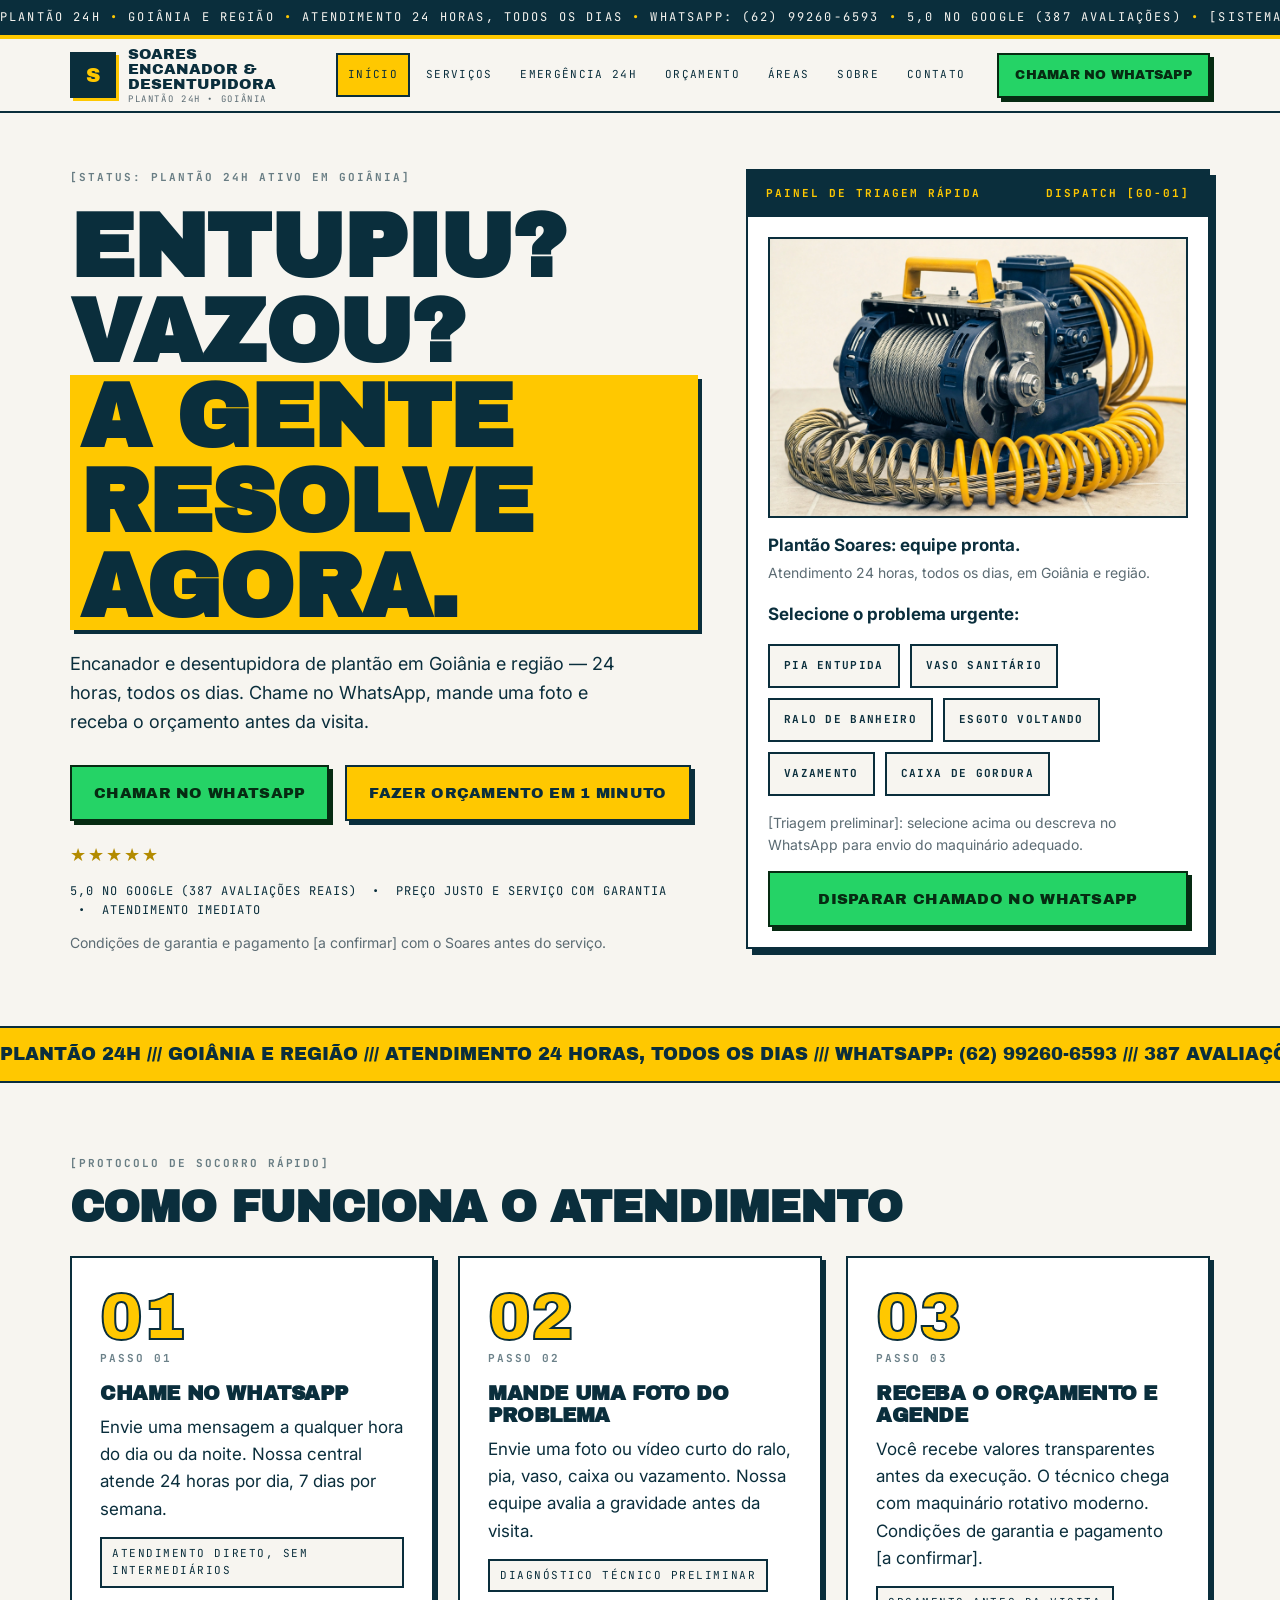
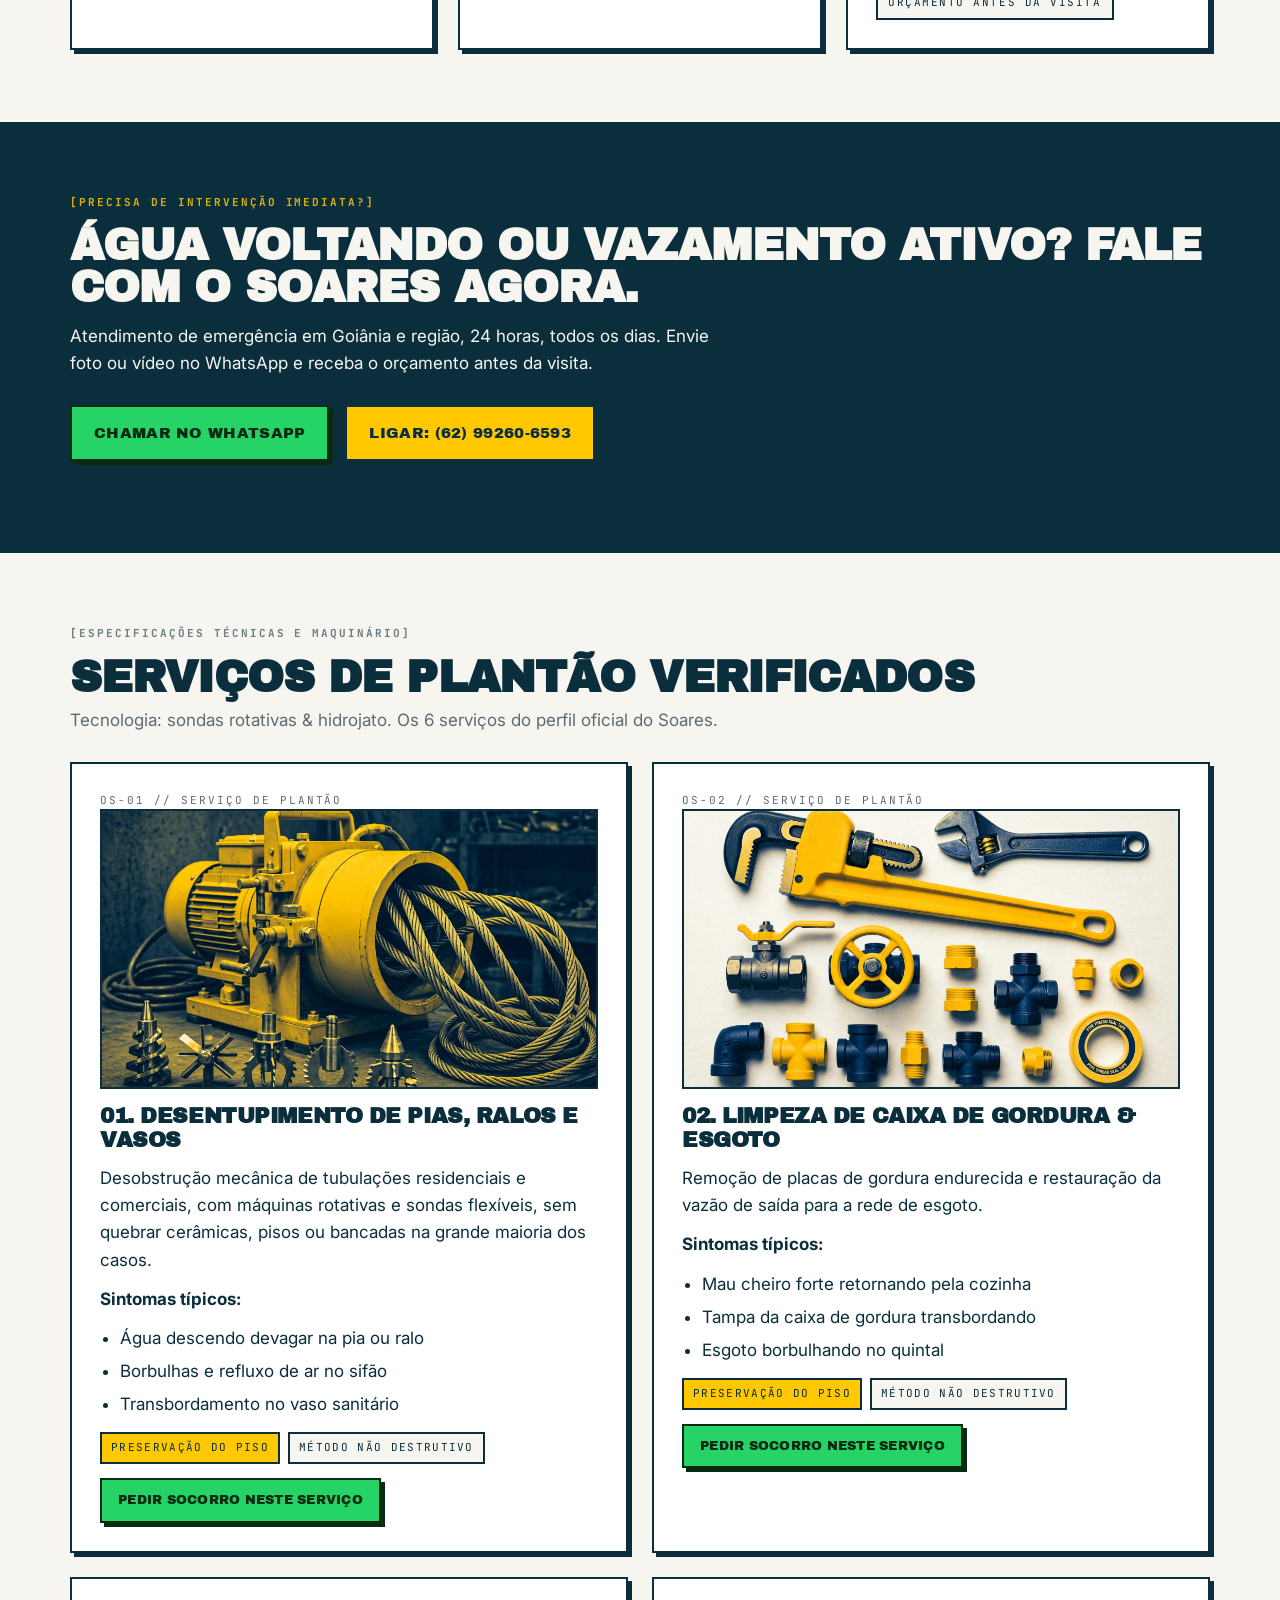
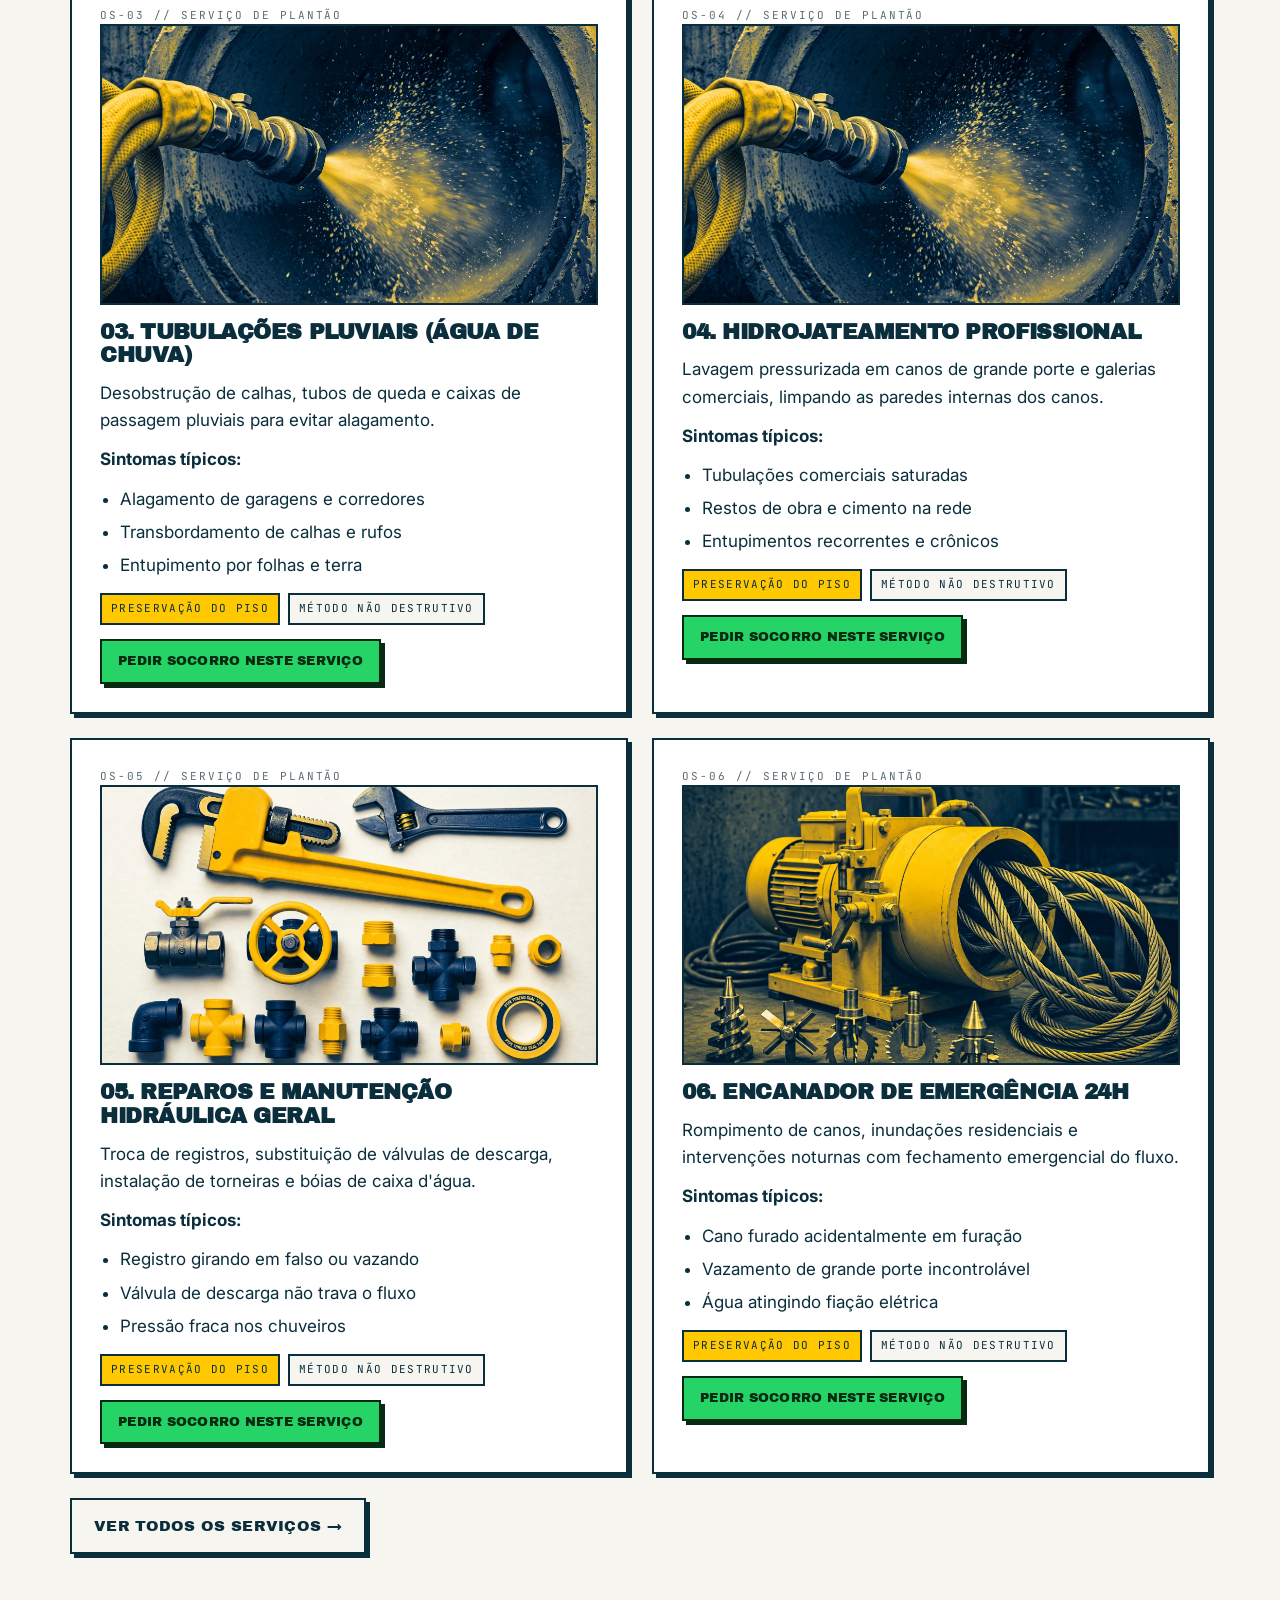
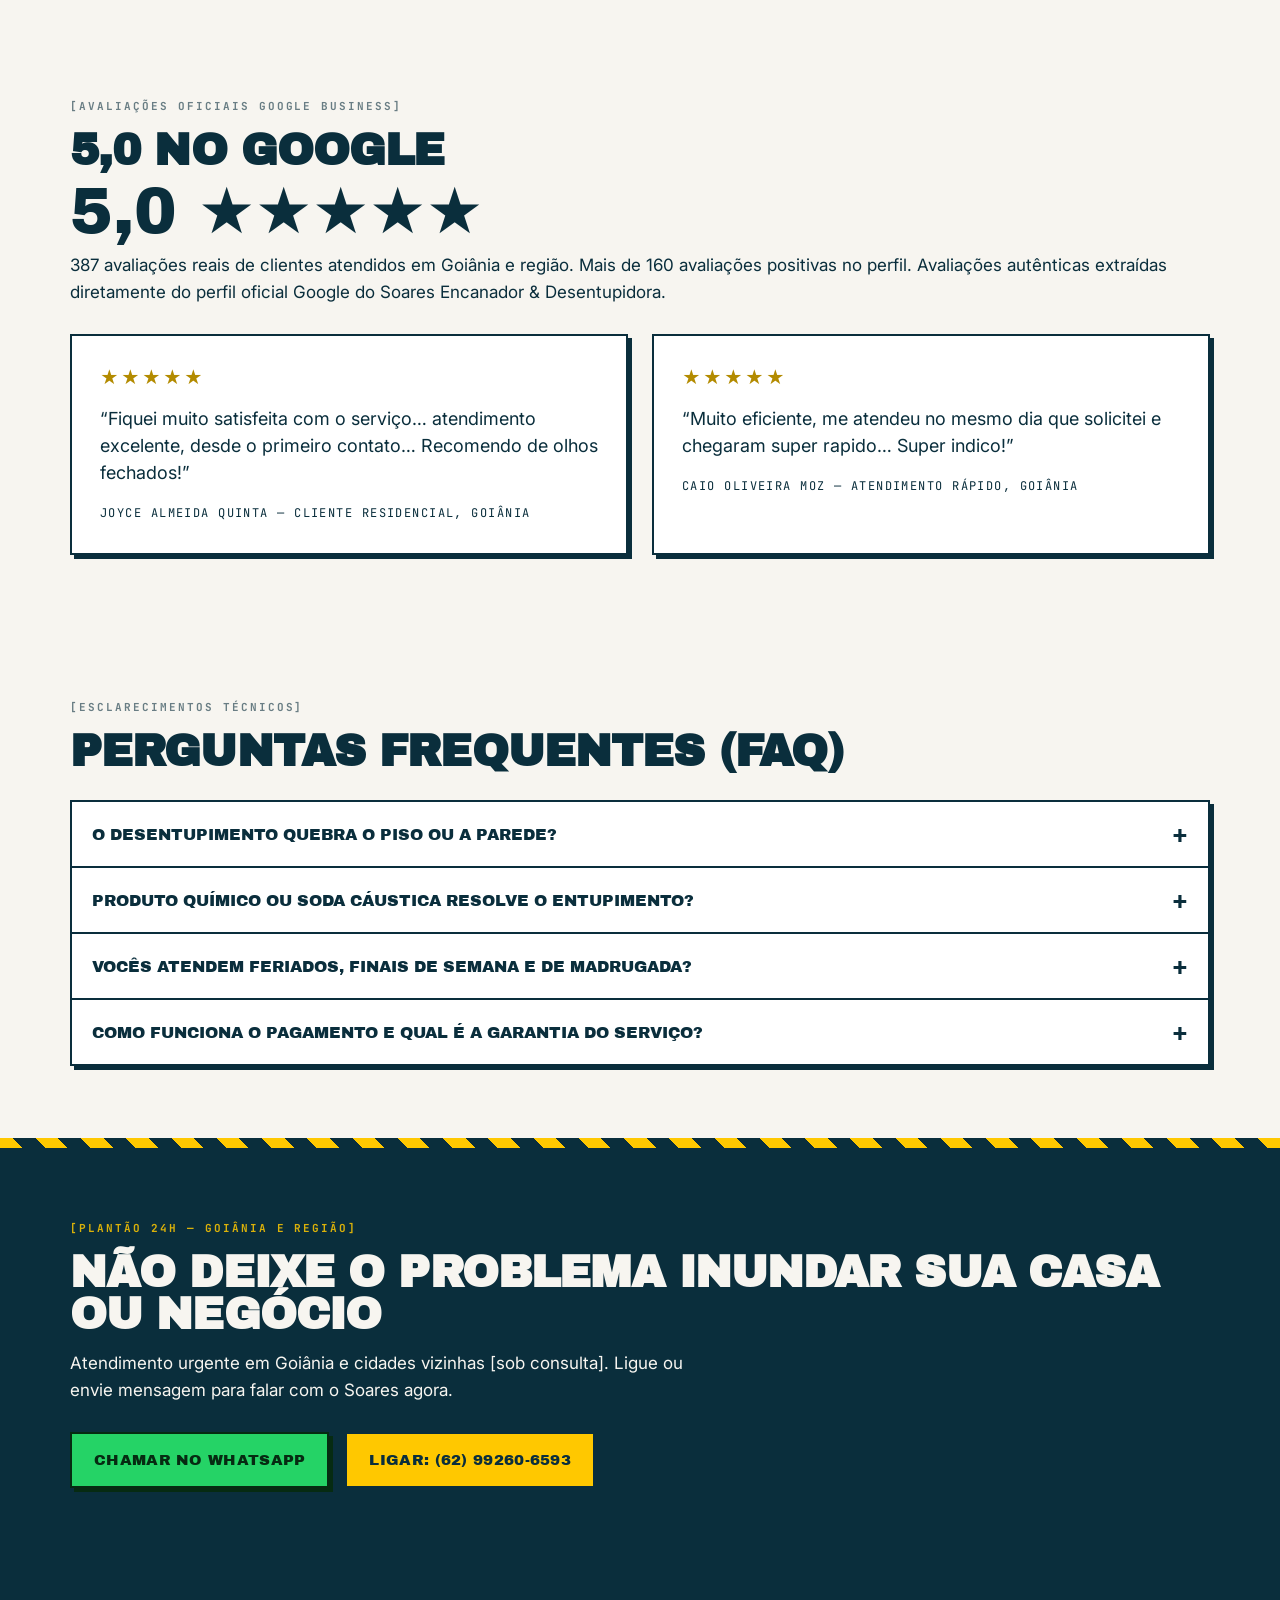
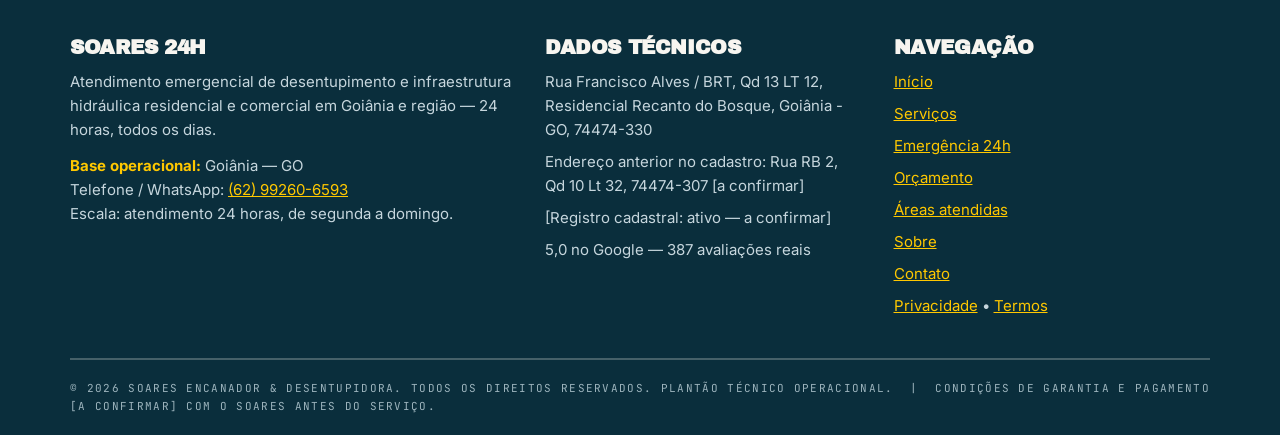
<file: index.html>
<!DOCTYPE html>
<html lang="pt-BR">
<head>
<meta charset="UTF-8">
<meta name="viewport" content="width=device-width, initial-scale=1.0">
<title>Início — Plantão 24h em Goiânia | Soares Encanador & Desentupidora</title>
<meta name="description" content="Encanador e desentupidora de plantão em Goiânia e região — 24 horas, todos os dias. Chame no WhatsApp, mande uma foto e receba o orçamento antes da visita.">
<meta property="og:title" content="Início — Plantão 24h em Goiânia | Soares Encanador & Desentupidora">
<meta property="og:description" content="Encanador e desentupidora de plantão em Goiânia e região — 24 horas, todos os dias. Chame no WhatsApp, mande uma foto e receba o orçamento antes da visita.">
<meta property="og:type" content="website">
<link rel="preconnect" href="https://fonts.googleapis.com">
<link rel="preconnect" href="https://fonts.gstatic.com" crossorigin>
<link href="https://fonts.googleapis.com/css2?family=Archivo+Black&family=Inter:wght@400;600;700&family=JetBrains+Mono:wght@700&display=swap" rel="stylesheet">
<link rel="stylesheet" href="assets/css/style.css">

</head>
<body>
<div class="ticker" aria-hidden="true"><div class="ticker-track"><span>PLANTÃO 24H <b>•</b> GOIÂNIA E REGIÃO <b>•</b> ATENDIMENTO 24 HORAS, TODOS OS DIAS <b>•</b> WHATSAPP: (62) 99260-6593 <b>•</b> 5,0 NO GOOGLE (387 AVALIAÇÕES) <b>•</b> [SISTEMA OPERACIONAL ATIVO] <b>•</b> </span><span>PLANTÃO 24H <b>•</b> GOIÂNIA E REGIÃO <b>•</b> ATENDIMENTO 24 HORAS, TODOS OS DIAS <b>•</b> WHATSAPP: (62) 99260-6593 <b>•</b> 5,0 NO GOOGLE (387 AVALIAÇÕES) <b>•</b> [SISTEMA OPERACIONAL ATIVO] <b>•</b> </span></div></div>
<header class="site"><div class="wrap nav">
<a class="logo" href="index.html" aria-label="Soares Encanador & Desentupidora — Início"><span class="logo-mark">S</span><span class="logo-txt">Soares<br>Encanador &amp;<br>Desentupidora<small>PLANTÃO 24H • GOIÂNIA</small></span></a>
<button class="burger" aria-label="Abrir menu" aria-expanded="false">☰</button>
<nav class="main" aria-label="Navegação principal"><a href="index.html" aria-current="page">Início</a><a href="servicos.html">Serviços</a><a href="emergencia-24h.html">Emergência 24h</a><a href="orcamento.html">Orçamento</a><a href="areas.html">Áreas</a><a href="sobre.html">Sobre</a><a href="contato.html">Contato</a></nav>
<a class="btn btn-wa btn-sm" href="https://wa.me/5562992606593" target="_blank" rel="noopener">Chamar no WhatsApp</a>
</div></header>
<main>

<section class="hero"><div class="wrap hero-grid"><div class="reveal">
<p class="tag">[Status: plantão 24h ativo em Goiânia]</p>
<h1>Entupiu? Vazou? <span class="hl">A gente resolve agora.</span></h1>
<p class="sub">Encanador e desentupidora de plantão em Goiânia e região — 24 horas, todos os dias. Chame no WhatsApp, mande uma foto e receba o orçamento antes da visita.</p>
<div class="cta-row"><a class="btn btn-wa" href="https://wa.me/5562992606593" target="_blank" rel="noopener">Chamar no WhatsApp</a><a class="btn" href="orcamento.html">Fazer orçamento em 1 minuto</a></div>
<p class="proof"><span class="stars">★★★★★</span> 5,0 no Google (387 avaliações reais) &nbsp;•&nbsp; Preço justo e serviço com garantia &nbsp;•&nbsp; Atendimento imediato</p>
<p class="note">Condições de garantia e pagamento [a confirmar] com o Soares antes do serviço.</p>
</div>
<div class="panel reveal"><div class="panel-head"><span class="tag">Painel de triagem rápida</span><span class="tag">Dispatch [GO-01]</span></div>
<div class="panel-body"><img src="assets/img/hero-equipamento.webp" alt="Máquina rotativa de desentupimento — imagem gerada (amostra), duotone amarelo/petróleo. Foto real do trabalho do Soares [a confirmar].">
<p style="margin-top:14px"><b>Plantão Soares: equipe pronta.</b><br><span class="note">Atendimento 24 horas, todos os dias, em Goiânia e região.</span></p>
<p style="margin-top:14px"><b>Selecione o problema urgente:</b></p><div class="chips"><a class="chip" href="orcamento.html" data-problem="Pia entupida">PIA ENTUPIDA</a><a class="chip" href="orcamento.html" data-problem="Vaso sanitário">VASO SANITÁRIO</a><a class="chip" href="orcamento.html" data-problem="Ralo de banheiro">RALO DE BANHEIRO</a><a class="chip" href="orcamento.html" data-problem="Esgoto voltando">ESGOTO VOLTANDO</a><a class="chip" href="orcamento.html" data-problem="Vazamento">VAZAMENTO</a><a class="chip" href="orcamento.html" data-problem="Caixa de gordura">CAIXA DE GORDURA</a></div>
<p class="note">[Triagem preliminar]: selecione acima ou descreva no WhatsApp para envio do maquinário adequado.</p>
<a class="btn btn-wa" style="width:100%;margin-top:14px" href="https://wa.me/5562992606593" target="_blank" rel="noopener">Disparar chamado no WhatsApp</a></div></div></div></section>
<div class="strip" aria-hidden="true"><div class="strip-track"><span>Plantão 24h /// Goiânia e região /// Atendimento 24 horas, todos os dias /// WhatsApp: (62) 99260-6593 /// 387 avaliações 5,0 estrelas /// Sem quebra-quebra desnecessário /// Desentupidora &amp; encanador profissional /// </span><span>Plantão 24h /// Goiânia e região /// Atendimento 24 horas, todos os dias /// WhatsApp: (62) 99260-6593 /// 387 avaliações 5,0 estrelas /// Sem quebra-quebra desnecessário /// Desentupidora &amp; encanador profissional /// </span></div></div>
<section><div class="wrap"><p class="tag">[Protocolo de socorro rápido]</p><h2 style="margin:14px 0 28px">Como funciona o atendimento</h2>
<div class="steps">
<article class="step"><p class="num">01</p><p class="tag">Passo 01</p><h3>Chame no WhatsApp</h3><p>Envie uma mensagem a qualquer hora do dia ou da noite. Nossa central atende 24 horas por dia, 7 dias por semana.</p><span class="pill">Atendimento direto, sem intermediários</span></article>
<article class="step"><p class="num">02</p><p class="tag">Passo 02</p><h3>Mande uma foto do problema</h3><p>Envie uma foto ou vídeo curto do ralo, pia, vaso, caixa ou vazamento. Nossa equipe avalia a gravidade antes da visita.</p><span class="pill">Diagnóstico técnico preliminar</span></article>
<article class="step"><p class="num">03</p><p class="tag">Passo 03</p><h3>Receba o orçamento e agende</h3><p>Você recebe valores transparentes antes da execução. O técnico chega com maquinário rotativo moderno. Condições de garantia e pagamento [a confirmar].</p><span class="pill">Orçamento antes da visita</span></article>
</div></div></section>
<section class="sec-dark"><div class="wrap"><p class="tag">[Precisa de intervenção imediata?]</p><h2 style="margin:14px 0">Água voltando ou vazamento ativo? Fale com o Soares agora.</h2><p style="max-width:640px">Atendimento de emergência em Goiânia e região, 24 horas, todos os dias. Envie foto ou vídeo no WhatsApp e receba o orçamento antes da visita.</p><div class="cta-row"><a class="btn btn-wa" href="https://wa.me/5562992606593" target="_blank" rel="noopener">Chamar no WhatsApp</a><a class="btn btn-light" href="tel:+5562992606593">Ligar: (62) 99260-6593</a></div></div></section>
<section><div class="wrap"><p class="tag">[Especificações técnicas e maquinário]</p><h2 style="margin:14px 0 8px">Serviços de plantão verificados</h2><p style="margin-bottom:28px;color:var(--steel)">Tecnologia: sondas rotativas &amp; hidrojato. Os 6 serviços do perfil oficial do Soares.</p>
<div class="svc-grid"><article class="svc"><p class="os">OS-01 // Serviço de plantão</p><img src="assets/img/equip-rotativa.webp" alt="Máquina rotativa — imagem gerada (amostra), duotone amarelo/petróleo." loading="lazy"><h3>01. Desentupimento de pias, ralos e vasos</h3><p>Desobstrução mecânica de tubulações residenciais e comerciais, com máquinas rotativas e sondas flexíveis, sem quebrar cerâmicas, pisos ou bancadas na grande maioria dos casos.</p><p style="margin-top:12px"><b>Sintomas típicos:</b></p><ul><li>Água descendo devagar na pia ou ralo</li><li>Borbulhas e refluxo de ar no sifão</li><li>Transbordamento no vaso sanitário</li></ul><div class="badges"><span class="badge y">Preservação do piso</span><span class="badge">Método não destrutivo</span></div><a class="btn btn-wa btn-sm" href="https://wa.me/5562992606593" target="_blank" rel="noopener">Pedir socorro neste serviço</a></article><article class="svc"><p class="os">OS-02 // Serviço de plantão</p><img src="assets/img/equip-ferramentas.webp" alt="Ferramentas de trabalho — imagem gerada (amostra), duotone amarelo/petróleo." loading="lazy"><h3>02. Limpeza de caixa de gordura &amp; esgoto</h3><p>Remoção de placas de gordura endurecida e restauração da vazão de saída para a rede de esgoto.</p><p style="margin-top:12px"><b>Sintomas típicos:</b></p><ul><li>Mau cheiro forte retornando pela cozinha</li><li>Tampa da caixa de gordura transbordando</li><li>Esgoto borbulhando no quintal</li></ul><div class="badges"><span class="badge y">Preservação do piso</span><span class="badge">Método não destrutivo</span></div><a class="btn btn-wa btn-sm" href="https://wa.me/5562992606593" target="_blank" rel="noopener">Pedir socorro neste serviço</a></article><article class="svc"><p class="os">OS-03 // Serviço de plantão</p><img src="assets/img/equip-hidrojato.webp" alt="Hidrojateamento — imagem gerada (amostra), duotone amarelo/petróleo." loading="lazy"><h3>03. Tubulações pluviais (água de chuva)</h3><p>Desobstrução de calhas, tubos de queda e caixas de passagem pluviais para evitar alagamento.</p><p style="margin-top:12px"><b>Sintomas típicos:</b></p><ul><li>Alagamento de garagens e corredores</li><li>Transbordamento de calhas e rufos</li><li>Entupimento por folhas e terra</li></ul><div class="badges"><span class="badge y">Preservação do piso</span><span class="badge">Método não destrutivo</span></div><a class="btn btn-wa btn-sm" href="https://wa.me/5562992606593" target="_blank" rel="noopener">Pedir socorro neste serviço</a></article><article class="svc"><p class="os">OS-04 // Serviço de plantão</p><img src="assets/img/equip-hidrojato.webp" alt="Hidrojateamento — imagem gerada (amostra), duotone amarelo/petróleo." loading="lazy"><h3>04. Hidrojateamento profissional</h3><p>Lavagem pressurizada em canos de grande porte e galerias comerciais, limpando as paredes internas dos canos.</p><p style="margin-top:12px"><b>Sintomas típicos:</b></p><ul><li>Tubulações comerciais saturadas</li><li>Restos de obra e cimento na rede</li><li>Entupimentos recorrentes e crônicos</li></ul><div class="badges"><span class="badge y">Preservação do piso</span><span class="badge">Método não destrutivo</span></div><a class="btn btn-wa btn-sm" href="https://wa.me/5562992606593" target="_blank" rel="noopener">Pedir socorro neste serviço</a></article><article class="svc"><p class="os">OS-05 // Serviço de plantão</p><img src="assets/img/equip-ferramentas.webp" alt="Ferramentas de trabalho — imagem gerada (amostra), duotone amarelo/petróleo." loading="lazy"><h3>05. Reparos e manutenção hidráulica geral</h3><p>Troca de registros, substituição de válvulas de descarga, instalação de torneiras e bóias de caixa d'água.</p><p style="margin-top:12px"><b>Sintomas típicos:</b></p><ul><li>Registro girando em falso ou vazando</li><li>Válvula de descarga não trava o fluxo</li><li>Pressão fraca nos chuveiros</li></ul><div class="badges"><span class="badge y">Preservação do piso</span><span class="badge">Método não destrutivo</span></div><a class="btn btn-wa btn-sm" href="https://wa.me/5562992606593" target="_blank" rel="noopener">Pedir socorro neste serviço</a></article><article class="svc"><p class="os">OS-06 // Serviço de plantão</p><img src="assets/img/equip-rotativa.webp" alt="Máquina rotativa — imagem gerada (amostra), duotone amarelo/petróleo." loading="lazy"><h3>06. Encanador de emergência 24h</h3><p>Rompimento de canos, inundações residenciais e intervenções noturnas com fechamento emergencial do fluxo.</p><p style="margin-top:12px"><b>Sintomas típicos:</b></p><ul><li>Cano furado acidentalmente em furação</li><li>Vazamento de grande porte incontrolável</li><li>Água atingindo fiação elétrica</li></ul><div class="badges"><span class="badge y">Preservação do piso</span><span class="badge">Método não destrutivo</span></div><a class="btn btn-wa btn-sm" href="https://wa.me/5562992606593" target="_blank" rel="noopener">Pedir socorro neste serviço</a></article></div>
<p style="margin-top:24px"><a class="btn btn-ghost" href="servicos.html">Ver todos os serviços →</a></p></div></section>
<section><div class="wrap"><p class="tag">[Avaliações oficiais Google Business]</p><h2 style="margin:14px 0 8px">5,0 no Google</h2><p class="big-rate">5,0 ★★★★★</p><p style="margin:8px 0 28px">387 avaliações reais de clientes atendidos em Goiânia e região. Mais de 160 avaliações positivas no perfil. Avaliações autênticas extraídas diretamente do perfil oficial Google do Soares Encanador &amp; Desentupidora.</p><div class="reviews">
<article class="review"><p class="stars" aria-label="5 de 5 estrelas">★★★★★</p><blockquote>“Fiquei muito satisfeita com o serviço… atendimento excelente, desde o primeiro contato… Recomendo de olhos fechados!”</blockquote><cite>Joyce Almeida Quinta — Cliente residencial, Goiânia</cite></article>
<article class="review"><p class="stars" aria-label="5 de 5 estrelas">★★★★★</p><blockquote>“Muito eficiente, me atendeu no mesmo dia que solicitei e chegaram super rapido… Super indico!”</blockquote><cite>Caio Oliveira Moz — Atendimento rápido, Goiânia</cite></article>
</div></div></section>
<section><div class="wrap"><p class="tag">[Esclarecimentos técnicos]</p><h2 style="margin:14px 0 28px">Perguntas frequentes (FAQ)</h2>
<div class="faq"><div class="faq-item"><button class="faq-q" type="button" aria-expanded="false"><span>O desentupimento quebra o piso ou a parede?</span><span class="pm" aria-hidden="true">+</span></button><div class="faq-a"><p>Na grande maioria dos casos, não. Utilizamos máquinas com sondas espirais flexíveis que desobstruem sem quebrar piso ou parede. Se algum caso exigir abertura, isso é combinado com você antes — nada é feito sem a sua aprovação.</p></div></div><div class="faq-item"><button class="faq-q" type="button" aria-expanded="false"><span>Produto químico ou soda cáustica resolve o entupimento?</span><span class="pm" aria-hidden="true">+</span></button><div class="faq-a"><p>Alerta de risco: não recomendamos o uso de soda cáustica. A soda reage com a gordura acumulada formando uma massa endurecida, e pode danificar juntas e tubulações. O desentupimento mecânico é o método seguro.</p></div></div><div class="faq-item"><button class="faq-q" type="button" aria-expanded="false"><span>Vocês atendem feriados, finais de semana e de madrugada?</span><span class="pm" aria-hidden="true">+</span></button><div class="faq-a"><p>Sim, plantão 24 horas, todos os dias — inclusive sábados, domingos e feriados, em qualquer horário.</p></div></div><div class="faq-item"><button class="faq-q" type="button" aria-expanded="false"><span>Como funciona o pagamento e qual é a garantia do serviço?</span><span class="pm" aria-hidden="true">+</span></button><div class="faq-a"><p>O orçamento é combinado com você no WhatsApp antes do serviço, após ver a foto e o local. Condições de pagamento e garantia [a confirmar] com o Soares para o seu caso — nada é cobrado sem a sua aprovação prévia.</p></div></div></div>
</div></section>
<div class="hazard" aria-hidden="true"></div><section class="sec-dark"><div class="wrap"><p class="tag">[Plantão 24h — Goiânia e região]</p><h2 style="margin:14px 0">Não deixe o problema inundar sua casa ou negócio</h2><p style="max-width:640px">Atendimento urgente em Goiânia e cidades vizinhas [sob consulta]. Ligue ou envie mensagem para falar com o Soares agora.</p><div class="cta-row"><a class="btn btn-wa" href="https://wa.me/5562992606593" target="_blank" rel="noopener">Chamar no WhatsApp</a><a class="btn btn-light" href="tel:+5562992606593">Ligar: (62) 99260-6593</a></div></div></section>

</main>
<footer><div class="wrap"><div class="fgrid">
<div><h3>Soares 24h</h3><p style="margin-top:12px">Atendimento emergencial de desentupimento e infraestrutura hidráulica residencial e comercial em Goiânia e região — 24 horas, todos os dias.</p><p style="margin-top:12px"><b style="color:var(--yellow)">Base operacional:</b> Goiânia — GO</p><p>Telefone / WhatsApp: <a href="tel:+5562992606593">(62) 99260-6593</a></p><p>Escala: atendimento 24 horas, de segunda a domingo.</p></div>
<div><h3>Dados técnicos</h3><ul style="margin-top:12px"><li>Rua Francisco Alves / BRT, Qd 13 LT 12, Residencial Recanto do Bosque, Goiânia - GO, 74474-330</li><li>Endereço anterior no cadastro: Rua RB 2, Qd 10 Lt 32, 74474-307 [a confirmar]</li><li>[Registro cadastral: ativo — a confirmar]</li><li>5,0 no Google — 387 avaliações reais</li></ul></div>
<div><h3>Navegação</h3><ul style="margin-top:12px"><li><a href="index.html">Início</a></li><li><a href="servicos.html">Serviços</a></li><li><a href="emergencia-24h.html">Emergência 24h</a></li><li><a href="orcamento.html">Orçamento</a></li><li><a href="areas.html">Áreas atendidas</a></li><li><a href="sobre.html">Sobre</a></li><li><a href="contato.html">Contato</a></li><li><a href="privacidade.html">Privacidade</a> • <a href="termos.html">Termos</a></li></ul></div>
</div><div class="f-bottom">© 2026 Soares Encanador & Desentupidora. Todos os direitos reservados. Plantão técnico operacional. &nbsp;|&nbsp; Condições de garantia e pagamento [a confirmar] com o Soares antes do serviço.</div></div></footer>
<div class="sticky-bar" role="navigation" aria-label="Ações rápidas"><a class="wa" href="https://wa.me/5562992606593" target="_blank" rel="noopener">WhatsApp</a><a class="call" href="tel:+5562992606593">Ligar</a></div>
<script src="assets/js/main.js"></script>
</body>
</html>
</file>
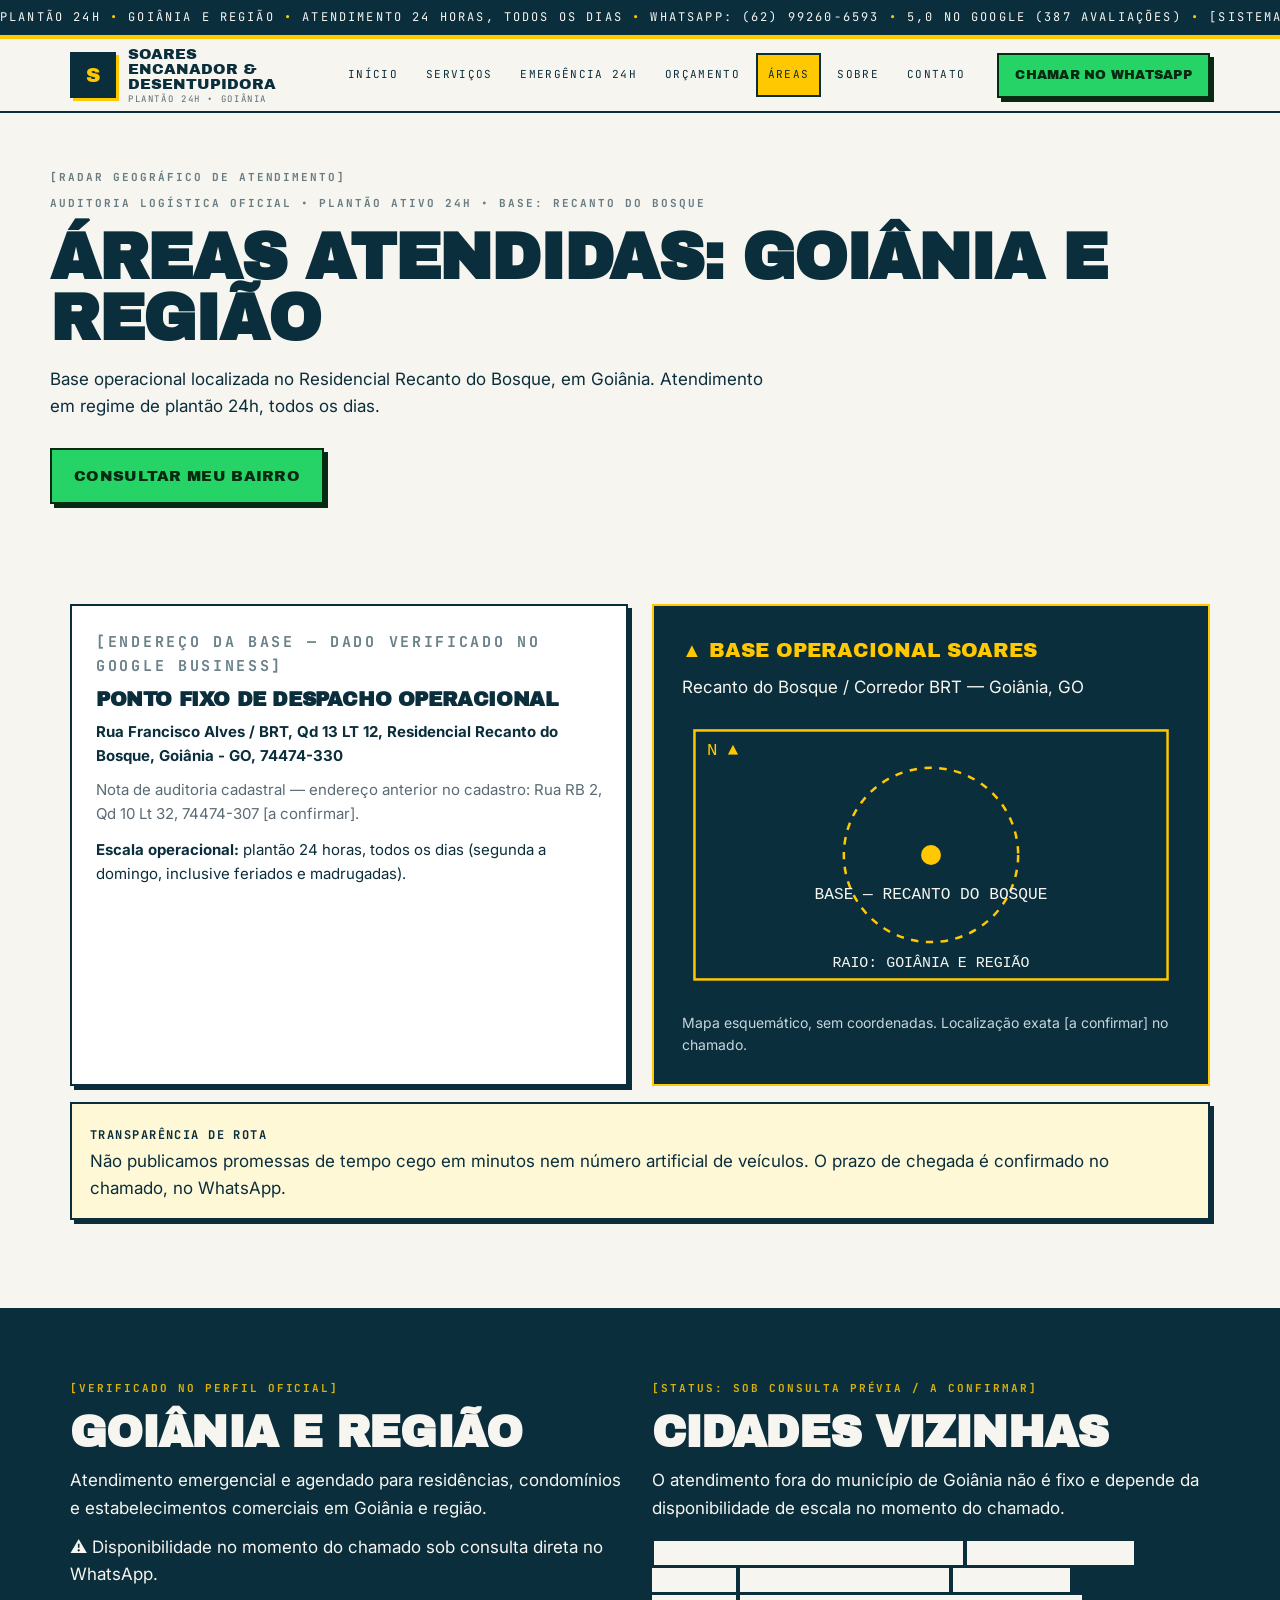
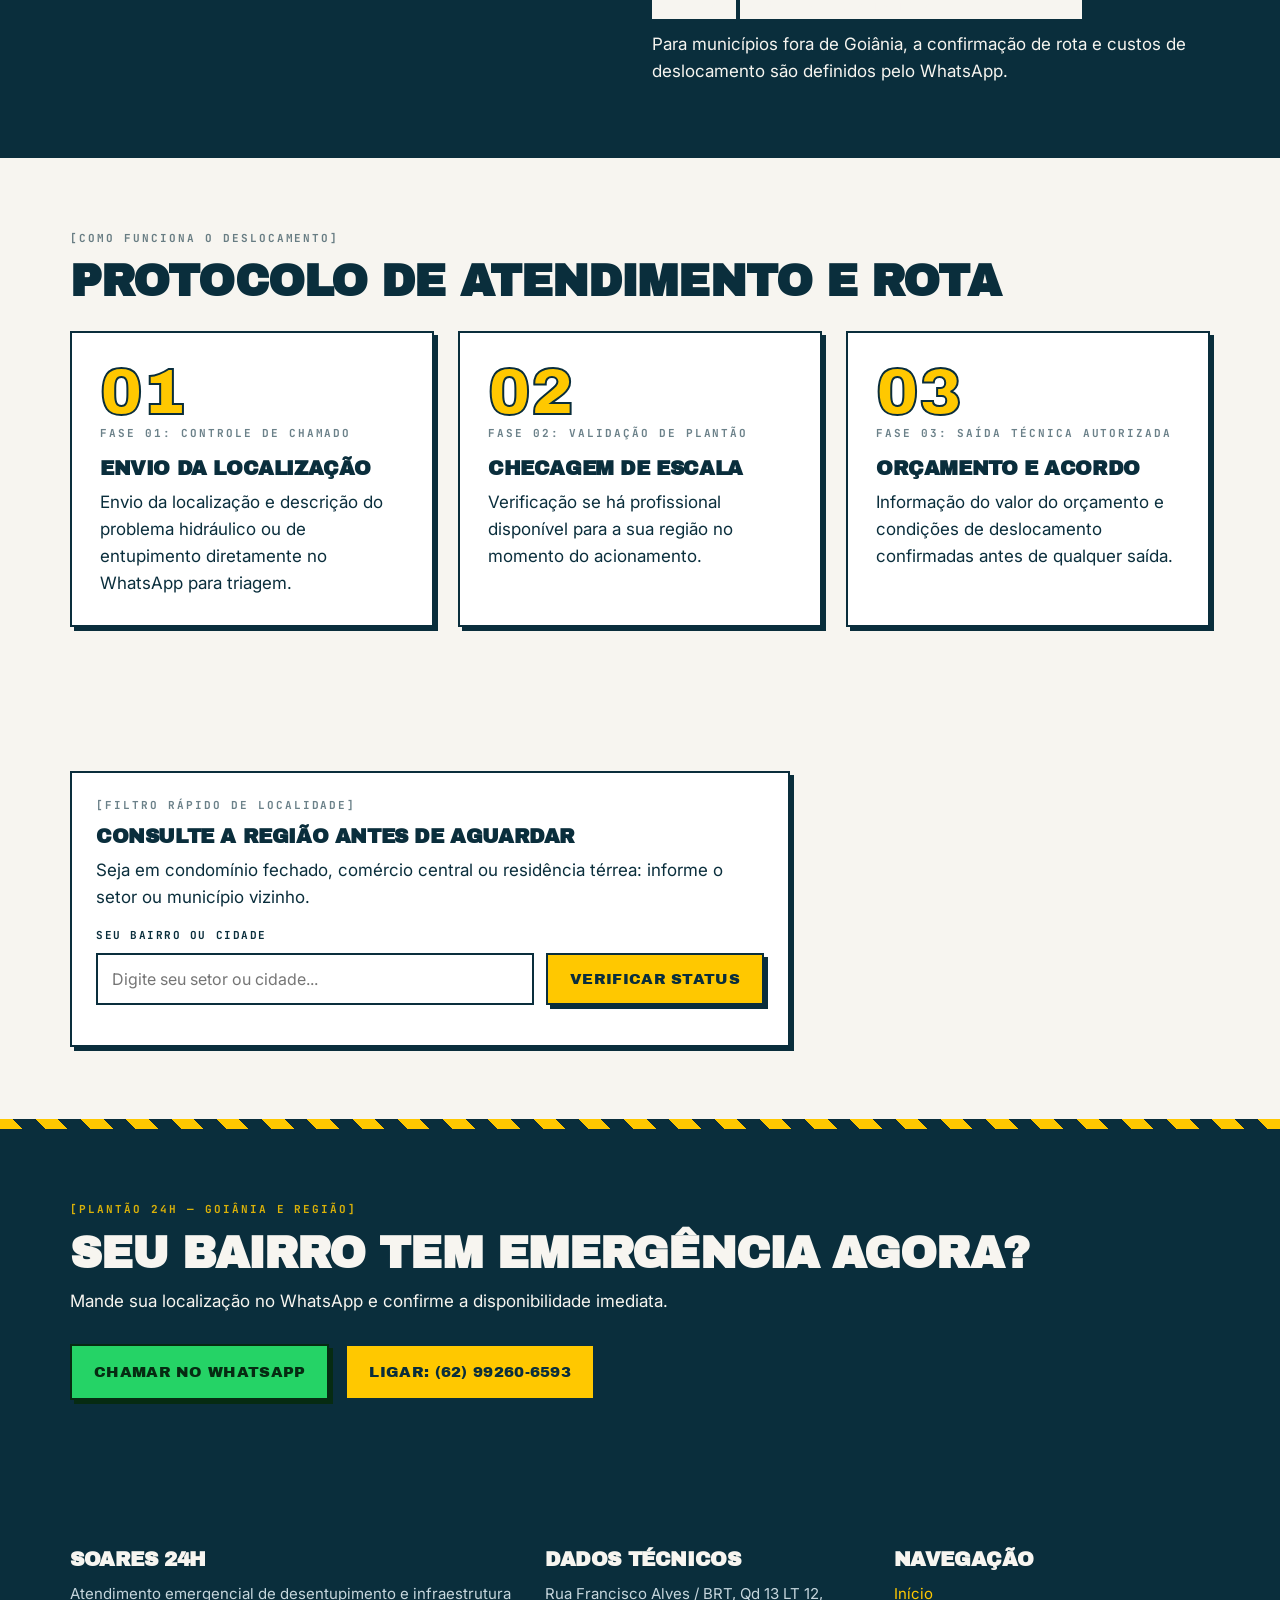
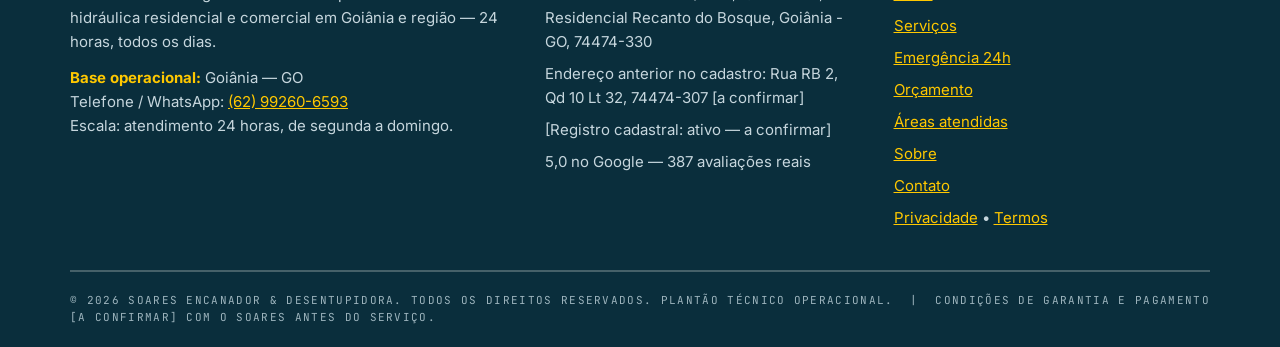
<file: areas.html>
<!DOCTYPE html>
<html lang="pt-BR">
<head>
<meta charset="UTF-8">
<meta name="viewport" content="width=device-width, initial-scale=1.0">
<title>Áreas atendidas — Goiânia e região | Soares Encanador & Desentupidora</title>
<meta name="description" content="Goiânia e região: base no Recanto do Bosque. Cidades vizinhas sob consulta. Verifique sua localidade.">
<meta property="og:title" content="Áreas atendidas — Goiânia e região | Soares Encanador & Desentupidora">
<meta property="og:description" content="Goiânia e região: base no Recanto do Bosque. Cidades vizinhas sob consulta. Verifique sua localidade.">
<meta property="og:type" content="website">
<link rel="preconnect" href="https://fonts.googleapis.com">
<link rel="preconnect" href="https://fonts.gstatic.com" crossorigin>
<link href="https://fonts.googleapis.com/css2?family=Archivo+Black&family=Inter:wght@400;600;700&family=JetBrains+Mono:wght@700&display=swap" rel="stylesheet">
<link rel="stylesheet" href="assets/css/style.css">

</head>
<body>
<div class="ticker" aria-hidden="true"><div class="ticker-track"><span>PLANTÃO 24H <b>•</b> GOIÂNIA E REGIÃO <b>•</b> ATENDIMENTO 24 HORAS, TODOS OS DIAS <b>•</b> WHATSAPP: (62) 99260-6593 <b>•</b> 5,0 NO GOOGLE (387 AVALIAÇÕES) <b>•</b> [SISTEMA OPERACIONAL ATIVO] <b>•</b> </span><span>PLANTÃO 24H <b>•</b> GOIÂNIA E REGIÃO <b>•</b> ATENDIMENTO 24 HORAS, TODOS OS DIAS <b>•</b> WHATSAPP: (62) 99260-6593 <b>•</b> 5,0 NO GOOGLE (387 AVALIAÇÕES) <b>•</b> [SISTEMA OPERACIONAL ATIVO] <b>•</b> </span></div></div>
<header class="site"><div class="wrap nav">
<a class="logo" href="index.html" aria-label="Soares Encanador & Desentupidora — Início"><span class="logo-mark">S</span><span class="logo-txt">Soares<br>Encanador &amp;<br>Desentupidora<small>PLANTÃO 24H • GOIÂNIA</small></span></a>
<button class="burger" aria-label="Abrir menu" aria-expanded="false">☰</button>
<nav class="main" aria-label="Navegação principal"><a href="index.html">Início</a><a href="servicos.html">Serviços</a><a href="emergencia-24h.html">Emergência 24h</a><a href="orcamento.html">Orçamento</a><a href="areas.html" aria-current="page">Áreas</a><a href="sobre.html">Sobre</a><a href="contato.html">Contato</a></nav>
<a class="btn btn-wa btn-sm" href="https://wa.me/5562992606593" target="_blank" rel="noopener">Chamar no WhatsApp</a>
</div></header>
<main>

<div class="wrap page-head"><p class="tag">[Radar geográfico de atendimento]</p><p class="tag" style="margin-top:8px">Auditoria logística oficial • Plantão ativo 24h • Base: Recanto do Bosque</p><h1>Áreas atendidas: Goiânia e região</h1><p style="max-width:720px">Base operacional localizada no Residencial Recanto do Bosque, em Goiânia. Atendimento em regime de plantão 24h, todos os dias.</p><div class="cta-row"><a class="btn btn-wa" href="https://wa.me/5562992606593" target="_blank" rel="noopener">Consultar meu bairro</a></div></div>
<section><div class="wrap"><div class="grid2">
<div class="card"><p class="tag">[Endereço da base — dado verificado no Google Business]</p><h3 style="margin-top:10px">Ponto fixo de despacho operacional</h3><p><b>Rua Francisco Alves / BRT, Qd 13 LT 12, Residencial Recanto do Bosque, Goiânia - GO, 74474-330</b></p><p class="note" style="margin-top:10px">Nota de auditoria cadastral — endereço anterior no cadastro: Rua RB 2, Qd 10 Lt 32, 74474-307 [a confirmar].</p><p style="margin-top:12px"><b>Escala operacional:</b> plantão 24 horas, todos os dias (segunda a domingo, inclusive feriados e madrugadas).</p></div>
<div class="mapbox"><p class="pin">▲ Base operacional Soares</p><p style="margin-top:8px">Recanto do Bosque / Corredor BRT — Goiânia, GO</p>
<svg viewBox="0 0 400 220" role="img" aria-label="Mapa esquemático de Goiânia com a base no Recanto do Bosque e o raio de atendimento Goiânia e região"><rect x="10" y="10" width="380" height="200" fill="none" stroke="#FFC800" stroke-width="2"/><circle cx="200" cy="110" r="70" fill="none" stroke="#FFC800" stroke-width="2" stroke-dasharray="6 6"/><circle cx="200" cy="110" r="8" fill="#FFC800"/><text x="200" y="145" fill="#F7F5F0" font-size="13" text-anchor="middle" font-family="monospace">BASE — RECANTO DO BOSQUE</text><text x="200" y="200" fill="#F7F5F0" font-size="12" text-anchor="middle" font-family="monospace">RAIO: GOIÂNIA E REGIÃO</text><text x="20" y="30" fill="#FFC800" font-size="14" font-family="monospace">N ▲</text></svg>
<p class="note" style="color:#c6d6dd">Mapa esquemático, sem coordenadas. Localização exata [a confirmar] no chamado.</p></div>
</div>
<div class="confirm"><b>Transparência de rota</b><p>Não publicamos promessas de tempo cego em minutos nem número artificial de veículos. O prazo de chegada é confirmado no chamado, no WhatsApp.</p></div></div></section>
<section class="sec-dark"><div class="wrap"><div class="grid2">
<div><p class="tag">[Verificado no perfil oficial]</p><h2 style="margin:14px 0">Goiânia e região</h2><p>Atendimento emergencial e agendado para residências, condomínios e estabelecimentos comerciais em Goiânia e região.</p><p style="margin-top:12px">⚠️ Disponibilidade no momento do chamado sob consulta direta no WhatsApp.</p></div>
<div><p class="tag">[Status: sob consulta prévia / a confirmar]</p><h2 style="margin:14px 0">Cidades vizinhas</h2><p>O atendimento fora do município de Goiânia não é fixo e depende da disponibilidade de escala no momento do chamado.</p><div class="badges" style="margin-top:16px"><span class="badge">Aparecida de Goiânia [sob consulta]</span><span class="badge">Senador Canedo [sob consulta]</span><span class="badge">Trindade [sob consulta]</span><span class="badge">Goianira [sob consulta]</span><span class="badge">Anápolis (rota especial) [sob consulta]</span></div><p style="margin-top:12px">Para municípios fora de Goiânia, a confirmação de rota e custos de deslocamento são definidos pelo WhatsApp.</p></div>
</div></div></section>
<section><div class="wrap"><p class="tag">[Como funciona o deslocamento]</p><h2 style="margin:14px 0 28px">Protocolo de atendimento e rota</h2><div class="steps">
<article class="step"><p class="num">01</p><p class="tag">Fase 01: controle de chamado</p><h3>Envio da localização</h3><p>Envio da localização e descrição do problema hidráulico ou de entupimento diretamente no WhatsApp para triagem.</p></article>
<article class="step"><p class="num">02</p><p class="tag">Fase 02: validação de plantão</p><h3>Checagem de escala</h3><p>Verificação se há profissional disponível para a sua região no momento do acionamento.</p></article>
<article class="step"><p class="num">03</p><p class="tag">Fase 03: saída técnica autorizada</p><h3>Orçamento e acordo</h3><p>Informação do valor do orçamento e condições de deslocamento confirmadas antes de qualquer saída.</p></article>
</div></div></section>
<section><div class="wrap"><div class="filter-box"><p class="tag">[Filtro rápido de localidade]</p><h3 style="margin:10px 0">Consulte a região antes de aguardar</h3><p style="margin-bottom:16px">Seja em condomínio fechado, comércio central ou residência térrea: informe o setor ou município vizinho.</p>
<form id="areaFilter"><label for="areaInput">Seu bairro ou cidade</label><div class="filter-row"><input type="text" id="areaInput" placeholder="Digite seu setor ou cidade..." autocomplete="address-level2"><button class="btn" type="submit">Verificar status</button></div></form>
<p class="filter-result" id="areaResult" aria-live="polite"></p></div></div></section>
<div class="hazard" aria-hidden="true"></div><section class="sec-dark"><div class="wrap"><p class="tag">[Plantão 24h — Goiânia e região]</p><h2 style="margin:14px 0">Seu bairro tem emergência agora?</h2><p style="max-width:640px">Mande sua localização no WhatsApp e confirme a disponibilidade imediata.</p><div class="cta-row"><a class="btn btn-wa" href="https://wa.me/5562992606593" target="_blank" rel="noopener">Chamar no WhatsApp</a><a class="btn btn-light" href="tel:+5562992606593">Ligar: (62) 99260-6593</a></div></div></section>

</main>
<footer><div class="wrap"><div class="fgrid">
<div><h3>Soares 24h</h3><p style="margin-top:12px">Atendimento emergencial de desentupimento e infraestrutura hidráulica residencial e comercial em Goiânia e região — 24 horas, todos os dias.</p><p style="margin-top:12px"><b style="color:var(--yellow)">Base operacional:</b> Goiânia — GO</p><p>Telefone / WhatsApp: <a href="tel:+5562992606593">(62) 99260-6593</a></p><p>Escala: atendimento 24 horas, de segunda a domingo.</p></div>
<div><h3>Dados técnicos</h3><ul style="margin-top:12px"><li>Rua Francisco Alves / BRT, Qd 13 LT 12, Residencial Recanto do Bosque, Goiânia - GO, 74474-330</li><li>Endereço anterior no cadastro: Rua RB 2, Qd 10 Lt 32, 74474-307 [a confirmar]</li><li>[Registro cadastral: ativo — a confirmar]</li><li>5,0 no Google — 387 avaliações reais</li></ul></div>
<div><h3>Navegação</h3><ul style="margin-top:12px"><li><a href="index.html">Início</a></li><li><a href="servicos.html">Serviços</a></li><li><a href="emergencia-24h.html">Emergência 24h</a></li><li><a href="orcamento.html">Orçamento</a></li><li><a href="areas.html">Áreas atendidas</a></li><li><a href="sobre.html">Sobre</a></li><li><a href="contato.html">Contato</a></li><li><a href="privacidade.html">Privacidade</a> • <a href="termos.html">Termos</a></li></ul></div>
</div><div class="f-bottom">© 2026 Soares Encanador & Desentupidora. Todos os direitos reservados. Plantão técnico operacional. &nbsp;|&nbsp; Condições de garantia e pagamento [a confirmar] com o Soares antes do serviço.</div></div></footer>
<div class="sticky-bar" role="navigation" aria-label="Ações rápidas"><a class="wa" href="https://wa.me/5562992606593" target="_blank" rel="noopener">WhatsApp</a><a class="call" href="tel:+5562992606593">Ligar</a></div>
<script src="assets/js/main.js"></script>
</body>
</html>
</file>
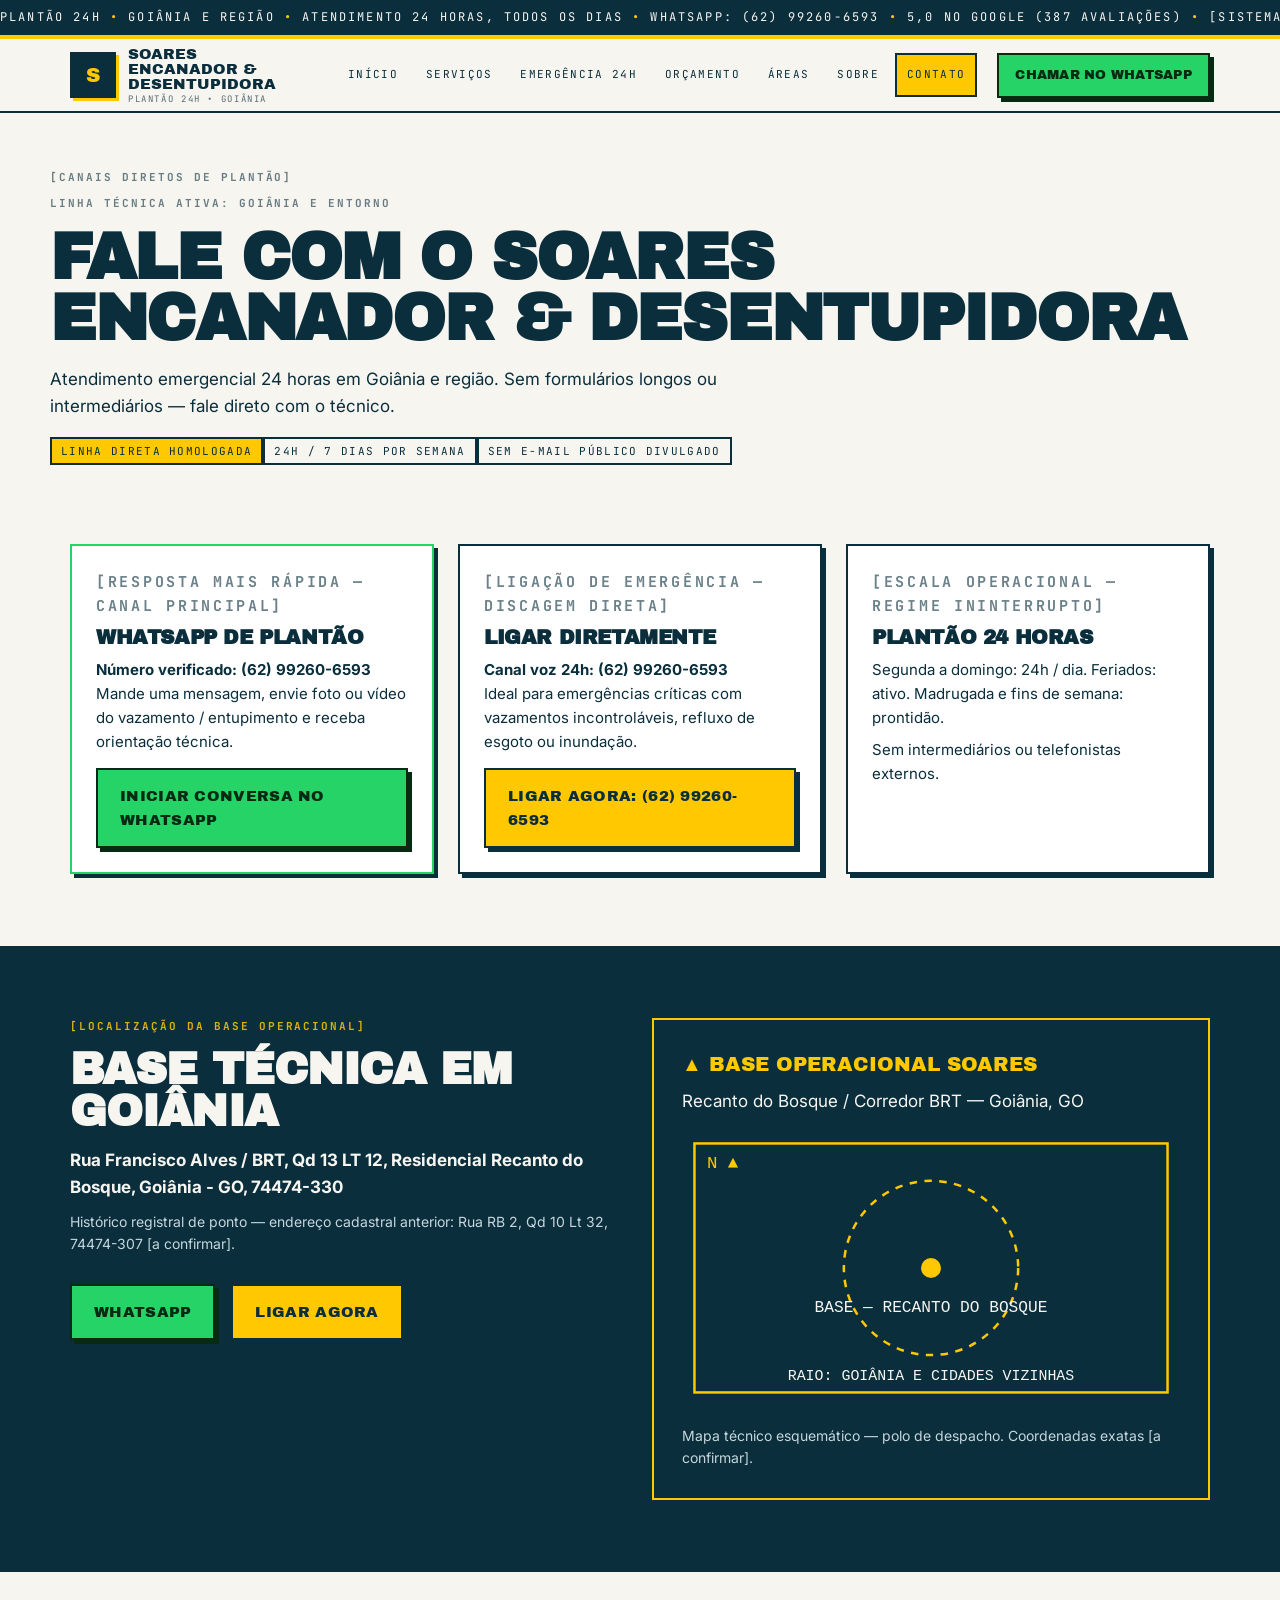
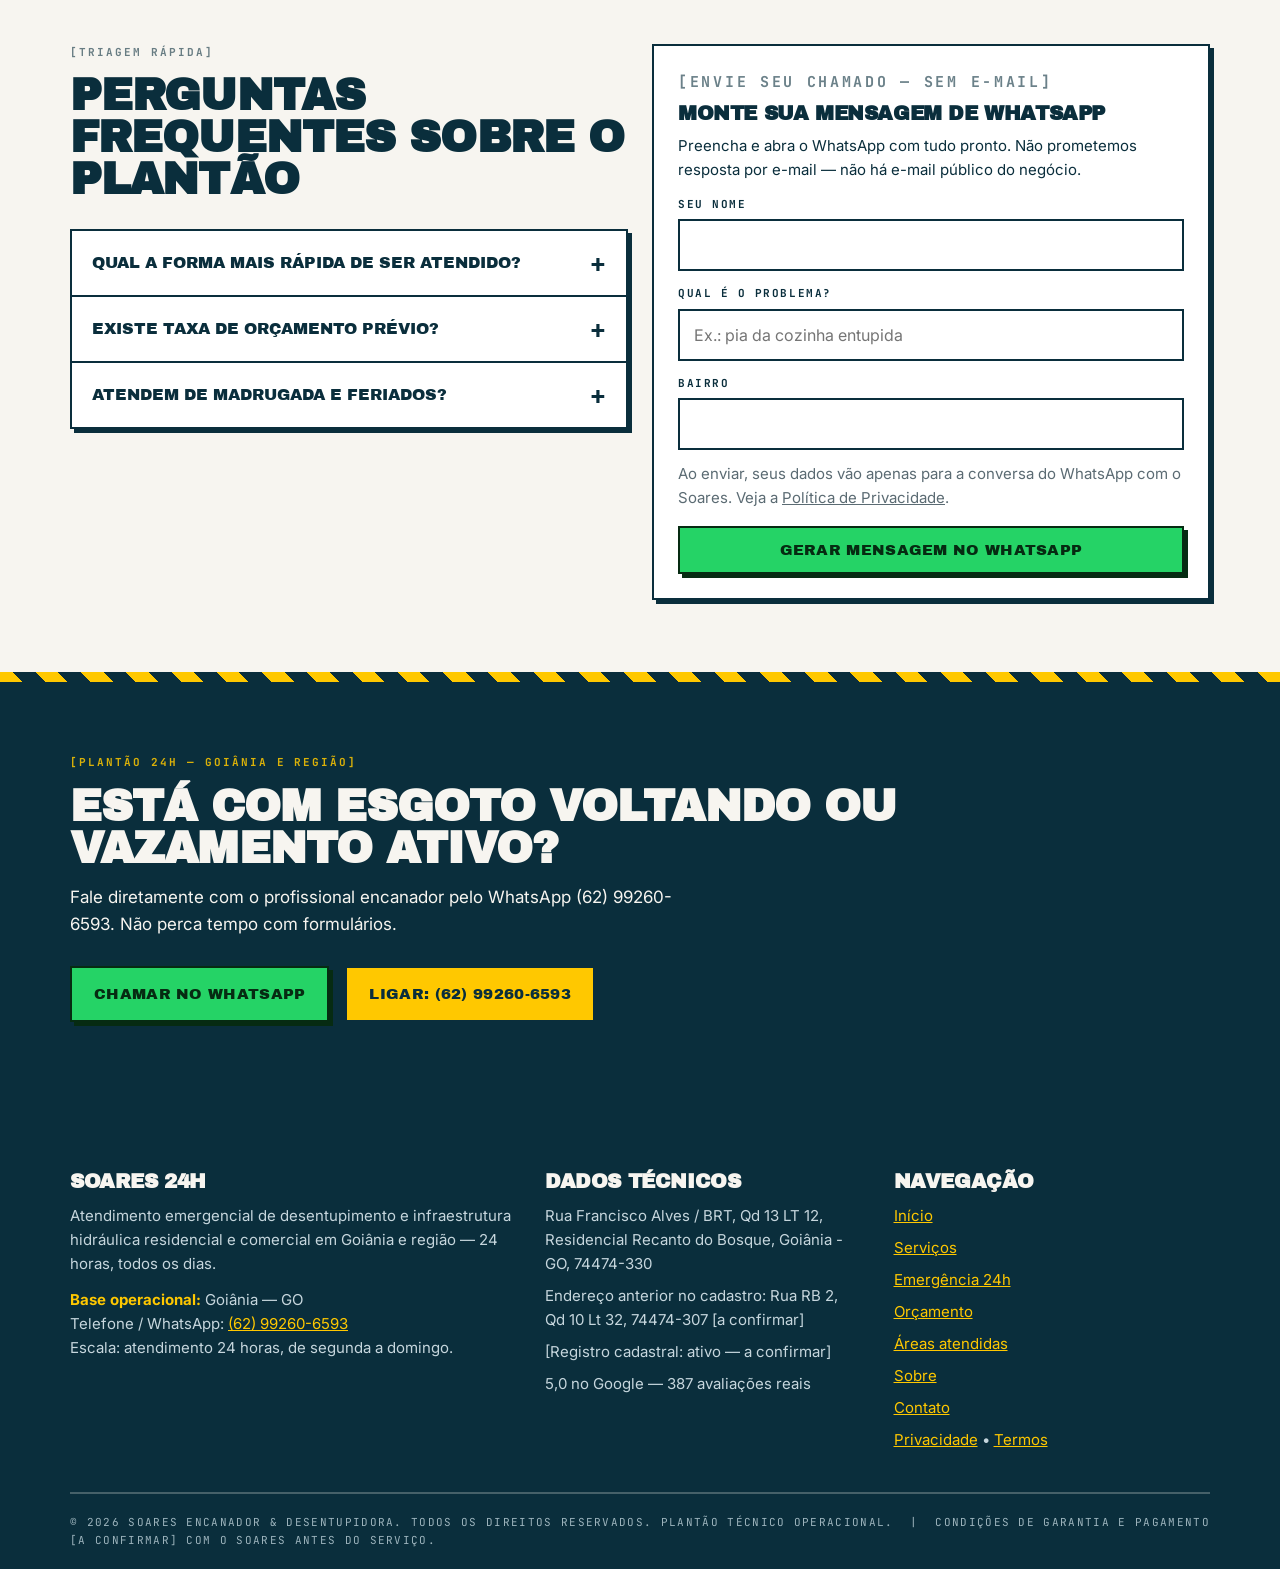
<file: contato.html>
<!DOCTYPE html>
<html lang="pt-BR">
<head>
<meta charset="UTF-8">
<meta name="viewport" content="width=device-width, initial-scale=1.0">
<title>Contato — WhatsApp, telefone e endereço em Goiânia | Soares Encanador & Desentupidora</title>
<meta name="description" content="WhatsApp e telefone (62) 99260-6593, endereço da base no Recanto do Bosque e horário 24h.">
<meta property="og:title" content="Contato — WhatsApp, telefone e endereço em Goiânia | Soares Encanador & Desentupidora">
<meta property="og:description" content="WhatsApp e telefone (62) 99260-6593, endereço da base no Recanto do Bosque e horário 24h.">
<meta property="og:type" content="website">
<link rel="preconnect" href="https://fonts.googleapis.com">
<link rel="preconnect" href="https://fonts.gstatic.com" crossorigin>
<link href="https://fonts.googleapis.com/css2?family=Archivo+Black&family=Inter:wght@400;600;700&family=JetBrains+Mono:wght@700&display=swap" rel="stylesheet">
<link rel="stylesheet" href="assets/css/style.css">

</head>
<body>
<div class="ticker" aria-hidden="true"><div class="ticker-track"><span>PLANTÃO 24H <b>•</b> GOIÂNIA E REGIÃO <b>•</b> ATENDIMENTO 24 HORAS, TODOS OS DIAS <b>•</b> WHATSAPP: (62) 99260-6593 <b>•</b> 5,0 NO GOOGLE (387 AVALIAÇÕES) <b>•</b> [SISTEMA OPERACIONAL ATIVO] <b>•</b> </span><span>PLANTÃO 24H <b>•</b> GOIÂNIA E REGIÃO <b>•</b> ATENDIMENTO 24 HORAS, TODOS OS DIAS <b>•</b> WHATSAPP: (62) 99260-6593 <b>•</b> 5,0 NO GOOGLE (387 AVALIAÇÕES) <b>•</b> [SISTEMA OPERACIONAL ATIVO] <b>•</b> </span></div></div>
<header class="site"><div class="wrap nav">
<a class="logo" href="index.html" aria-label="Soares Encanador & Desentupidora — Início"><span class="logo-mark">S</span><span class="logo-txt">Soares<br>Encanador &amp;<br>Desentupidora<small>PLANTÃO 24H • GOIÂNIA</small></span></a>
<button class="burger" aria-label="Abrir menu" aria-expanded="false">☰</button>
<nav class="main" aria-label="Navegação principal"><a href="index.html">Início</a><a href="servicos.html">Serviços</a><a href="emergencia-24h.html">Emergência 24h</a><a href="orcamento.html">Orçamento</a><a href="areas.html">Áreas</a><a href="sobre.html">Sobre</a><a href="contato.html" aria-current="page">Contato</a></nav>
<a class="btn btn-wa btn-sm" href="https://wa.me/5562992606593" target="_blank" rel="noopener">Chamar no WhatsApp</a>
</div></header>
<main>

<div class="wrap page-head"><p class="tag">[Canais diretos de plantão]</p><p class="tag" style="margin-top:8px">Linha técnica ativa: Goiânia e entorno</p><h1>Fale com o Soares Encanador &amp; Desentupidora</h1><p style="max-width:720px">Atendimento emergencial 24 horas em Goiânia e região. Sem formulários longos ou intermediários — fale direto com o técnico.</p><div class="badges" style="margin-top:16px"><span class="badge y">Linha direta homologada</span><span class="badge">24h / 7 dias por semana</span><span class="badge">Sem e-mail público divulgado</span></div></div>
<section><div class="wrap"><div class="grid3">
<article class="card" style="border-color:var(--wa)"><p class="tag">[Resposta mais rápida — canal principal]</p><h3 style="margin-top:8px">WhatsApp de plantão</h3><p><b>Número verificado: (62) 99260-6593</b></p><p>Mande uma mensagem, envie foto ou vídeo do vazamento / entupimento e receba orientação técnica.</p><a class="btn btn-wa" style="margin-top:14px" href="https://wa.me/5562992606593" target="_blank" rel="noopener">Iniciar conversa no WhatsApp</a></article>
<article class="card"><p class="tag">[Ligação de emergência — discagem direta]</p><h3 style="margin-top:8px">Ligar diretamente</h3><p><b>Canal voz 24h: (62) 99260-6593</b></p><p>Ideal para emergências críticas com vazamentos incontroláveis, refluxo de esgoto ou inundação.</p><a class="btn" style="margin-top:14px" href="tel:+5562992606593">Ligar agora: (62) 99260-6593</a></article>
<article class="card"><p class="tag">[Escala operacional — regime ininterrupto]</p><h3 style="margin-top:8px">Plantão 24 horas</h3><p>Segunda a domingo: 24h / dia. Feriados: ativo. Madrugada e fins de semana: prontidão.</p><p style="margin-top:8px">Sem intermediários ou telefonistas externos.</p></article>
</div></div></section>
<section class="sec-dark"><div class="wrap"><div class="grid2">
<div><p class="tag">[Localização da base operacional]</p><h2 style="margin:14px 0">Base técnica em Goiânia</h2><p><b>Rua Francisco Alves / BRT, Qd 13 LT 12, Residencial Recanto do Bosque, Goiânia - GO, 74474-330</b></p><p class="note" style="color:#c6d6dd;margin-top:10px">Histórico registral de ponto — endereço cadastral anterior: Rua RB 2, Qd 10 Lt 32, 74474-307 [a confirmar].</p><div class="cta-row"><a class="btn btn-wa" href="https://wa.me/5562992606593" target="_blank" rel="noopener">WhatsApp</a><a class="btn btn-light" href="tel:+5562992606593">Ligar agora</a></div></div>
<div class="mapbox"><p class="pin">▲ Base operacional Soares</p><p style="margin-top:8px">Recanto do Bosque / Corredor BRT — Goiânia, GO</p>
<svg viewBox="0 0 400 220" role="img" aria-label="Mapa técnico esquemático — polo de despacho em Goiânia"><rect x="10" y="10" width="380" height="200" fill="none" stroke="#FFC800" stroke-width="2"/><circle cx="200" cy="110" r="70" fill="none" stroke="#FFC800" stroke-width="2" stroke-dasharray="6 6"/><circle cx="200" cy="110" r="8" fill="#FFC800"/><text x="200" y="145" fill="#F7F5F0" font-size="13" text-anchor="middle" font-family="monospace">BASE — RECANTO DO BOSQUE</text><text x="200" y="200" fill="#F7F5F0" font-size="12" text-anchor="middle" font-family="monospace">RAIO: GOIÂNIA E CIDADES VIZINHAS</text><text x="20" y="30" fill="#FFC800" font-size="14" font-family="monospace">N ▲</text></svg>
<p class="note" style="color:#c6d6dd">Mapa técnico esquemático — polo de despacho. Coordenadas exatas [a confirmar].</p></div>
</div></div></section>
<section><div class="wrap"><div class="grid2">
<div><p class="tag">[Triagem rápida]</p><h2 style="margin:14px 0 28px">Perguntas frequentes sobre o plantão</h2>
<div class="faq"><div class="faq-item"><button class="faq-q" type="button" aria-expanded="false"><span>Qual a forma mais rápida de ser atendido?</span><span class="pm" aria-hidden="true">+</span></button><div class="faq-a"><p>Pelo WhatsApp (62) 99260-6593, com envio direto de fotos ou vídeos curtos do problema hidráulico ou ponto de vazamento.</p></div></div><div class="faq-item"><button class="faq-q" type="button" aria-expanded="false"><span>Existe taxa de orçamento prévio?</span><span class="pm" aria-hidden="true">+</span></button><div class="faq-a"><p>O orçamento inicial é feito com base nas fotos enviadas pelo WhatsApp. Condições de visita presencial [a confirmar] com o Soares — nada é cobrado sem a sua aprovação prévia.</p></div></div><div class="faq-item"><button class="faq-q" type="button" aria-expanded="false"><span>Atendem de madrugada e feriados?</span><span class="pm" aria-hidden="true">+</span></button><div class="faq-a"><p>Sim. O serviço de desentupimento emergencial opera em regime ininterrupto de prontidão — 24 horas, todos os dias.</p></div></div></div>
</div>
<div><div class="card"><p class="tag">[Envie seu chamado — sem e-mail]</p><h3 style="margin-top:8px">Monte sua mensagem de WhatsApp</h3><p>Preencha e abra o WhatsApp com tudo pronto. Não prometemos resposta por e-mail — não há e-mail público do negócio.</p>
<form class="mini" id="contactForm"><label for="cNome">Seu nome</label><input type="text" id="cNome" autocomplete="name"><label for="cProb">Qual é o problema?</label><input type="text" id="cProb" placeholder="Ex.: pia da cozinha entupida"><label for="cBairro">Bairro</label><input type="text" id="cBairro" autocomplete="address-level2"><p class="err" id="cErr">Preencha nome, problema e bairro para gerar a mensagem.</p><p class="note">Ao enviar, seus dados vão apenas para a conversa do WhatsApp com o Soares. Veja a <a href="privacidade.html">Política de Privacidade</a>.</p><button class="btn btn-wa" type="submit" style="margin-top:16px;width:100%">Gerar mensagem no WhatsApp</button></form>
</div></div>
</div></div></section>
<div class="hazard" aria-hidden="true"></div><section class="sec-dark"><div class="wrap"><p class="tag">[Plantão 24h — Goiânia e região]</p><h2 style="margin:14px 0">Está com esgoto voltando ou vazamento ativo?</h2><p style="max-width:640px">Fale diretamente com o profissional encanador pelo WhatsApp (62) 99260-6593. Não perca tempo com formulários.</p><div class="cta-row"><a class="btn btn-wa" href="https://wa.me/5562992606593" target="_blank" rel="noopener">Chamar no WhatsApp</a><a class="btn btn-light" href="tel:+5562992606593">Ligar: (62) 99260-6593</a></div></div></section>

</main>
<footer><div class="wrap"><div class="fgrid">
<div><h3>Soares 24h</h3><p style="margin-top:12px">Atendimento emergencial de desentupimento e infraestrutura hidráulica residencial e comercial em Goiânia e região — 24 horas, todos os dias.</p><p style="margin-top:12px"><b style="color:var(--yellow)">Base operacional:</b> Goiânia — GO</p><p>Telefone / WhatsApp: <a href="tel:+5562992606593">(62) 99260-6593</a></p><p>Escala: atendimento 24 horas, de segunda a domingo.</p></div>
<div><h3>Dados técnicos</h3><ul style="margin-top:12px"><li>Rua Francisco Alves / BRT, Qd 13 LT 12, Residencial Recanto do Bosque, Goiânia - GO, 74474-330</li><li>Endereço anterior no cadastro: Rua RB 2, Qd 10 Lt 32, 74474-307 [a confirmar]</li><li>[Registro cadastral: ativo — a confirmar]</li><li>5,0 no Google — 387 avaliações reais</li></ul></div>
<div><h3>Navegação</h3><ul style="margin-top:12px"><li><a href="index.html">Início</a></li><li><a href="servicos.html">Serviços</a></li><li><a href="emergencia-24h.html">Emergência 24h</a></li><li><a href="orcamento.html">Orçamento</a></li><li><a href="areas.html">Áreas atendidas</a></li><li><a href="sobre.html">Sobre</a></li><li><a href="contato.html">Contato</a></li><li><a href="privacidade.html">Privacidade</a> • <a href="termos.html">Termos</a></li></ul></div>
</div><div class="f-bottom">© 2026 Soares Encanador & Desentupidora. Todos os direitos reservados. Plantão técnico operacional. &nbsp;|&nbsp; Condições de garantia e pagamento [a confirmar] com o Soares antes do serviço.</div></div></footer>
<div class="sticky-bar" role="navigation" aria-label="Ações rápidas"><a class="wa" href="https://wa.me/5562992606593" target="_blank" rel="noopener">WhatsApp</a><a class="call" href="tel:+5562992606593">Ligar</a></div>
<script src="assets/js/main.js"></script>
</body>
</html>
</file>
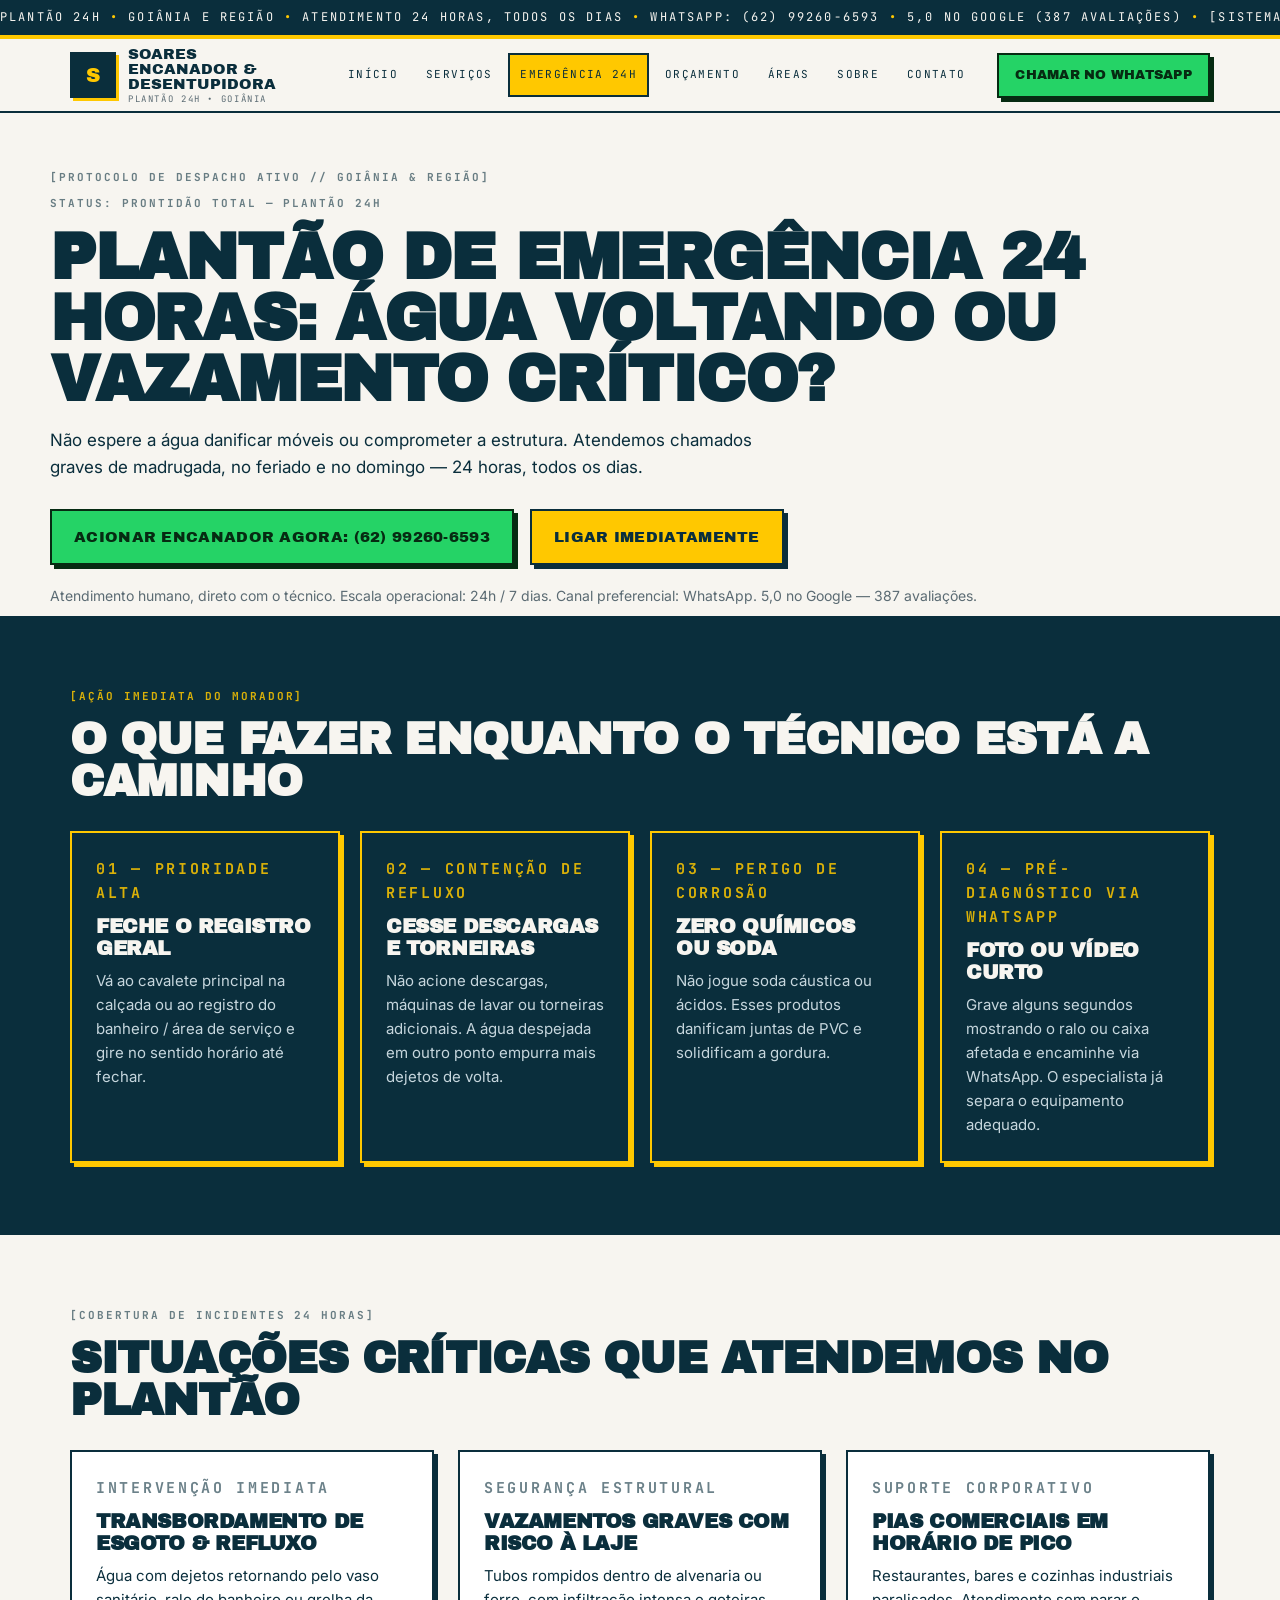
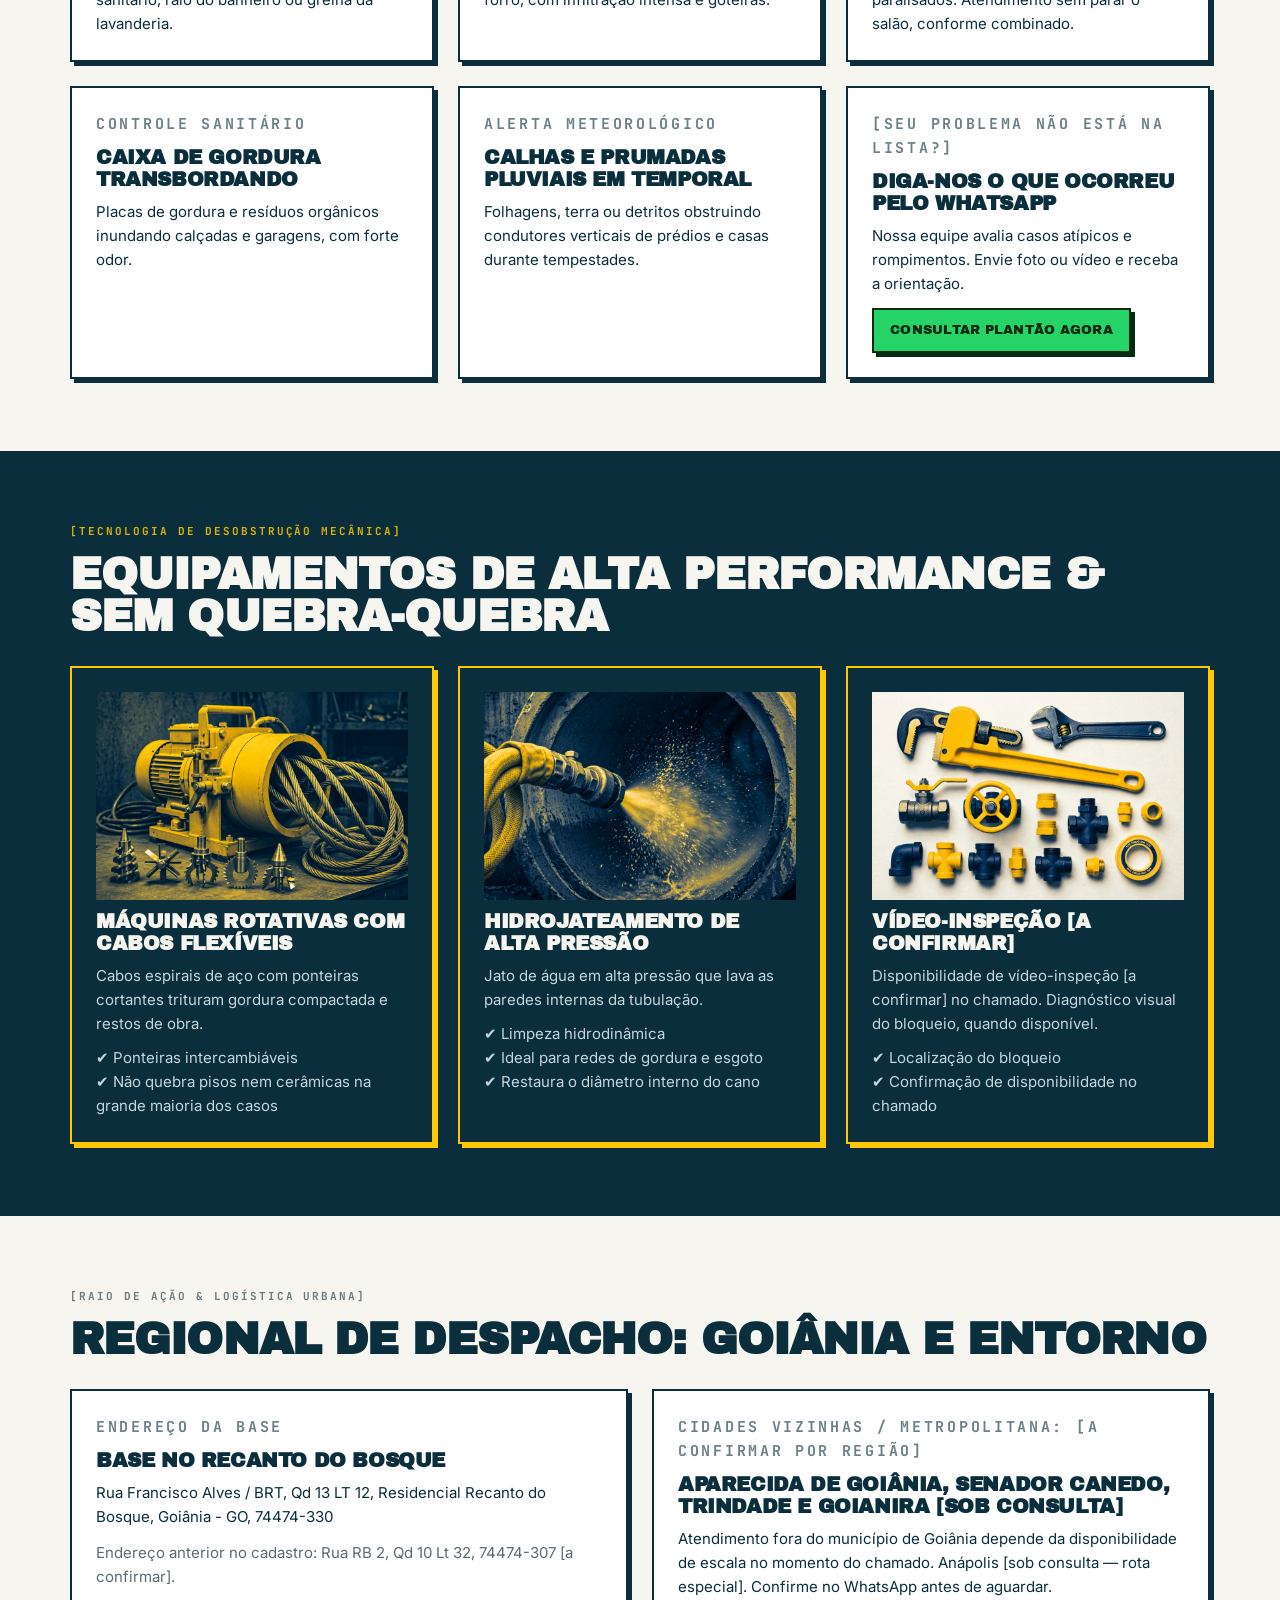
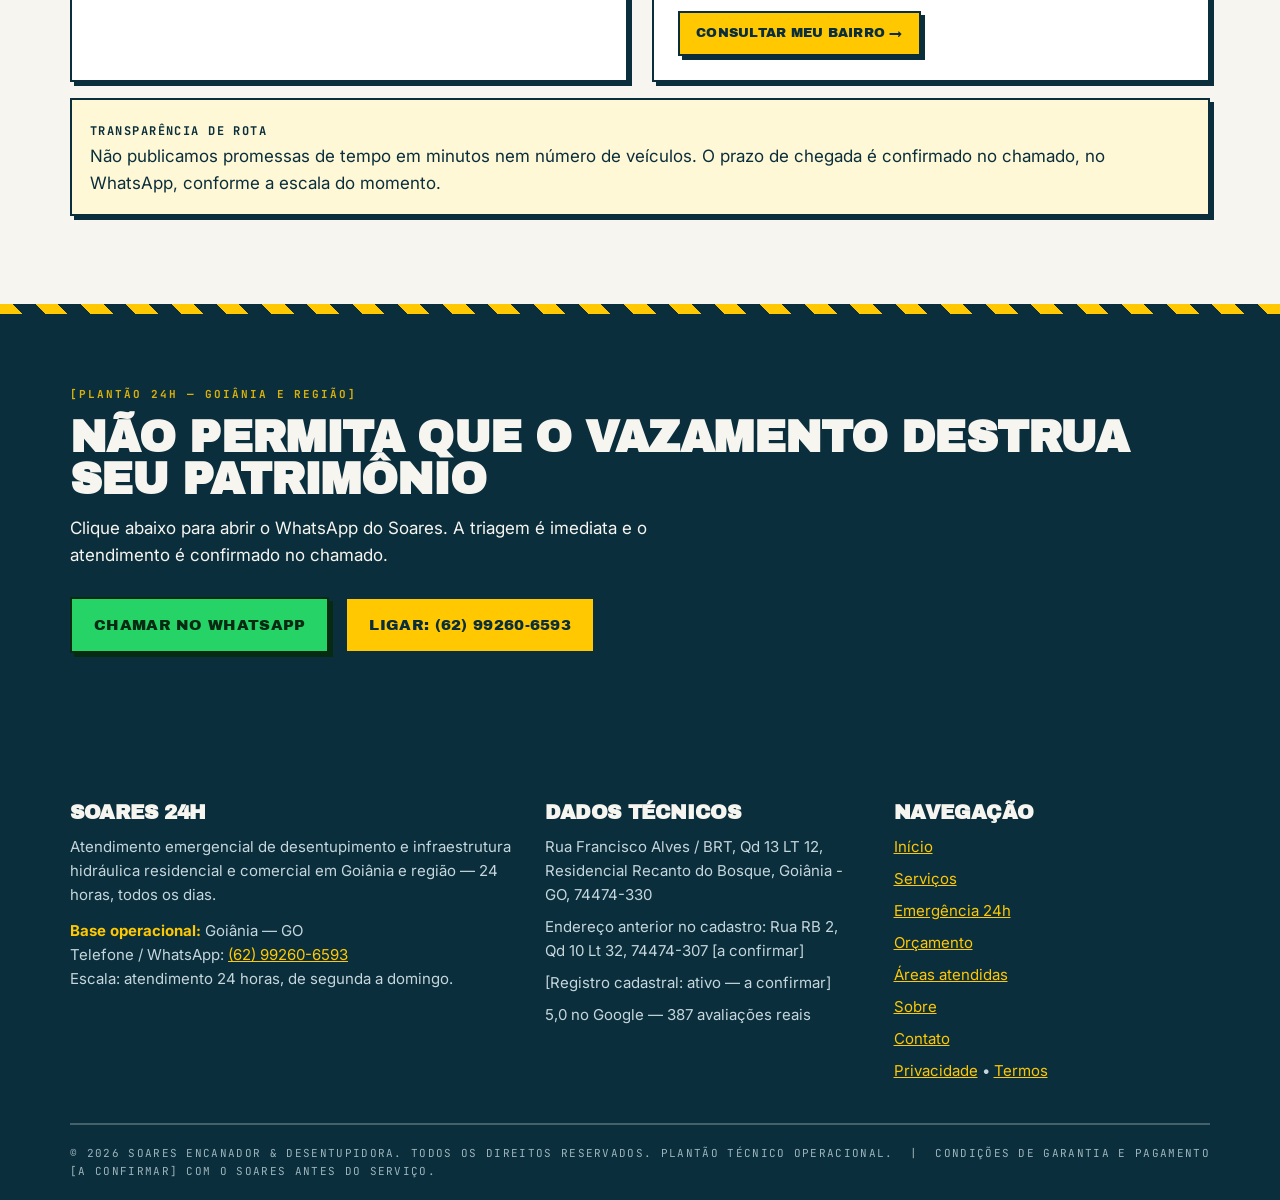
<file: emergencia-24h.html>
<!DOCTYPE html>
<html lang="pt-BR">
<head>
<meta charset="UTF-8">
<meta name="viewport" content="width=device-width, initial-scale=1.0">
<title>Emergência 24h — Encanador de plantão em Goiânia | Soares Encanador & Desentupidora</title>
<meta name="description" content="Água voltando ou vazamento crítico? Plantão 24h em Goiânia e região. O que fazer agora e como acionar o Soares.">
<meta property="og:title" content="Emergência 24h — Encanador de plantão em Goiânia | Soares Encanador & Desentupidora">
<meta property="og:description" content="Água voltando ou vazamento crítico? Plantão 24h em Goiânia e região. O que fazer agora e como acionar o Soares.">
<meta property="og:type" content="website">
<link rel="preconnect" href="https://fonts.googleapis.com">
<link rel="preconnect" href="https://fonts.gstatic.com" crossorigin>
<link href="https://fonts.googleapis.com/css2?family=Archivo+Black&family=Inter:wght@400;600;700&family=JetBrains+Mono:wght@700&display=swap" rel="stylesheet">
<link rel="stylesheet" href="assets/css/style.css">

</head>
<body>
<div class="ticker" aria-hidden="true"><div class="ticker-track"><span>PLANTÃO 24H <b>•</b> GOIÂNIA E REGIÃO <b>•</b> ATENDIMENTO 24 HORAS, TODOS OS DIAS <b>•</b> WHATSAPP: (62) 99260-6593 <b>•</b> 5,0 NO GOOGLE (387 AVALIAÇÕES) <b>•</b> [SISTEMA OPERACIONAL ATIVO] <b>•</b> </span><span>PLANTÃO 24H <b>•</b> GOIÂNIA E REGIÃO <b>•</b> ATENDIMENTO 24 HORAS, TODOS OS DIAS <b>•</b> WHATSAPP: (62) 99260-6593 <b>•</b> 5,0 NO GOOGLE (387 AVALIAÇÕES) <b>•</b> [SISTEMA OPERACIONAL ATIVO] <b>•</b> </span></div></div>
<header class="site"><div class="wrap nav">
<a class="logo" href="index.html" aria-label="Soares Encanador & Desentupidora — Início"><span class="logo-mark">S</span><span class="logo-txt">Soares<br>Encanador &amp;<br>Desentupidora<small>PLANTÃO 24H • GOIÂNIA</small></span></a>
<button class="burger" aria-label="Abrir menu" aria-expanded="false">☰</button>
<nav class="main" aria-label="Navegação principal"><a href="index.html">Início</a><a href="servicos.html">Serviços</a><a href="emergencia-24h.html" aria-current="page">Emergência 24h</a><a href="orcamento.html">Orçamento</a><a href="areas.html">Áreas</a><a href="sobre.html">Sobre</a><a href="contato.html">Contato</a></nav>
<a class="btn btn-wa btn-sm" href="https://wa.me/5562992606593" target="_blank" rel="noopener">Chamar no WhatsApp</a>
</div></header>
<main>

<div class="wrap page-head"><p class="tag">[Protocolo de despacho ativo // Goiânia &amp; região]</p><p class="tag" style="margin-top:8px">Status: prontidão total — plantão 24h</p><h1>Plantão de emergência 24 horas: água voltando ou vazamento crítico?</h1><p style="max-width:720px">Não espere a água danificar móveis ou comprometer a estrutura. Atendemos chamados graves de madrugada, no feriado e no domingo — 24 horas, todos os dias.</p><div class="cta-row"><a class="btn btn-wa" href="https://wa.me/5562992606593" target="_blank" rel="noopener">Acionar encanador agora: (62) 99260-6593</a><a class="btn" href="tel:+5562992606593">Ligar imediatamente</a></div><p class="note">Atendimento humano, direto com o técnico. Escala operacional: 24h / 7 dias. Canal preferencial: WhatsApp. 5,0 no Google — 387 avaliações.</p></div>
<section class="sec-dark"><div class="wrap"><p class="tag">[Ação imediata do morador]</p><h2 style="margin:14px 0 28px">O que fazer enquanto o técnico está a caminho</h2><div class="grid4">
<article class="card dark-card"><p class="tag">01 — Prioridade alta</p><h3>Feche o registro geral</h3><p>Vá ao cavalete principal na calçada ou ao registro do banheiro / área de serviço e gire no sentido horário até fechar.</p></article>
<article class="card dark-card"><p class="tag">02 — Contenção de refluxo</p><h3>Cesse descargas e torneiras</h3><p>Não acione descargas, máquinas de lavar ou torneiras adicionais. A água despejada em outro ponto empurra mais dejetos de volta.</p></article>
<article class="card dark-card"><p class="tag">03 — Perigo de corrosão</p><h3>Zero químicos ou soda</h3><p>Não jogue soda cáustica ou ácidos. Esses produtos danificam juntas de PVC e solidificam a gordura.</p></article>
<article class="card dark-card"><p class="tag">04 — Pré-diagnóstico via WhatsApp</p><h3>Foto ou vídeo curto</h3><p>Grave alguns segundos mostrando o ralo ou caixa afetada e encaminhe via WhatsApp. O especialista já separa o equipamento adequado.</p></article>
</div></div></section>
<section><div class="wrap"><p class="tag">[Cobertura de incidentes 24 horas]</p><h2 style="margin:14px 0 28px">Situações críticas que atendemos no plantão</h2><div class="grid3">
<article class="card"><p class="tag">Intervenção imediata</p><h3>Transbordamento de esgoto &amp; refluxo</h3><p>Água com dejetos retornando pelo vaso sanitário, ralo do banheiro ou grelha da lavanderia.</p></article>
<article class="card"><p class="tag">Segurança estrutural</p><h3>Vazamentos graves com risco à laje</h3><p>Tubos rompidos dentro de alvenaria ou forro, com infiltração intensa e goteiras.</p></article>
<article class="card"><p class="tag">Suporte corporativo</p><h3>Pias comerciais em horário de pico</h3><p>Restaurantes, bares e cozinhas industriais paralisados. Atendimento sem parar o salão, conforme combinado.</p></article>
<article class="card"><p class="tag">Controle sanitário</p><h3>Caixa de gordura transbordando</h3><p>Placas de gordura e resíduos orgânicos inundando calçadas e garagens, com forte odor.</p></article>
<article class="card"><p class="tag">Alerta meteorológico</p><h3>Calhas e prumadas pluviais em temporal</h3><p>Folhagens, terra ou detritos obstruindo condutores verticais de prédios e casas durante tempestades.</p></article>
<article class="card"><p class="tag">[Seu problema não está na lista?]</p><h3>Diga-nos o que ocorreu pelo WhatsApp</h3><p>Nossa equipe avalia casos atípicos e rompimentos. Envie foto ou vídeo e receba a orientação.</p><a class="btn btn-wa btn-sm" style="margin-top:12px" href="https://wa.me/5562992606593" target="_blank" rel="noopener">Consultar plantão agora</a></article>
</div></div></section>
<section class="sec-dark"><div class="wrap"><p class="tag">[Tecnologia de desobstrução mecânica]</p><h2 style="margin:14px 0 28px">Equipamentos de alta performance &amp; sem quebra-quebra</h2><div class="grid3">
<article class="card dark-card"><img src="assets/img/equip-rotativa.webp" alt="Máquina rotativa com cabos flexíveis — imagem gerada (amostra), duotone amarelo/petróleo." loading="lazy"><h3>Máquinas rotativas com cabos flexíveis</h3><p>Cabos espirais de aço com ponteiras cortantes trituram gordura compactada e restos de obra.</p><p style="margin-top:10px">✔ Ponteiras intercambiáveis<br>✔ Não quebra pisos nem cerâmicas na grande maioria dos casos</p></article>
<article class="card dark-card"><img src="assets/img/equip-hidrojato.webp" alt="Hidrojateamento de alta pressão — imagem gerada (amostra), duotone amarelo/petróleo." loading="lazy"><h3>Hidrojateamento de alta pressão</h3><p>Jato de água em alta pressão que lava as paredes internas da tubulação.</p><p style="margin-top:10px">✔ Limpeza hidrodinâmica<br>✔ Ideal para redes de gordura e esgoto<br>✔ Restaura o diâmetro interno do cano</p></article>
<article class="card dark-card"><img src="assets/img/equip-ferramentas.webp" alt="Ferramentas de vídeo-inspeção e reparo — imagem gerada (amostra), duotone amarelo/petróleo." loading="lazy"><h3>Vídeo-inspeção [a confirmar]</h3><p>Disponibilidade de vídeo-inspeção [a confirmar] no chamado. Diagnóstico visual do bloqueio, quando disponível.</p><p style="margin-top:10px">✔ Localização do bloqueio<br>✔ Confirmação de disponibilidade no chamado</p></article>
</div></div></section>
<section><div class="wrap"><p class="tag">[Raio de ação &amp; logística urbana]</p><h2 style="margin:14px 0 28px">Regional de despacho: Goiânia e entorno</h2><div class="grid2">
<div class="card"><p class="tag">Endereço da base</p><h3>Base no Recanto do Bosque</h3><p>Rua Francisco Alves / BRT, Qd 13 LT 12, Residencial Recanto do Bosque, Goiânia - GO, 74474-330</p><p class="note">Endereço anterior no cadastro: Rua RB 2, Qd 10 Lt 32, 74474-307 [a confirmar].</p></div>
<div class="card"><p class="tag">Cidades vizinhas / metropolitana: [a confirmar por região]</p><h3>Aparecida de Goiânia, Senador Canedo, Trindade e Goianira [sob consulta]</h3><p>Atendimento fora do município de Goiânia depende da disponibilidade de escala no momento do chamado. Anápolis [sob consulta — rota especial]. Confirme no WhatsApp antes de aguardar.</p><a class="btn btn-sm" style="margin-top:12px" href="areas.html">Consultar meu bairro →</a></div>
</div><div class="confirm"><b>Transparência de rota</b><p>Não publicamos promessas de tempo em minutos nem número de veículos. O prazo de chegada é confirmado no chamado, no WhatsApp, conforme a escala do momento.</p></div></div></section>
<div class="hazard" aria-hidden="true"></div><section class="sec-dark"><div class="wrap"><p class="tag">[Plantão 24h — Goiânia e região]</p><h2 style="margin:14px 0">Não permita que o vazamento destrua seu patrimônio</h2><p style="max-width:640px">Clique abaixo para abrir o WhatsApp do Soares. A triagem é imediata e o atendimento é confirmado no chamado.</p><div class="cta-row"><a class="btn btn-wa" href="https://wa.me/5562992606593" target="_blank" rel="noopener">Chamar no WhatsApp</a><a class="btn btn-light" href="tel:+5562992606593">Ligar: (62) 99260-6593</a></div></div></section>

</main>
<footer><div class="wrap"><div class="fgrid">
<div><h3>Soares 24h</h3><p style="margin-top:12px">Atendimento emergencial de desentupimento e infraestrutura hidráulica residencial e comercial em Goiânia e região — 24 horas, todos os dias.</p><p style="margin-top:12px"><b style="color:var(--yellow)">Base operacional:</b> Goiânia — GO</p><p>Telefone / WhatsApp: <a href="tel:+5562992606593">(62) 99260-6593</a></p><p>Escala: atendimento 24 horas, de segunda a domingo.</p></div>
<div><h3>Dados técnicos</h3><ul style="margin-top:12px"><li>Rua Francisco Alves / BRT, Qd 13 LT 12, Residencial Recanto do Bosque, Goiânia - GO, 74474-330</li><li>Endereço anterior no cadastro: Rua RB 2, Qd 10 Lt 32, 74474-307 [a confirmar]</li><li>[Registro cadastral: ativo — a confirmar]</li><li>5,0 no Google — 387 avaliações reais</li></ul></div>
<div><h3>Navegação</h3><ul style="margin-top:12px"><li><a href="index.html">Início</a></li><li><a href="servicos.html">Serviços</a></li><li><a href="emergencia-24h.html">Emergência 24h</a></li><li><a href="orcamento.html">Orçamento</a></li><li><a href="areas.html">Áreas atendidas</a></li><li><a href="sobre.html">Sobre</a></li><li><a href="contato.html">Contato</a></li><li><a href="privacidade.html">Privacidade</a> • <a href="termos.html">Termos</a></li></ul></div>
</div><div class="f-bottom">© 2026 Soares Encanador & Desentupidora. Todos os direitos reservados. Plantão técnico operacional. &nbsp;|&nbsp; Condições de garantia e pagamento [a confirmar] com o Soares antes do serviço.</div></div></footer>
<div class="sticky-bar" role="navigation" aria-label="Ações rápidas"><a class="wa" href="https://wa.me/5562992606593" target="_blank" rel="noopener">WhatsApp</a><a class="call" href="tel:+5562992606593">Ligar</a></div>
<script src="assets/js/main.js"></script>
</body>
</html>
</file>
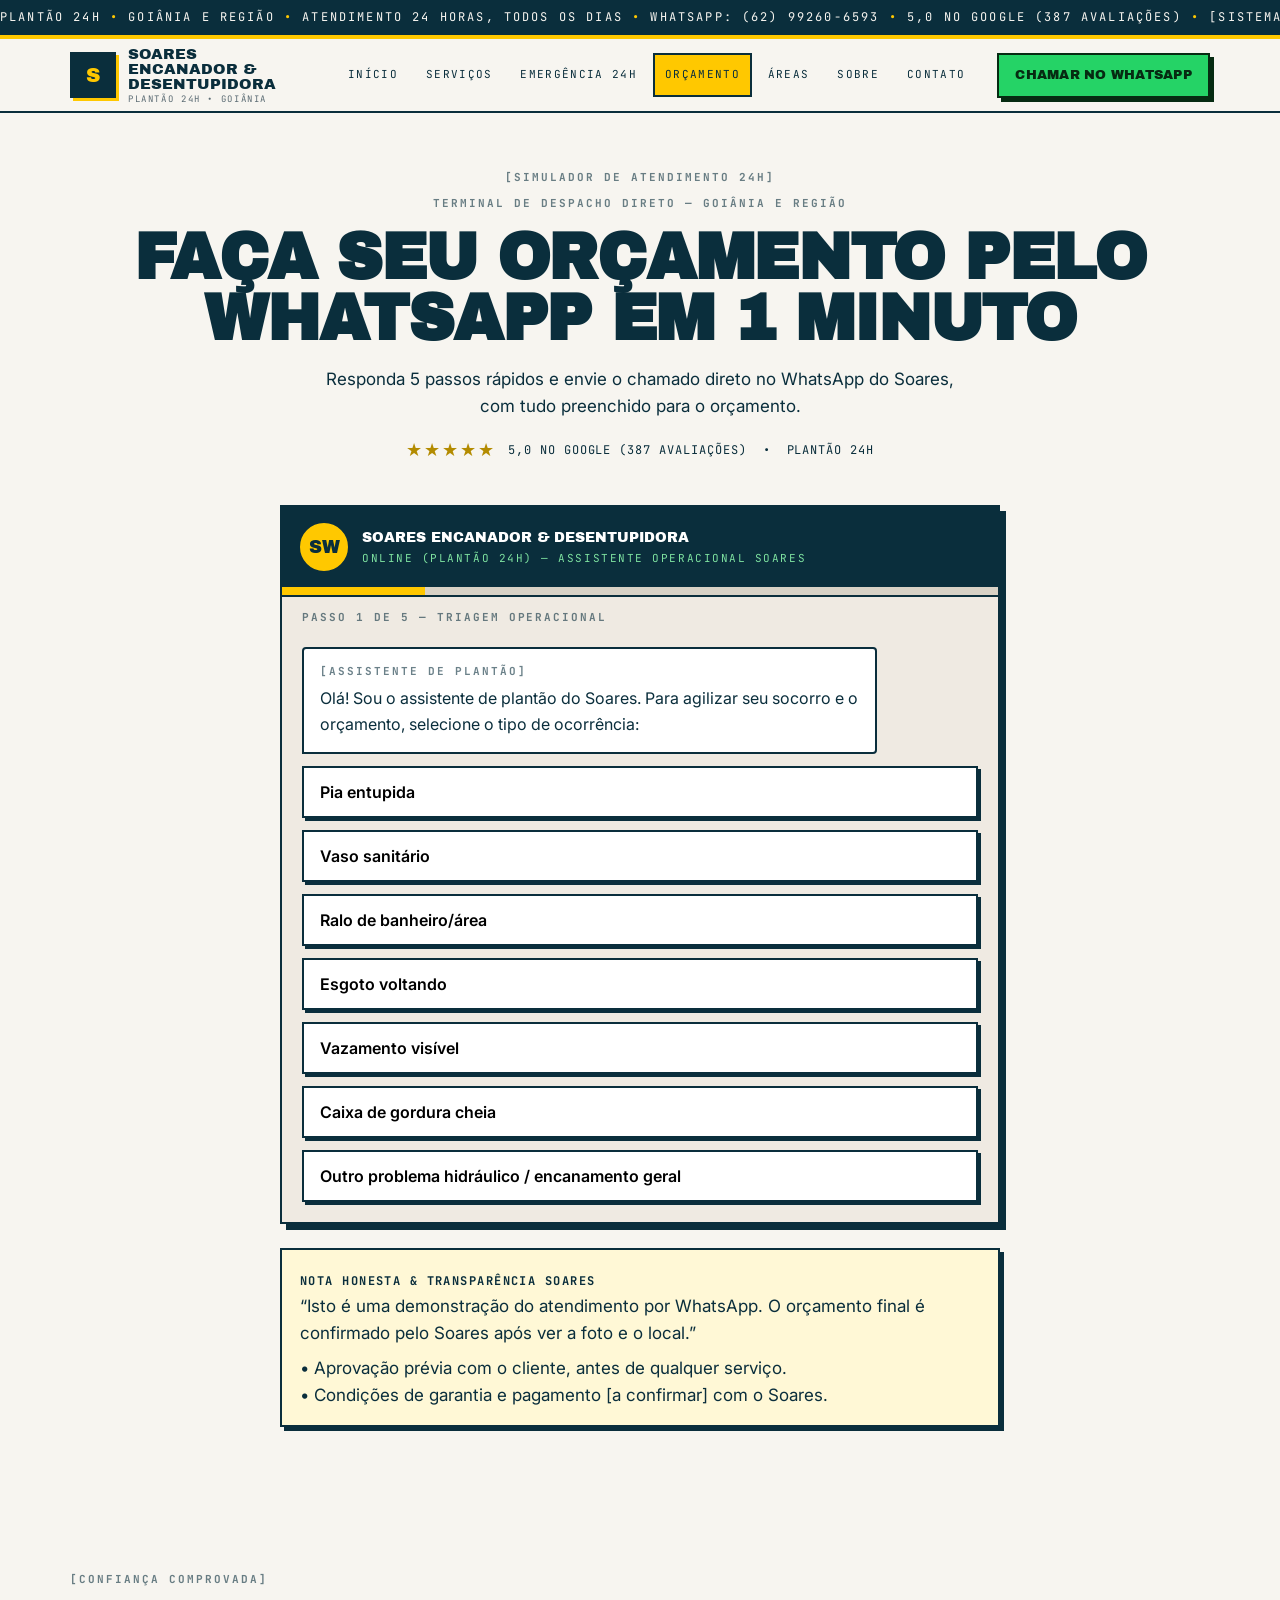
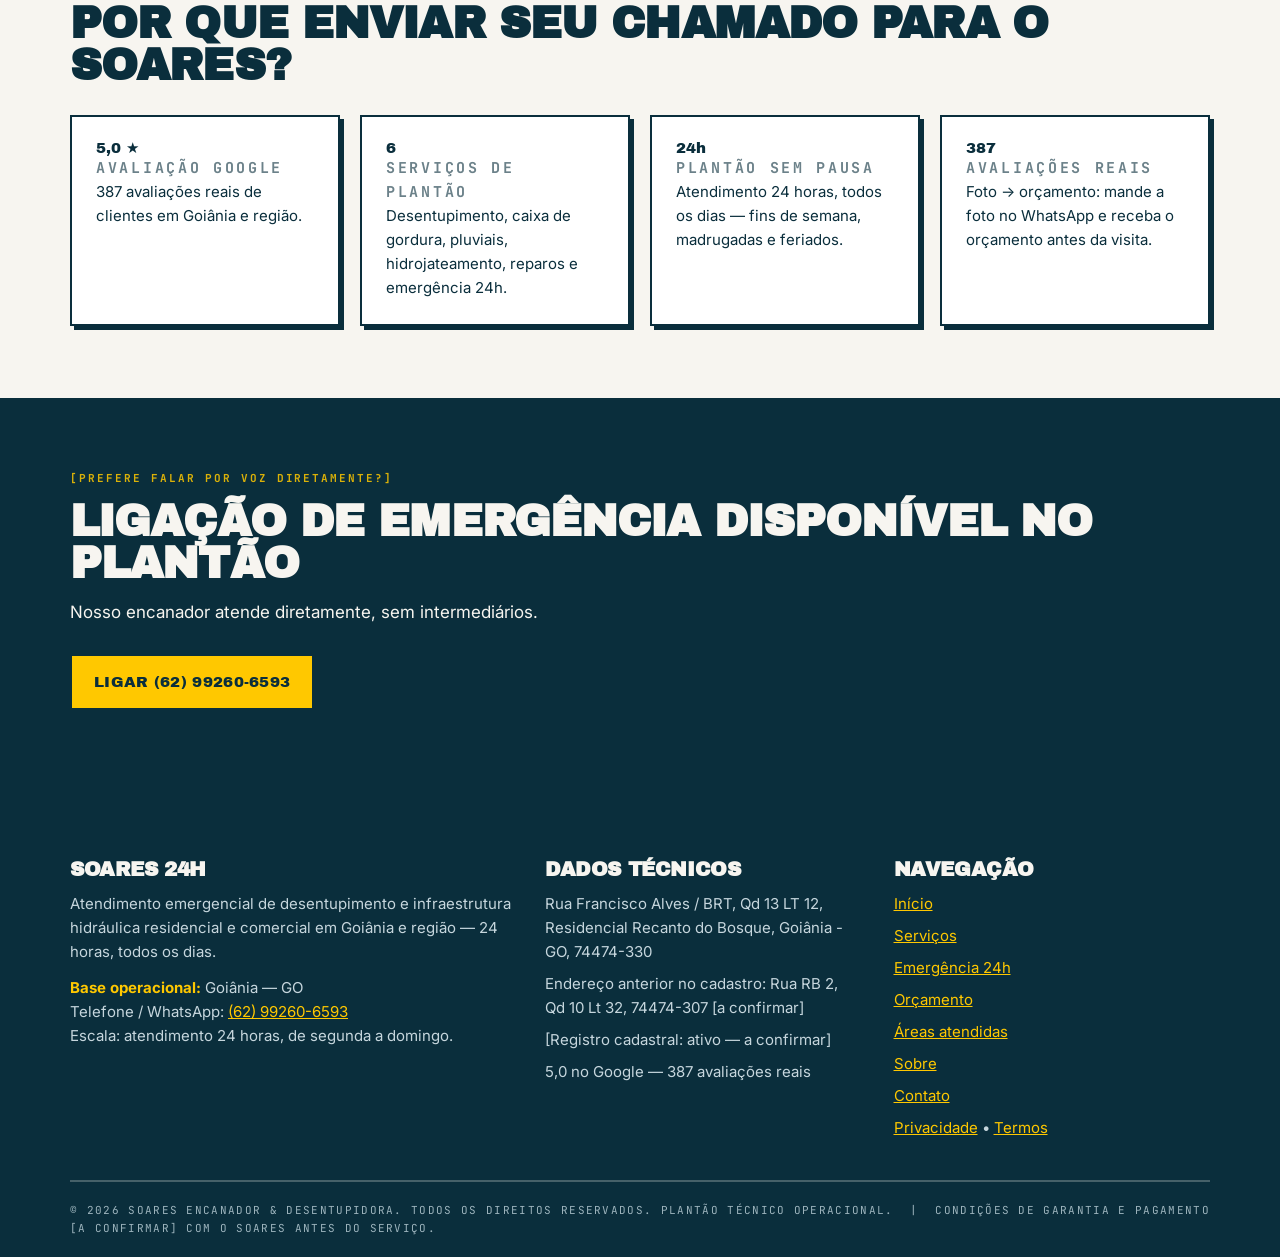
<file: orcamento.html>
<!DOCTYPE html>
<html lang="pt-BR">
<head>
<meta charset="UTF-8">
<meta name="viewport" content="width=device-width, initial-scale=1.0">
<title>Orçamento pelo WhatsApp — Simulador em 5 passos | Soares Encanador & Desentupidora</title>
<meta name="description" content="Monte seu chamado em 5 passos e envie tudo preenchido no WhatsApp do Soares: problema, local, urgência e endereço.">
<meta property="og:title" content="Orçamento pelo WhatsApp — Simulador em 5 passos | Soares Encanador & Desentupidora">
<meta property="og:description" content="Monte seu chamado em 5 passos e envie tudo preenchido no WhatsApp do Soares: problema, local, urgência e endereço.">
<meta property="og:type" content="website">
<link rel="preconnect" href="https://fonts.googleapis.com">
<link rel="preconnect" href="https://fonts.gstatic.com" crossorigin>
<link href="https://fonts.googleapis.com/css2?family=Archivo+Black&family=Inter:wght@400;600;700&family=JetBrains+Mono:wght@700&display=swap" rel="stylesheet">
<link rel="stylesheet" href="assets/css/style.css">

</head>
<body>
<div class="ticker" aria-hidden="true"><div class="ticker-track"><span>PLANTÃO 24H <b>•</b> GOIÂNIA E REGIÃO <b>•</b> ATENDIMENTO 24 HORAS, TODOS OS DIAS <b>•</b> WHATSAPP: (62) 99260-6593 <b>•</b> 5,0 NO GOOGLE (387 AVALIAÇÕES) <b>•</b> [SISTEMA OPERACIONAL ATIVO] <b>•</b> </span><span>PLANTÃO 24H <b>•</b> GOIÂNIA E REGIÃO <b>•</b> ATENDIMENTO 24 HORAS, TODOS OS DIAS <b>•</b> WHATSAPP: (62) 99260-6593 <b>•</b> 5,0 NO GOOGLE (387 AVALIAÇÕES) <b>•</b> [SISTEMA OPERACIONAL ATIVO] <b>•</b> </span></div></div>
<header class="site"><div class="wrap nav">
<a class="logo" href="index.html" aria-label="Soares Encanador & Desentupidora — Início"><span class="logo-mark">S</span><span class="logo-txt">Soares<br>Encanador &amp;<br>Desentupidora<small>PLANTÃO 24H • GOIÂNIA</small></span></a>
<button class="burger" aria-label="Abrir menu" aria-expanded="false">☰</button>
<nav class="main" aria-label="Navegação principal"><a href="index.html">Início</a><a href="servicos.html">Serviços</a><a href="emergencia-24h.html">Emergência 24h</a><a href="orcamento.html" aria-current="page">Orçamento</a><a href="areas.html">Áreas</a><a href="sobre.html">Sobre</a><a href="contato.html">Contato</a></nav>
<a class="btn btn-wa btn-sm" href="https://wa.me/5562992606593" target="_blank" rel="noopener">Chamar no WhatsApp</a>
</div></header>
<main>

<div class="wrap page-head" style="text-align:center"><p class="tag">[Simulador de atendimento 24h]</p><p class="tag" style="margin-top:8px">Terminal de despacho direto — Goiânia e região</p><h1>Faça seu orçamento pelo WhatsApp em 1 minuto</h1><p style="max-width:640px;margin:0 auto">Responda 5 passos rápidos e envie o chamado direto no WhatsApp do Soares, com tudo preenchido para o orçamento.</p>
<p class="proof" style="justify-content:center;margin-top:16px"><span class="stars">★★★★★</span> 5,0 no Google (387 avaliações) &nbsp;•&nbsp; Plantão 24h</p></div>
<section style="padding-top:32px"><div class="wrap">
<div class="bot" id="botPanel">
<div class="bot-head"><span class="avatar" aria-hidden="true">SW</span><div><p class="name">Soares Encanador & Desentupidora</p><p class="status">Online (plantão 24h) — Assistente operacional Soares</p></div></div>
<div class="progress" aria-hidden="true"><i id="botProgress"></i></div>
<p class="tag" id="botStepLabel" style="padding:12px 20px 0">PASSO 1 DE 5 — TRIAGEM OPERACIONAL</p>
<div class="bot-body" id="botBody" aria-live="polite"></div>
</div>
<div class="confirm" style="max-width:720px;margin:24px auto 0"><b>Nota honesta &amp; transparência Soares</b><p>“Isto é uma demonstração do atendimento por WhatsApp. O orçamento final é confirmado pelo Soares após ver a foto e o local.”</p><p style="margin-top:8px">• Aprovação prévia com o cliente, antes de qualquer serviço.<br>• Condições de garantia e pagamento [a confirmar] com o Soares.</p></div>
</div></section>
<section><div class="wrap"><p class="tag">[Confiança comprovada]</p><h2 style="margin:14px 0 28px">Por que enviar seu chamado para o Soares?</h2><div class="grid4">
<article class="card"><p class="kpi">5,0 ★</p><p class="tag">Avaliação Google</p><p>387 avaliações reais de clientes em Goiânia e região.</p></article>
<article class="card"><p class="kpi">6</p><p class="tag">Serviços de plantão</p><p>Desentupimento, caixa de gordura, pluviais, hidrojateamento, reparos e emergência 24h.</p></article>
<article class="card"><p class="kpi">24h</p><p class="tag">Plantão sem pausa</p><p>Atendimento 24 horas, todos os dias — fins de semana, madrugadas e feriados.</p></article>
<article class="card"><p class="kpi">387</p><p class="tag">Avaliações reais</p><p>Foto → orçamento: mande a foto no WhatsApp e receba o orçamento antes da visita.</p></article>
</div></div></section>
<section class="sec-dark"><div class="wrap"><p class="tag">[Prefere falar por voz diretamente?]</p><h2 style="margin:14px 0">Ligação de emergência disponível no plantão</h2><p>Nosso encanador atende diretamente, sem intermediários.</p><div class="cta-row"><a class="btn btn-light" href="tel:+5562992606593">Ligar (62) 99260-6593</a></div></div></section>

</main>
<footer><div class="wrap"><div class="fgrid">
<div><h3>Soares 24h</h3><p style="margin-top:12px">Atendimento emergencial de desentupimento e infraestrutura hidráulica residencial e comercial em Goiânia e região — 24 horas, todos os dias.</p><p style="margin-top:12px"><b style="color:var(--yellow)">Base operacional:</b> Goiânia — GO</p><p>Telefone / WhatsApp: <a href="tel:+5562992606593">(62) 99260-6593</a></p><p>Escala: atendimento 24 horas, de segunda a domingo.</p></div>
<div><h3>Dados técnicos</h3><ul style="margin-top:12px"><li>Rua Francisco Alves / BRT, Qd 13 LT 12, Residencial Recanto do Bosque, Goiânia - GO, 74474-330</li><li>Endereço anterior no cadastro: Rua RB 2, Qd 10 Lt 32, 74474-307 [a confirmar]</li><li>[Registro cadastral: ativo — a confirmar]</li><li>5,0 no Google — 387 avaliações reais</li></ul></div>
<div><h3>Navegação</h3><ul style="margin-top:12px"><li><a href="index.html">Início</a></li><li><a href="servicos.html">Serviços</a></li><li><a href="emergencia-24h.html">Emergência 24h</a></li><li><a href="orcamento.html">Orçamento</a></li><li><a href="areas.html">Áreas atendidas</a></li><li><a href="sobre.html">Sobre</a></li><li><a href="contato.html">Contato</a></li><li><a href="privacidade.html">Privacidade</a> • <a href="termos.html">Termos</a></li></ul></div>
</div><div class="f-bottom">© 2026 Soares Encanador & Desentupidora. Todos os direitos reservados. Plantão técnico operacional. &nbsp;|&nbsp; Condições de garantia e pagamento [a confirmar] com o Soares antes do serviço.</div></div></footer>
<div class="sticky-bar" role="navigation" aria-label="Ações rápidas"><a class="wa" href="https://wa.me/5562992606593" target="_blank" rel="noopener">WhatsApp</a><a class="call" href="tel:+5562992606593">Ligar</a></div>
<script src="assets/js/main.js"></script>
</body>
</html>
</file>
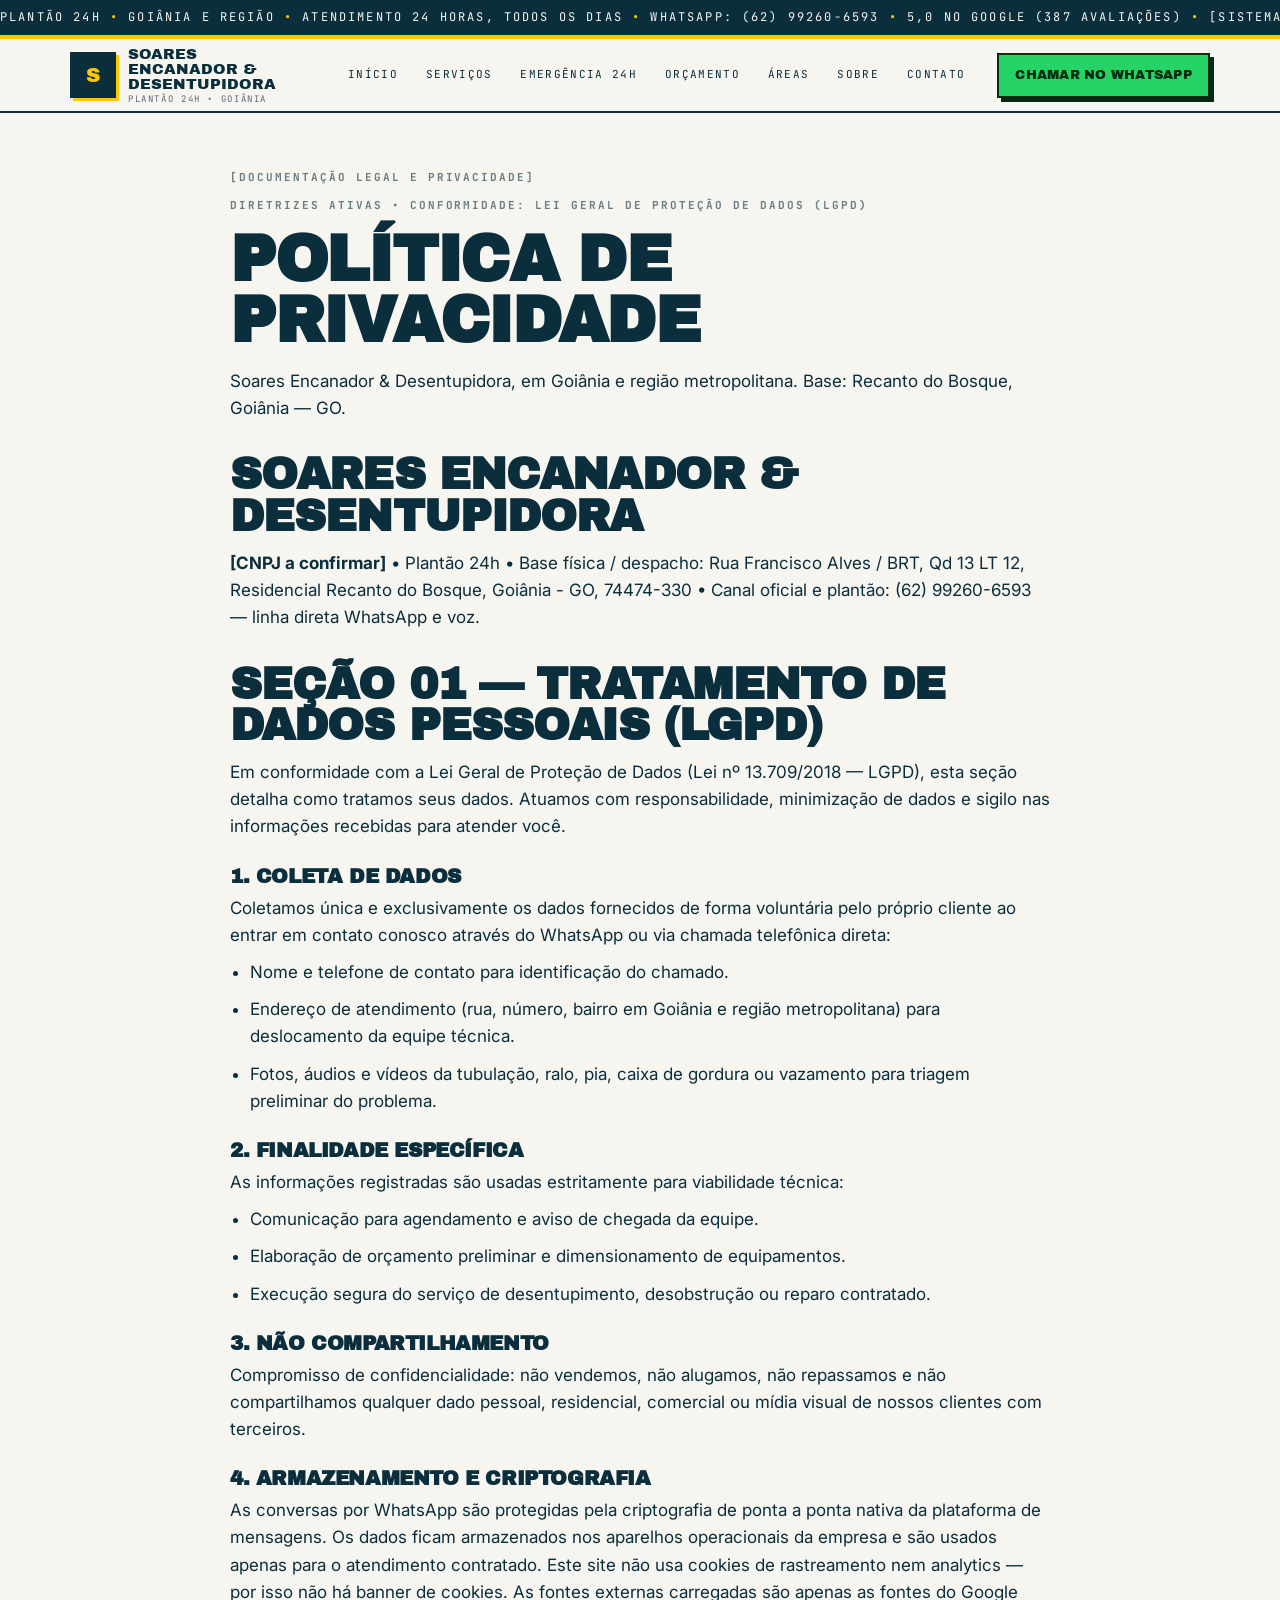
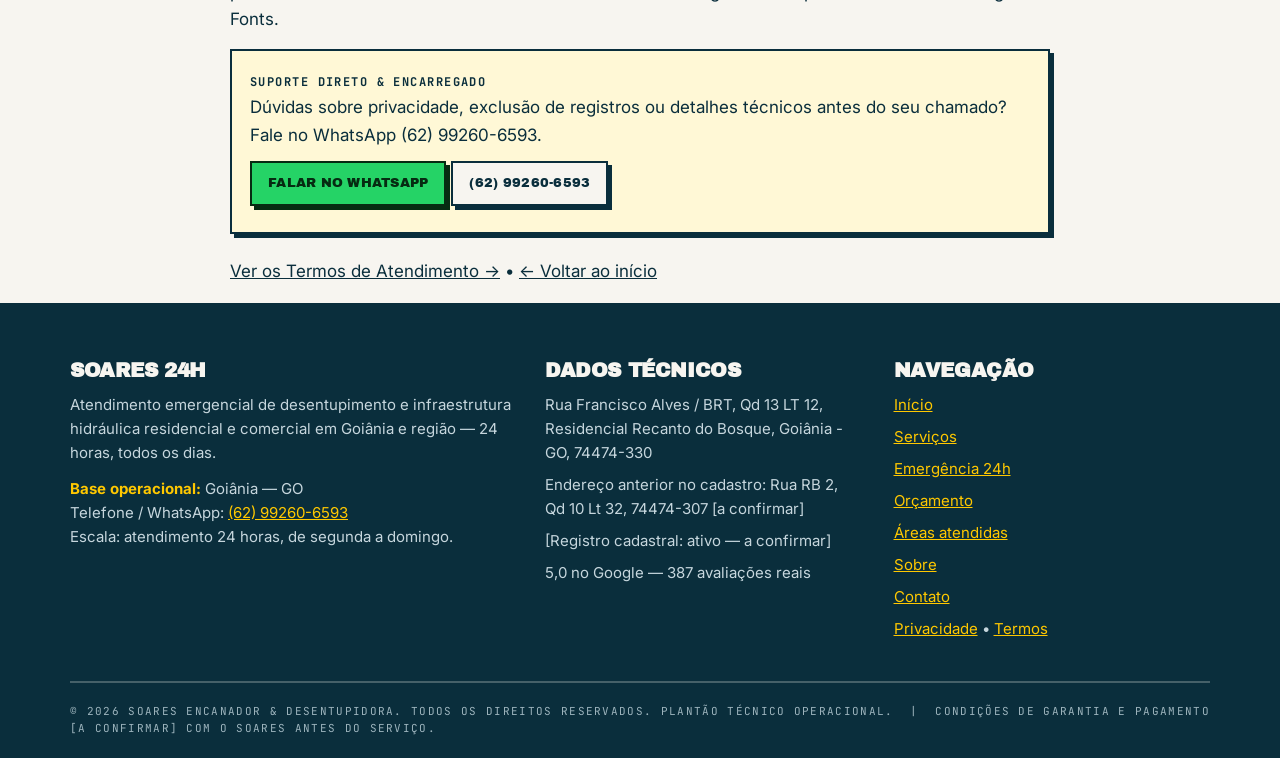
<file: privacidade.html>
<!DOCTYPE html>
<html lang="pt-BR">
<head>
<meta charset="UTF-8">
<meta name="viewport" content="width=device-width, initial-scale=1.0">
<title>Política de Privacidade (LGPD) | Soares Encanador & Desentupidora</title>
<meta name="description" content="Como o Soares trata seus dados: coleta mínima, finalidade, não compartilhamento e criptografia do WhatsApp.">
<meta property="og:title" content="Política de Privacidade (LGPD) | Soares Encanador & Desentupidora">
<meta property="og:description" content="Como o Soares trata seus dados: coleta mínima, finalidade, não compartilhamento e criptografia do WhatsApp.">
<meta property="og:type" content="website">
<link rel="preconnect" href="https://fonts.googleapis.com">
<link rel="preconnect" href="https://fonts.gstatic.com" crossorigin>
<link href="https://fonts.googleapis.com/css2?family=Archivo+Black&family=Inter:wght@400;600;700&family=JetBrains+Mono:wght@700&display=swap" rel="stylesheet">
<link rel="stylesheet" href="assets/css/style.css">

</head>
<body>
<div class="ticker" aria-hidden="true"><div class="ticker-track"><span>PLANTÃO 24H <b>•</b> GOIÂNIA E REGIÃO <b>•</b> ATENDIMENTO 24 HORAS, TODOS OS DIAS <b>•</b> WHATSAPP: (62) 99260-6593 <b>•</b> 5,0 NO GOOGLE (387 AVALIAÇÕES) <b>•</b> [SISTEMA OPERACIONAL ATIVO] <b>•</b> </span><span>PLANTÃO 24H <b>•</b> GOIÂNIA E REGIÃO <b>•</b> ATENDIMENTO 24 HORAS, TODOS OS DIAS <b>•</b> WHATSAPP: (62) 99260-6593 <b>•</b> 5,0 NO GOOGLE (387 AVALIAÇÕES) <b>•</b> [SISTEMA OPERACIONAL ATIVO] <b>•</b> </span></div></div>
<header class="site"><div class="wrap nav">
<a class="logo" href="index.html" aria-label="Soares Encanador & Desentupidora — Início"><span class="logo-mark">S</span><span class="logo-txt">Soares<br>Encanador &amp;<br>Desentupidora<small>PLANTÃO 24H • GOIÂNIA</small></span></a>
<button class="burger" aria-label="Abrir menu" aria-expanded="false">☰</button>
<nav class="main" aria-label="Navegação principal"><a href="index.html">Início</a><a href="servicos.html">Serviços</a><a href="emergencia-24h.html">Emergência 24h</a><a href="orcamento.html">Orçamento</a><a href="areas.html">Áreas</a><a href="sobre.html">Sobre</a><a href="contato.html">Contato</a></nav>
<a class="btn btn-wa btn-sm" href="https://wa.me/5562992606593" target="_blank" rel="noopener">Chamar no WhatsApp</a>
</div></header>
<main>

<div class="wrap page-head legal"><p class="tag">[Documentação legal e privacidade]</p><p class="tag" style="margin-top:8px">Diretrizes ativas • Conformidade: Lei Geral de Proteção de Dados (LGPD)</p><h1>Política de Privacidade</h1><p>Soares Encanador & Desentupidora, em Goiânia e região metropolitana. Base: Recanto do Bosque, Goiânia — GO.</p>
<h2>Soares Encanador & Desentupidora</h2><p><b>[CNPJ a confirmar]</b> • Plantão 24h • Base física / despacho: Rua Francisco Alves / BRT, Qd 13 LT 12, Residencial Recanto do Bosque, Goiânia - GO, 74474-330 • Canal oficial e plantão: (62) 99260-6593 — linha direta WhatsApp e voz.</p>
<h2>Seção 01 — Tratamento de dados pessoais (LGPD)</h2><p>Em conformidade com a Lei Geral de Proteção de Dados (Lei nº 13.709/2018 — LGPD), esta seção detalha como tratamos seus dados. Atuamos com responsabilidade, minimização de dados e sigilo nas informações recebidas para atender você.</p>
<h3>1. Coleta de dados</h3><p>Coletamos única e exclusivamente os dados fornecidos de forma voluntária pelo próprio cliente ao entrar em contato conosco através do WhatsApp ou via chamada telefônica direta:</p><ul><li>Nome e telefone de contato para identificação do chamado.</li><li>Endereço de atendimento (rua, número, bairro em Goiânia e região metropolitana) para deslocamento da equipe técnica.</li><li>Fotos, áudios e vídeos da tubulação, ralo, pia, caixa de gordura ou vazamento para triagem preliminar do problema.</li></ul>
<h3>2. Finalidade específica</h3><p>As informações registradas são usadas estritamente para viabilidade técnica:</p><ul><li>Comunicação para agendamento e aviso de chegada da equipe.</li><li>Elaboração de orçamento preliminar e dimensionamento de equipamentos.</li><li>Execução segura do serviço de desentupimento, desobstrução ou reparo contratado.</li></ul>
<h3>3. Não compartilhamento</h3><p>Compromisso de confidencialidade: não vendemos, não alugamos, não repassamos e não compartilhamos qualquer dado pessoal, residencial, comercial ou mídia visual de nossos clientes com terceiros.</p>
<h3>4. Armazenamento e criptografia</h3><p>As conversas por WhatsApp são protegidas pela criptografia de ponta a ponta nativa da plataforma de mensagens. Os dados ficam armazenados nos aparelhos operacionais da empresa e são usados apenas para o atendimento contratado. Este site não usa cookies de rastreamento nem analytics — por isso não há banner de cookies. As fontes externas carregadas são apenas as fontes do Google Fonts.</p>
<div class="confirm"><b>Suporte direto &amp; encarregado</b><p>Dúvidas sobre privacidade, exclusão de registros ou detalhes técnicos antes do seu chamado? Fale no WhatsApp (62) 99260-6593.</p><p style="margin-top:12px"><a class="btn btn-wa btn-sm" href="https://wa.me/5562992606593" target="_blank" rel="noopener">Falar no WhatsApp</a> <a class="btn btn-ghost btn-sm" href="tel:+5562992606593">(62) 99260-6593</a></p></div>
<p style="margin-top:24px"><a href="termos.html">Ver os Termos de Atendimento →</a> • <a href="index.html">← Voltar ao início</a></p></div>

</main>
<footer><div class="wrap"><div class="fgrid">
<div><h3>Soares 24h</h3><p style="margin-top:12px">Atendimento emergencial de desentupimento e infraestrutura hidráulica residencial e comercial em Goiânia e região — 24 horas, todos os dias.</p><p style="margin-top:12px"><b style="color:var(--yellow)">Base operacional:</b> Goiânia — GO</p><p>Telefone / WhatsApp: <a href="tel:+5562992606593">(62) 99260-6593</a></p><p>Escala: atendimento 24 horas, de segunda a domingo.</p></div>
<div><h3>Dados técnicos</h3><ul style="margin-top:12px"><li>Rua Francisco Alves / BRT, Qd 13 LT 12, Residencial Recanto do Bosque, Goiânia - GO, 74474-330</li><li>Endereço anterior no cadastro: Rua RB 2, Qd 10 Lt 32, 74474-307 [a confirmar]</li><li>[Registro cadastral: ativo — a confirmar]</li><li>5,0 no Google — 387 avaliações reais</li></ul></div>
<div><h3>Navegação</h3><ul style="margin-top:12px"><li><a href="index.html">Início</a></li><li><a href="servicos.html">Serviços</a></li><li><a href="emergencia-24h.html">Emergência 24h</a></li><li><a href="orcamento.html">Orçamento</a></li><li><a href="areas.html">Áreas atendidas</a></li><li><a href="sobre.html">Sobre</a></li><li><a href="contato.html">Contato</a></li><li><a href="privacidade.html">Privacidade</a> • <a href="termos.html">Termos</a></li></ul></div>
</div><div class="f-bottom">© 2026 Soares Encanador & Desentupidora. Todos os direitos reservados. Plantão técnico operacional. &nbsp;|&nbsp; Condições de garantia e pagamento [a confirmar] com o Soares antes do serviço.</div></div></footer>
<div class="sticky-bar" role="navigation" aria-label="Ações rápidas"><a class="wa" href="https://wa.me/5562992606593" target="_blank" rel="noopener">WhatsApp</a><a class="call" href="tel:+5562992606593">Ligar</a></div>
<script src="assets/js/main.js"></script>
</body>
</html>
</file>
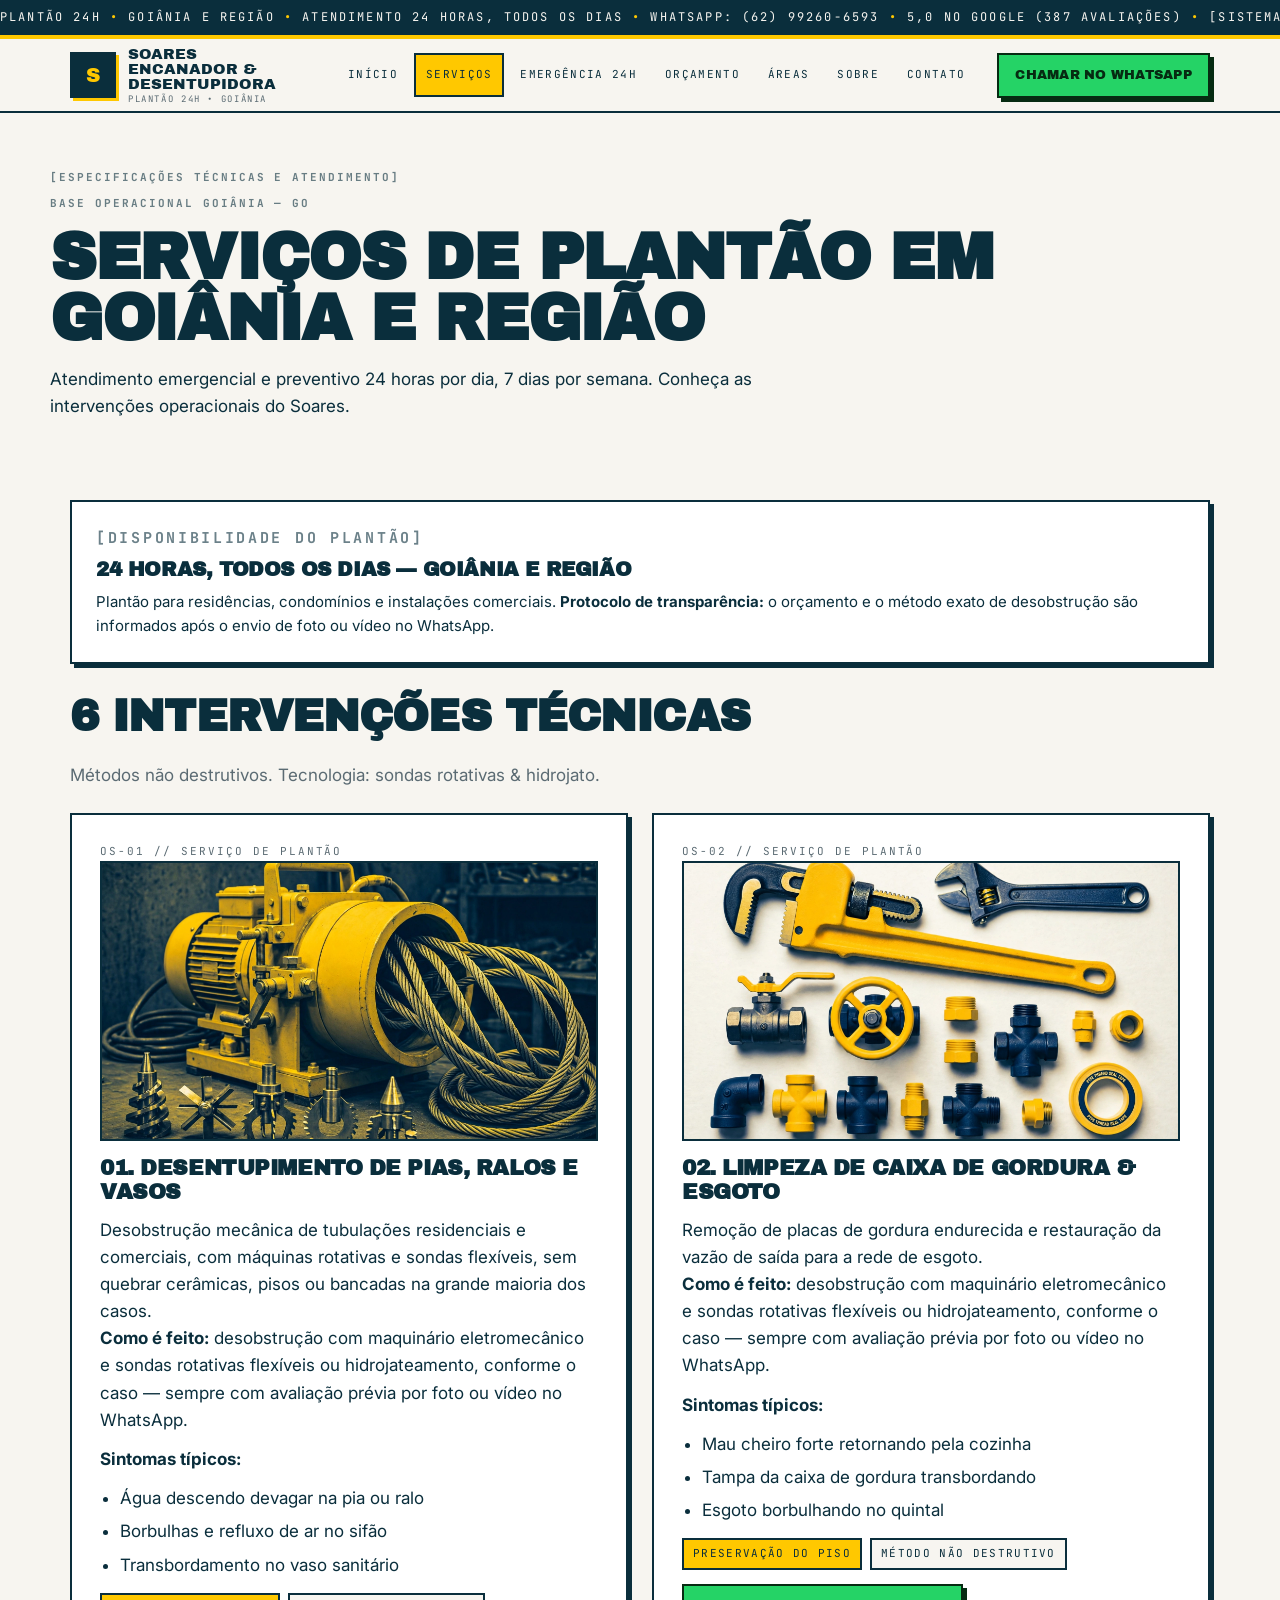
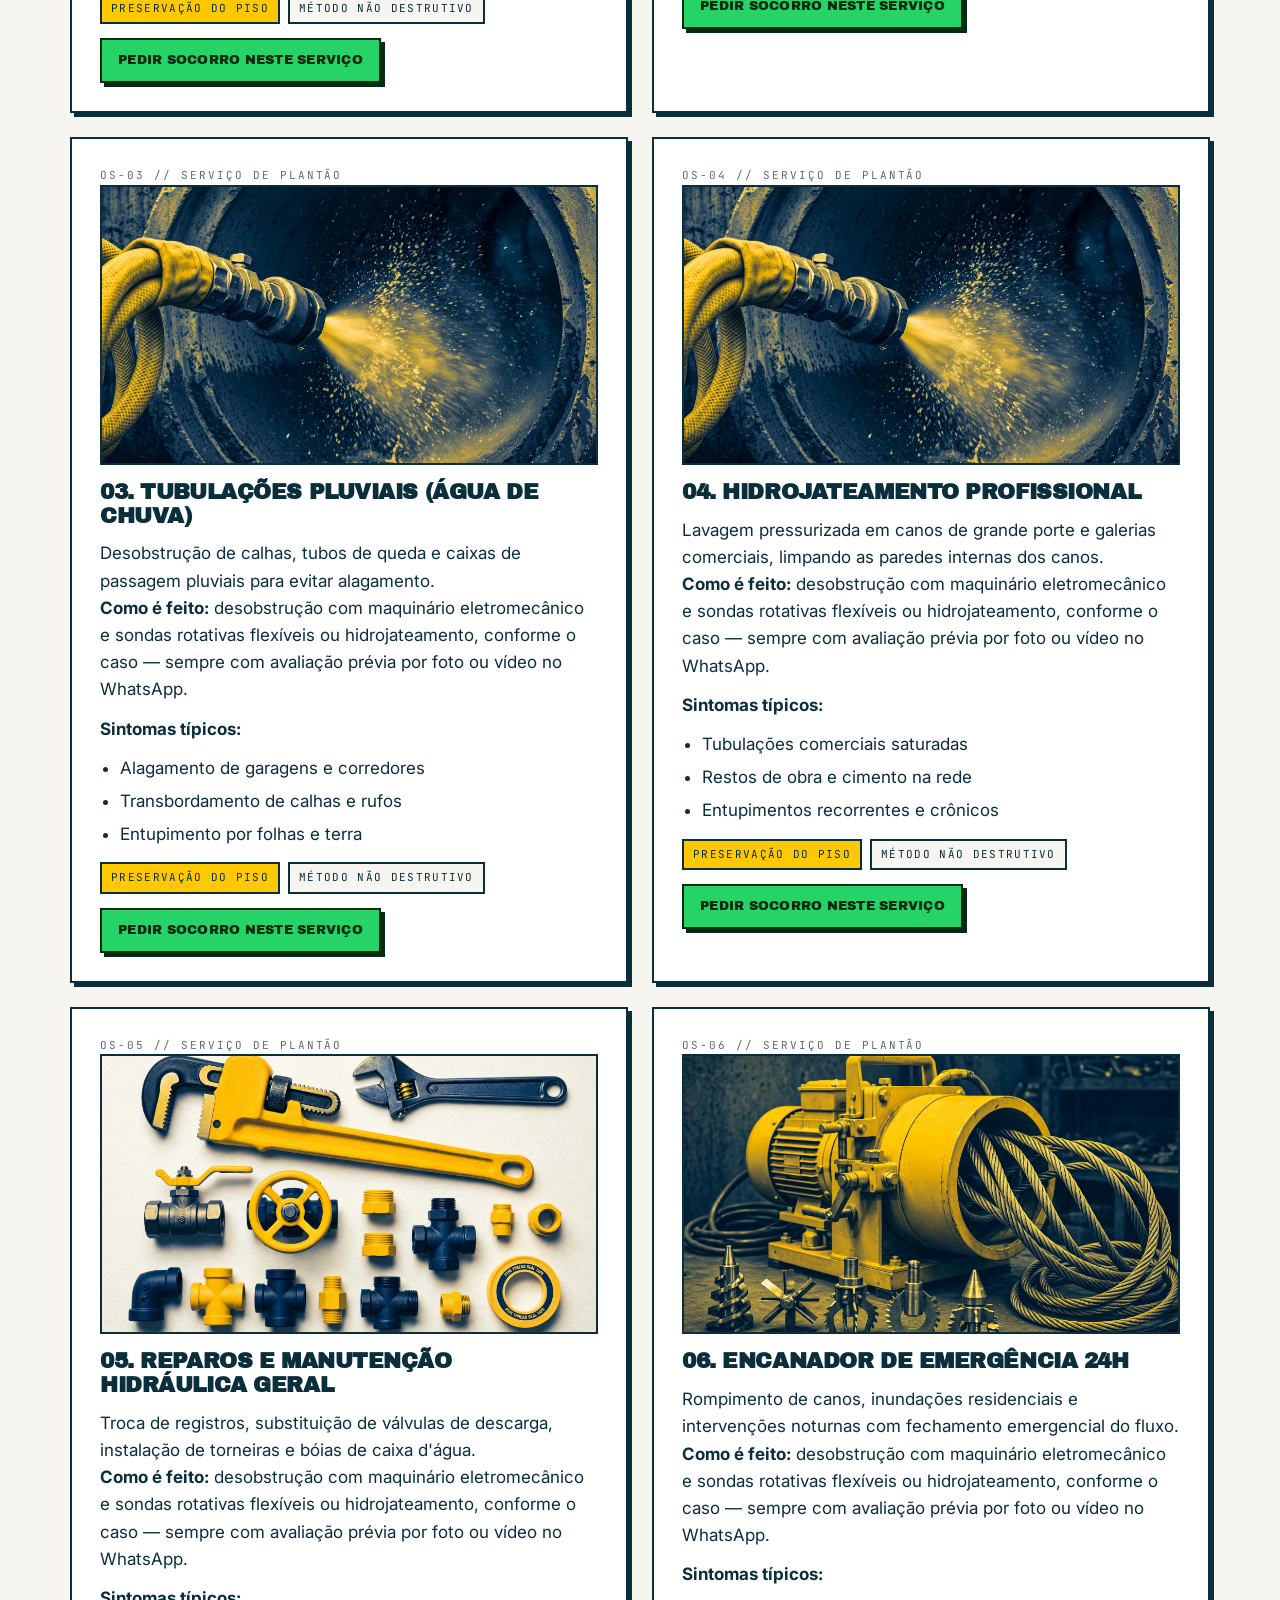
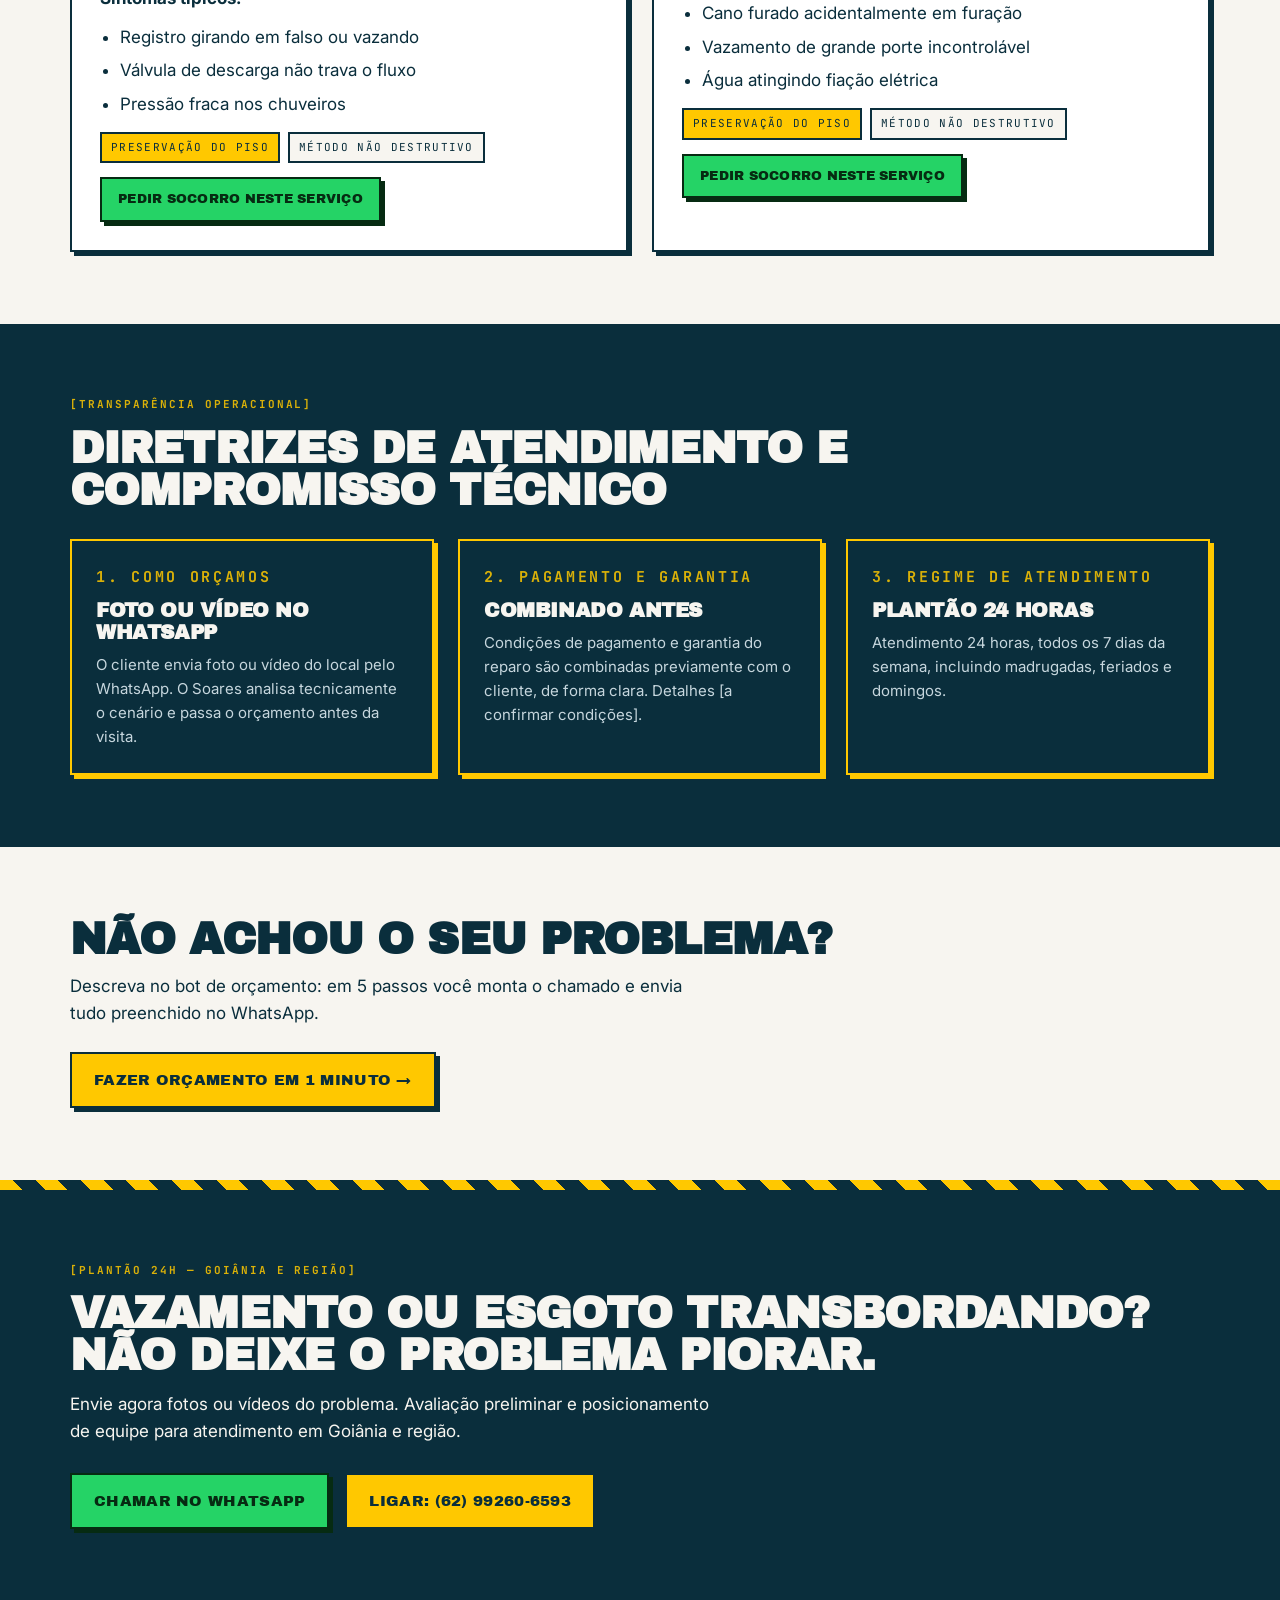
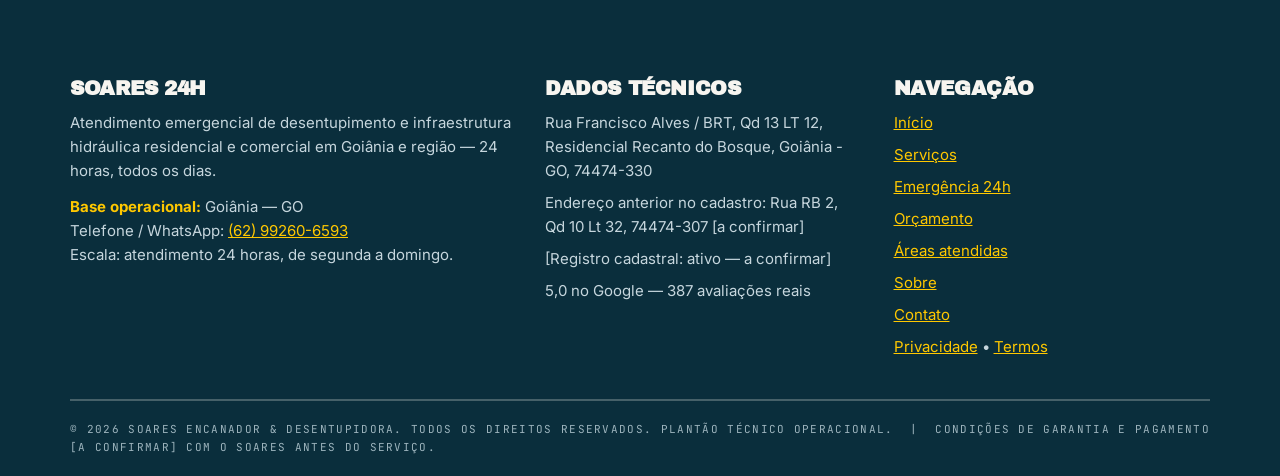
<file: servicos.html>
<!DOCTYPE html>
<html lang="pt-BR">
<head>
<meta charset="UTF-8">
<meta name="viewport" content="width=device-width, initial-scale=1.0">
<title>Serviços — Desentupimento, hidrojateamento e emergência 24h | Soares Encanador & Desentupidora</title>
<meta name="description" content="Os 6 serviços do Soares em Goiânia: desentupimento, caixa de gordura, tubulações pluviais, hidrojateamento, reparos hidráulicos e emergência 24h.">
<meta property="og:title" content="Serviços — Desentupimento, hidrojateamento e emergência 24h | Soares Encanador & Desentupidora">
<meta property="og:description" content="Os 6 serviços do Soares em Goiânia: desentupimento, caixa de gordura, tubulações pluviais, hidrojateamento, reparos hidráulicos e emergência 24h.">
<meta property="og:type" content="website">
<link rel="preconnect" href="https://fonts.googleapis.com">
<link rel="preconnect" href="https://fonts.gstatic.com" crossorigin>
<link href="https://fonts.googleapis.com/css2?family=Archivo+Black&family=Inter:wght@400;600;700&family=JetBrains+Mono:wght@700&display=swap" rel="stylesheet">
<link rel="stylesheet" href="assets/css/style.css">

</head>
<body>
<div class="ticker" aria-hidden="true"><div class="ticker-track"><span>PLANTÃO 24H <b>•</b> GOIÂNIA E REGIÃO <b>•</b> ATENDIMENTO 24 HORAS, TODOS OS DIAS <b>•</b> WHATSAPP: (62) 99260-6593 <b>•</b> 5,0 NO GOOGLE (387 AVALIAÇÕES) <b>•</b> [SISTEMA OPERACIONAL ATIVO] <b>•</b> </span><span>PLANTÃO 24H <b>•</b> GOIÂNIA E REGIÃO <b>•</b> ATENDIMENTO 24 HORAS, TODOS OS DIAS <b>•</b> WHATSAPP: (62) 99260-6593 <b>•</b> 5,0 NO GOOGLE (387 AVALIAÇÕES) <b>•</b> [SISTEMA OPERACIONAL ATIVO] <b>•</b> </span></div></div>
<header class="site"><div class="wrap nav">
<a class="logo" href="index.html" aria-label="Soares Encanador & Desentupidora — Início"><span class="logo-mark">S</span><span class="logo-txt">Soares<br>Encanador &amp;<br>Desentupidora<small>PLANTÃO 24H • GOIÂNIA</small></span></a>
<button class="burger" aria-label="Abrir menu" aria-expanded="false">☰</button>
<nav class="main" aria-label="Navegação principal"><a href="index.html">Início</a><a href="servicos.html" aria-current="page">Serviços</a><a href="emergencia-24h.html">Emergência 24h</a><a href="orcamento.html">Orçamento</a><a href="areas.html">Áreas</a><a href="sobre.html">Sobre</a><a href="contato.html">Contato</a></nav>
<a class="btn btn-wa btn-sm" href="https://wa.me/5562992606593" target="_blank" rel="noopener">Chamar no WhatsApp</a>
</div></header>
<main>

<div class="wrap page-head"><p class="tag">[Especificações técnicas e atendimento]</p><p class="tag" style="margin-top:8px">Base operacional Goiânia — GO</p><h1>Serviços de plantão em Goiânia e região</h1><p style="max-width:720px">Atendimento emergencial e preventivo 24 horas por dia, 7 dias por semana. Conheça as intervenções operacionais do Soares.</p></div>
<section><div class="wrap"><div class="card" style="margin-bottom:32px"><p class="tag">[Disponibilidade do plantão]</p><h3 style="margin-top:8px">24 horas, todos os dias — Goiânia e região</h3><p>Plantão para residências, condomínios e instalações comerciais. <b>Protocolo de transparência:</b> o orçamento e o método exato de desobstrução são informados após o envio de foto ou vídeo no WhatsApp.</p></div>
<h2 style="margin-bottom:24px">6 intervenções técnicas</h2><p style="margin-bottom:24px;color:var(--steel)">Métodos não destrutivos. Tecnologia: sondas rotativas &amp; hidrojato.</p>
<div class="svc-grid"><article class="svc"><p class="os">OS-01 // Serviço de plantão</p><img src="assets/img/equip-rotativa.webp" alt="Máquina rotativa — imagem gerada (amostra), duotone amarelo/petróleo." loading="lazy"><h3>01. Desentupimento de pias, ralos e vasos</h3><p>Desobstrução mecânica de tubulações residenciais e comerciais, com máquinas rotativas e sondas flexíveis, sem quebrar cerâmicas, pisos ou bancadas na grande maioria dos casos.</p><p><b>Como é feito:</b> desobstrução com maquinário eletromecânico e sondas rotativas flexíveis ou hidrojateamento, conforme o caso — sempre com avaliação prévia por foto ou vídeo no WhatsApp.</p><p style="margin-top:12px"><b>Sintomas típicos:</b></p><ul><li>Água descendo devagar na pia ou ralo</li><li>Borbulhas e refluxo de ar no sifão</li><li>Transbordamento no vaso sanitário</li></ul><div class="badges"><span class="badge y">Preservação do piso</span><span class="badge">Método não destrutivo</span></div><a class="btn btn-wa btn-sm" href="https://wa.me/5562992606593" target="_blank" rel="noopener">Pedir socorro neste serviço</a></article><article class="svc"><p class="os">OS-02 // Serviço de plantão</p><img src="assets/img/equip-ferramentas.webp" alt="Ferramentas de trabalho — imagem gerada (amostra), duotone amarelo/petróleo." loading="lazy"><h3>02. Limpeza de caixa de gordura &amp; esgoto</h3><p>Remoção de placas de gordura endurecida e restauração da vazão de saída para a rede de esgoto.</p><p><b>Como é feito:</b> desobstrução com maquinário eletromecânico e sondas rotativas flexíveis ou hidrojateamento, conforme o caso — sempre com avaliação prévia por foto ou vídeo no WhatsApp.</p><p style="margin-top:12px"><b>Sintomas típicos:</b></p><ul><li>Mau cheiro forte retornando pela cozinha</li><li>Tampa da caixa de gordura transbordando</li><li>Esgoto borbulhando no quintal</li></ul><div class="badges"><span class="badge y">Preservação do piso</span><span class="badge">Método não destrutivo</span></div><a class="btn btn-wa btn-sm" href="https://wa.me/5562992606593" target="_blank" rel="noopener">Pedir socorro neste serviço</a></article><article class="svc"><p class="os">OS-03 // Serviço de plantão</p><img src="assets/img/equip-hidrojato.webp" alt="Hidrojateamento — imagem gerada (amostra), duotone amarelo/petróleo." loading="lazy"><h3>03. Tubulações pluviais (água de chuva)</h3><p>Desobstrução de calhas, tubos de queda e caixas de passagem pluviais para evitar alagamento.</p><p><b>Como é feito:</b> desobstrução com maquinário eletromecânico e sondas rotativas flexíveis ou hidrojateamento, conforme o caso — sempre com avaliação prévia por foto ou vídeo no WhatsApp.</p><p style="margin-top:12px"><b>Sintomas típicos:</b></p><ul><li>Alagamento de garagens e corredores</li><li>Transbordamento de calhas e rufos</li><li>Entupimento por folhas e terra</li></ul><div class="badges"><span class="badge y">Preservação do piso</span><span class="badge">Método não destrutivo</span></div><a class="btn btn-wa btn-sm" href="https://wa.me/5562992606593" target="_blank" rel="noopener">Pedir socorro neste serviço</a></article><article class="svc"><p class="os">OS-04 // Serviço de plantão</p><img src="assets/img/equip-hidrojato.webp" alt="Hidrojateamento — imagem gerada (amostra), duotone amarelo/petróleo." loading="lazy"><h3>04. Hidrojateamento profissional</h3><p>Lavagem pressurizada em canos de grande porte e galerias comerciais, limpando as paredes internas dos canos.</p><p><b>Como é feito:</b> desobstrução com maquinário eletromecânico e sondas rotativas flexíveis ou hidrojateamento, conforme o caso — sempre com avaliação prévia por foto ou vídeo no WhatsApp.</p><p style="margin-top:12px"><b>Sintomas típicos:</b></p><ul><li>Tubulações comerciais saturadas</li><li>Restos de obra e cimento na rede</li><li>Entupimentos recorrentes e crônicos</li></ul><div class="badges"><span class="badge y">Preservação do piso</span><span class="badge">Método não destrutivo</span></div><a class="btn btn-wa btn-sm" href="https://wa.me/5562992606593" target="_blank" rel="noopener">Pedir socorro neste serviço</a></article><article class="svc"><p class="os">OS-05 // Serviço de plantão</p><img src="assets/img/equip-ferramentas.webp" alt="Ferramentas de trabalho — imagem gerada (amostra), duotone amarelo/petróleo." loading="lazy"><h3>05. Reparos e manutenção hidráulica geral</h3><p>Troca de registros, substituição de válvulas de descarga, instalação de torneiras e bóias de caixa d'água.</p><p><b>Como é feito:</b> desobstrução com maquinário eletromecânico e sondas rotativas flexíveis ou hidrojateamento, conforme o caso — sempre com avaliação prévia por foto ou vídeo no WhatsApp.</p><p style="margin-top:12px"><b>Sintomas típicos:</b></p><ul><li>Registro girando em falso ou vazando</li><li>Válvula de descarga não trava o fluxo</li><li>Pressão fraca nos chuveiros</li></ul><div class="badges"><span class="badge y">Preservação do piso</span><span class="badge">Método não destrutivo</span></div><a class="btn btn-wa btn-sm" href="https://wa.me/5562992606593" target="_blank" rel="noopener">Pedir socorro neste serviço</a></article><article class="svc"><p class="os">OS-06 // Serviço de plantão</p><img src="assets/img/equip-rotativa.webp" alt="Máquina rotativa — imagem gerada (amostra), duotone amarelo/petróleo." loading="lazy"><h3>06. Encanador de emergência 24h</h3><p>Rompimento de canos, inundações residenciais e intervenções noturnas com fechamento emergencial do fluxo.</p><p><b>Como é feito:</b> desobstrução com maquinário eletromecânico e sondas rotativas flexíveis ou hidrojateamento, conforme o caso — sempre com avaliação prévia por foto ou vídeo no WhatsApp.</p><p style="margin-top:12px"><b>Sintomas típicos:</b></p><ul><li>Cano furado acidentalmente em furação</li><li>Vazamento de grande porte incontrolável</li><li>Água atingindo fiação elétrica</li></ul><div class="badges"><span class="badge y">Preservação do piso</span><span class="badge">Método não destrutivo</span></div><a class="btn btn-wa btn-sm" href="https://wa.me/5562992606593" target="_blank" rel="noopener">Pedir socorro neste serviço</a></article></div>
</div></section>
<section class="sec-dark"><div class="wrap"><p class="tag">[Transparência operacional]</p><h2 style="margin:14px 0 28px">Diretrizes de atendimento e compromisso técnico</h2><div class="grid3">
<article class="card dark-card"><p class="tag">1. Como orçamos</p><h3>Foto ou vídeo no WhatsApp</h3><p>O cliente envia foto ou vídeo do local pelo WhatsApp. O Soares analisa tecnicamente o cenário e passa o orçamento antes da visita.</p></article>
<article class="card dark-card"><p class="tag">2. Pagamento e garantia</p><h3>Combinado antes</h3><p>Condições de pagamento e garantia do reparo são combinadas previamente com o cliente, de forma clara. Detalhes [a confirmar condições].</p></article>
<article class="card dark-card"><p class="tag">3. Regime de atendimento</p><h3>Plantão 24 horas</h3><p>Atendimento 24 horas, todos os 7 dias da semana, incluindo madrugadas, feriados e domingos.</p></article>
</div></div></section>
<section><div class="wrap"><h2>Não achou o seu problema?</h2><p style="margin:12px 0 24px;max-width:640px">Descreva no bot de orçamento: em 5 passos você monta o chamado e envia tudo preenchido no WhatsApp.</p><a class="btn" href="orcamento.html">Fazer orçamento em 1 minuto →</a></div></section>
<div class="hazard" aria-hidden="true"></div><section class="sec-dark"><div class="wrap"><p class="tag">[Plantão 24h — Goiânia e região]</p><h2 style="margin:14px 0">Vazamento ou esgoto transbordando? Não deixe o problema piorar.</h2><p style="max-width:640px">Envie agora fotos ou vídeos do problema. Avaliação preliminar e posicionamento de equipe para atendimento em Goiânia e região.</p><div class="cta-row"><a class="btn btn-wa" href="https://wa.me/5562992606593" target="_blank" rel="noopener">Chamar no WhatsApp</a><a class="btn btn-light" href="tel:+5562992606593">Ligar: (62) 99260-6593</a></div></div></section>

</main>
<footer><div class="wrap"><div class="fgrid">
<div><h3>Soares 24h</h3><p style="margin-top:12px">Atendimento emergencial de desentupimento e infraestrutura hidráulica residencial e comercial em Goiânia e região — 24 horas, todos os dias.</p><p style="margin-top:12px"><b style="color:var(--yellow)">Base operacional:</b> Goiânia — GO</p><p>Telefone / WhatsApp: <a href="tel:+5562992606593">(62) 99260-6593</a></p><p>Escala: atendimento 24 horas, de segunda a domingo.</p></div>
<div><h3>Dados técnicos</h3><ul style="margin-top:12px"><li>Rua Francisco Alves / BRT, Qd 13 LT 12, Residencial Recanto do Bosque, Goiânia - GO, 74474-330</li><li>Endereço anterior no cadastro: Rua RB 2, Qd 10 Lt 32, 74474-307 [a confirmar]</li><li>[Registro cadastral: ativo — a confirmar]</li><li>5,0 no Google — 387 avaliações reais</li></ul></div>
<div><h3>Navegação</h3><ul style="margin-top:12px"><li><a href="index.html">Início</a></li><li><a href="servicos.html">Serviços</a></li><li><a href="emergencia-24h.html">Emergência 24h</a></li><li><a href="orcamento.html">Orçamento</a></li><li><a href="areas.html">Áreas atendidas</a></li><li><a href="sobre.html">Sobre</a></li><li><a href="contato.html">Contato</a></li><li><a href="privacidade.html">Privacidade</a> • <a href="termos.html">Termos</a></li></ul></div>
</div><div class="f-bottom">© 2026 Soares Encanador & Desentupidora. Todos os direitos reservados. Plantão técnico operacional. &nbsp;|&nbsp; Condições de garantia e pagamento [a confirmar] com o Soares antes do serviço.</div></div></footer>
<div class="sticky-bar" role="navigation" aria-label="Ações rápidas"><a class="wa" href="https://wa.me/5562992606593" target="_blank" rel="noopener">WhatsApp</a><a class="call" href="tel:+5562992606593">Ligar</a></div>
<script src="assets/js/main.js"></script>
</body>
</html>
</file>
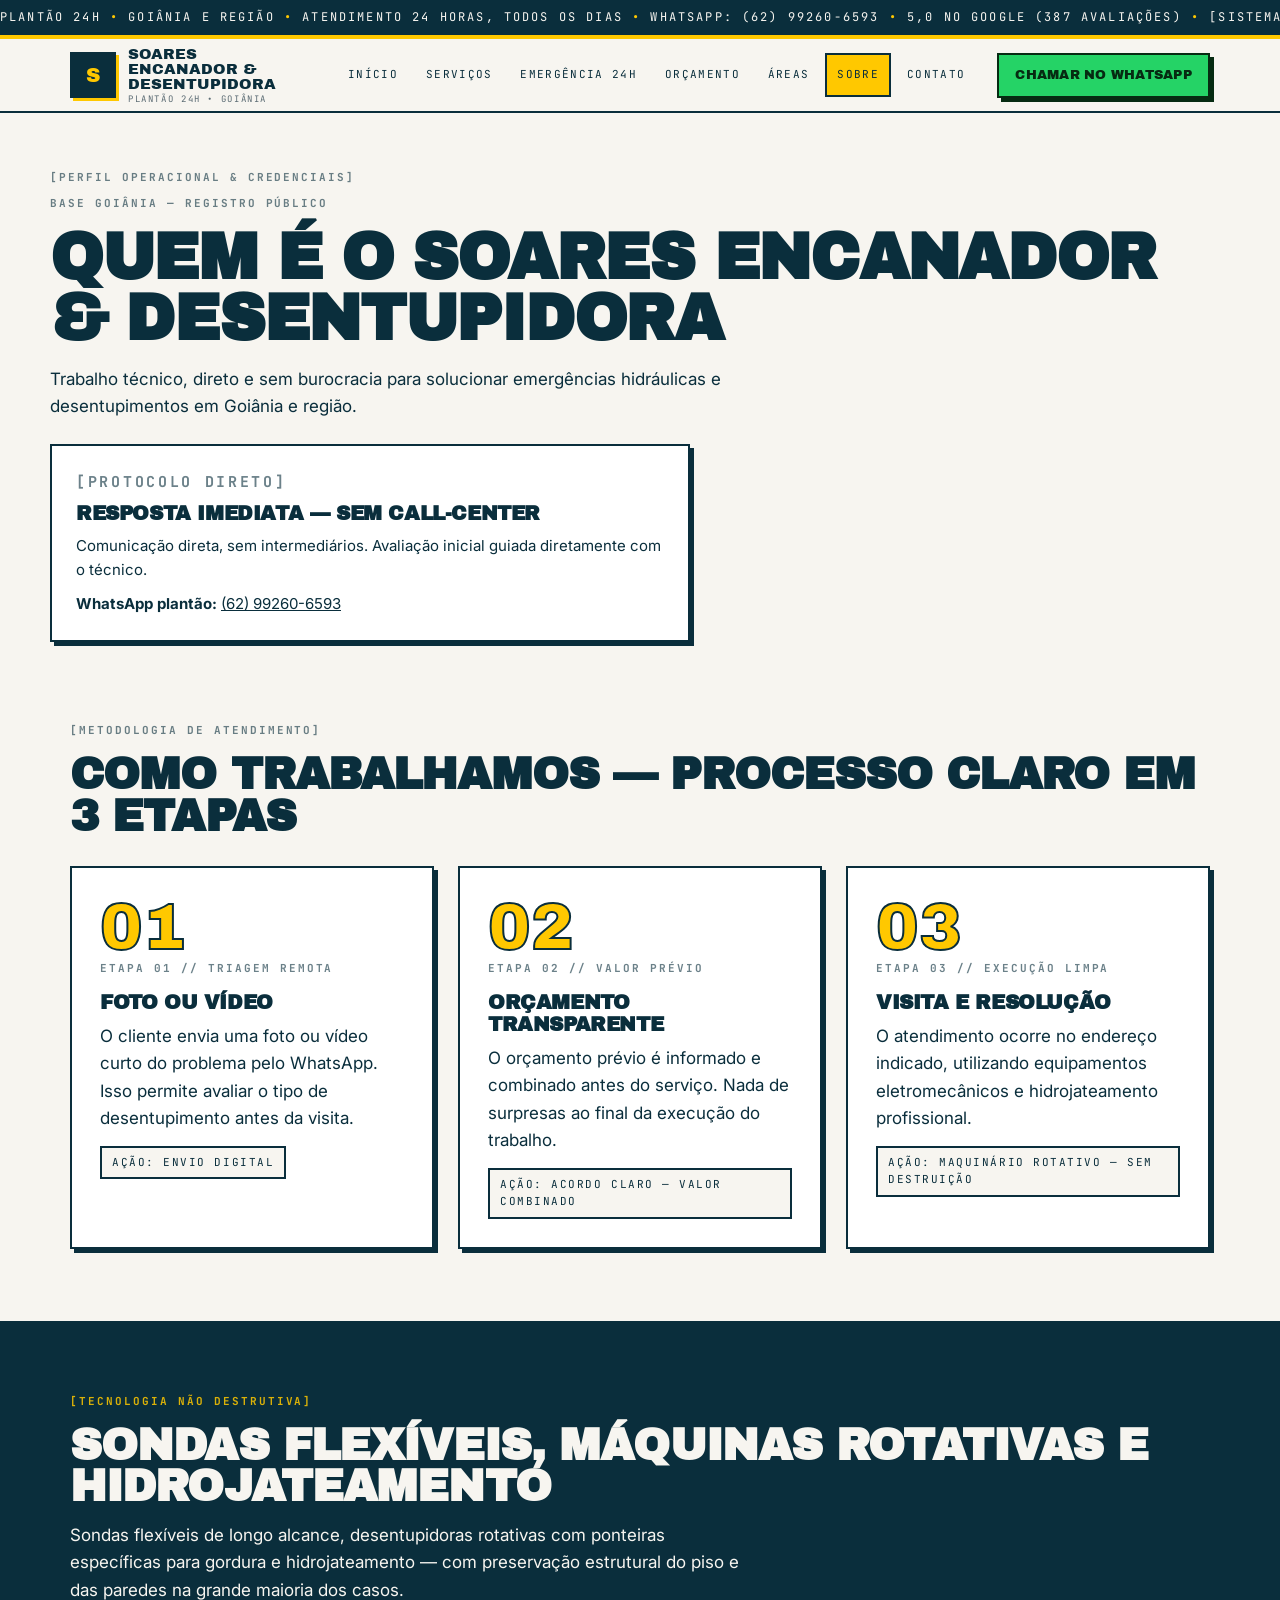
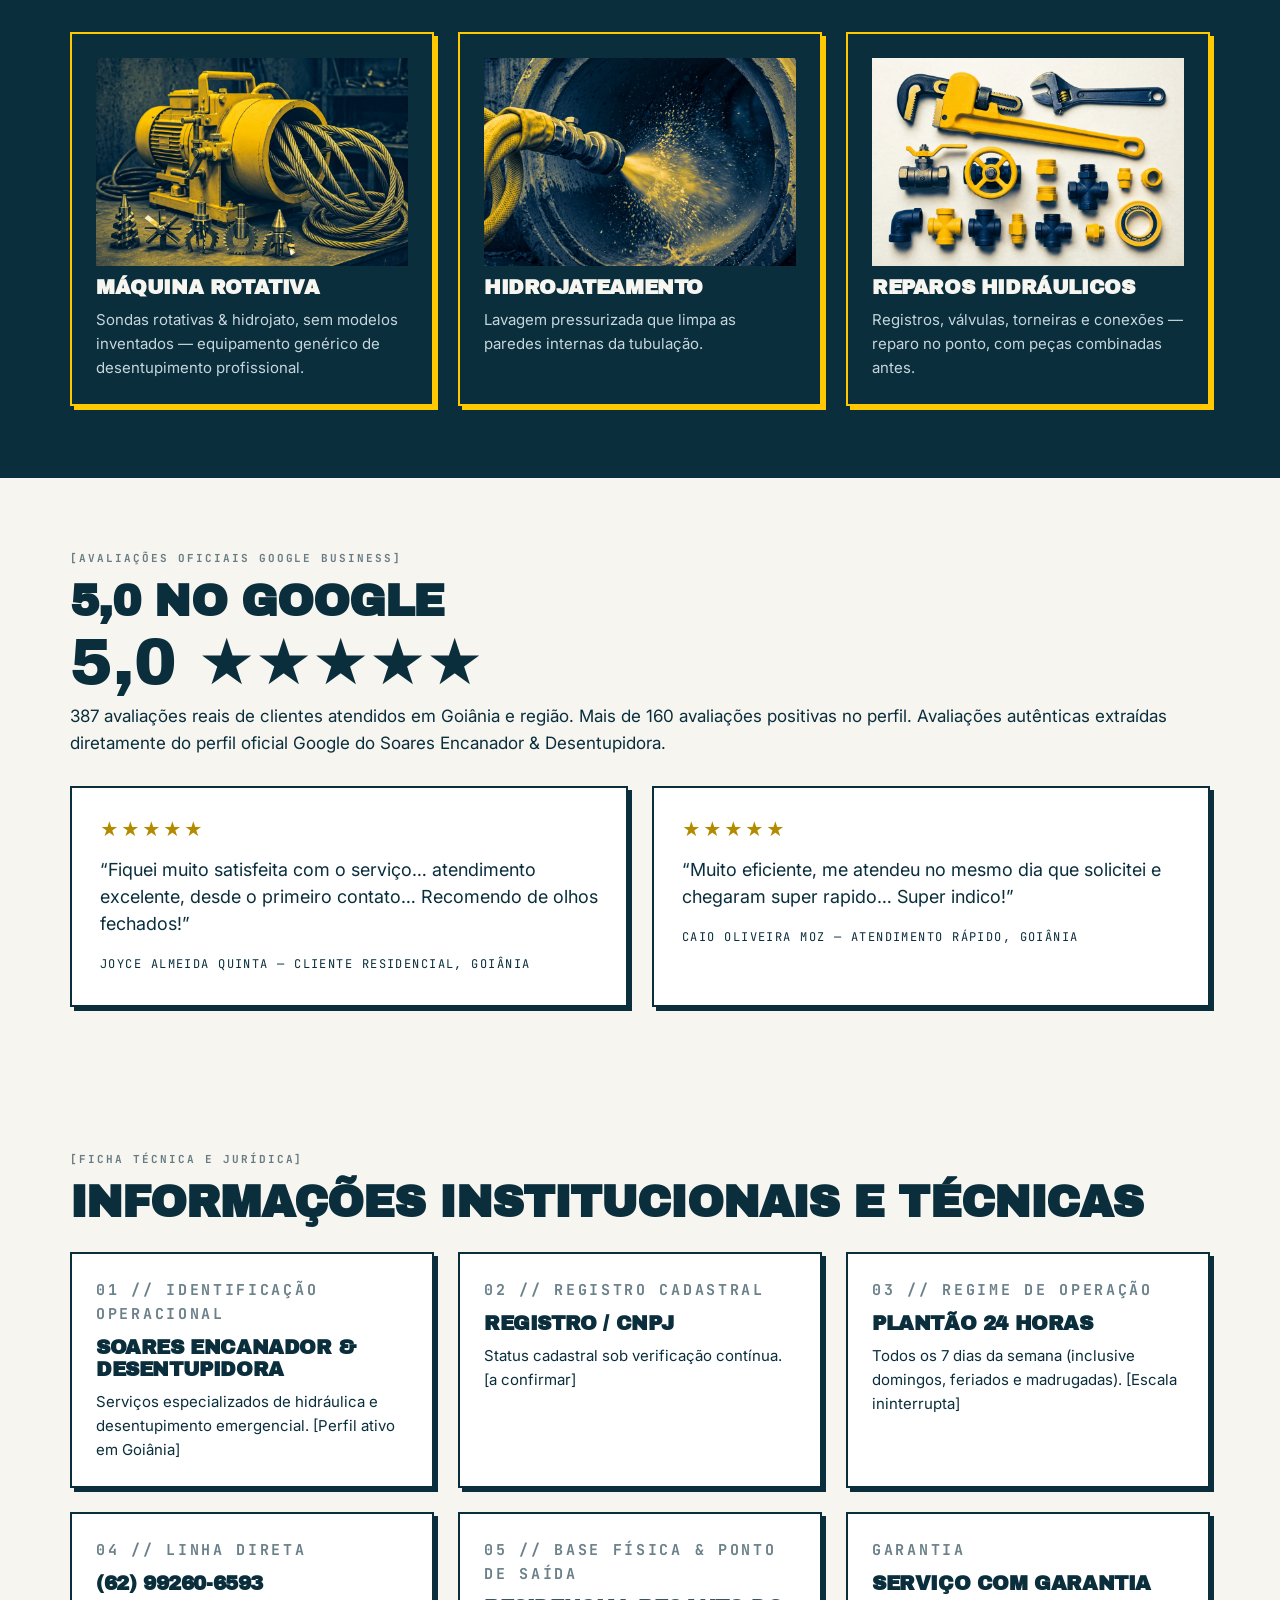
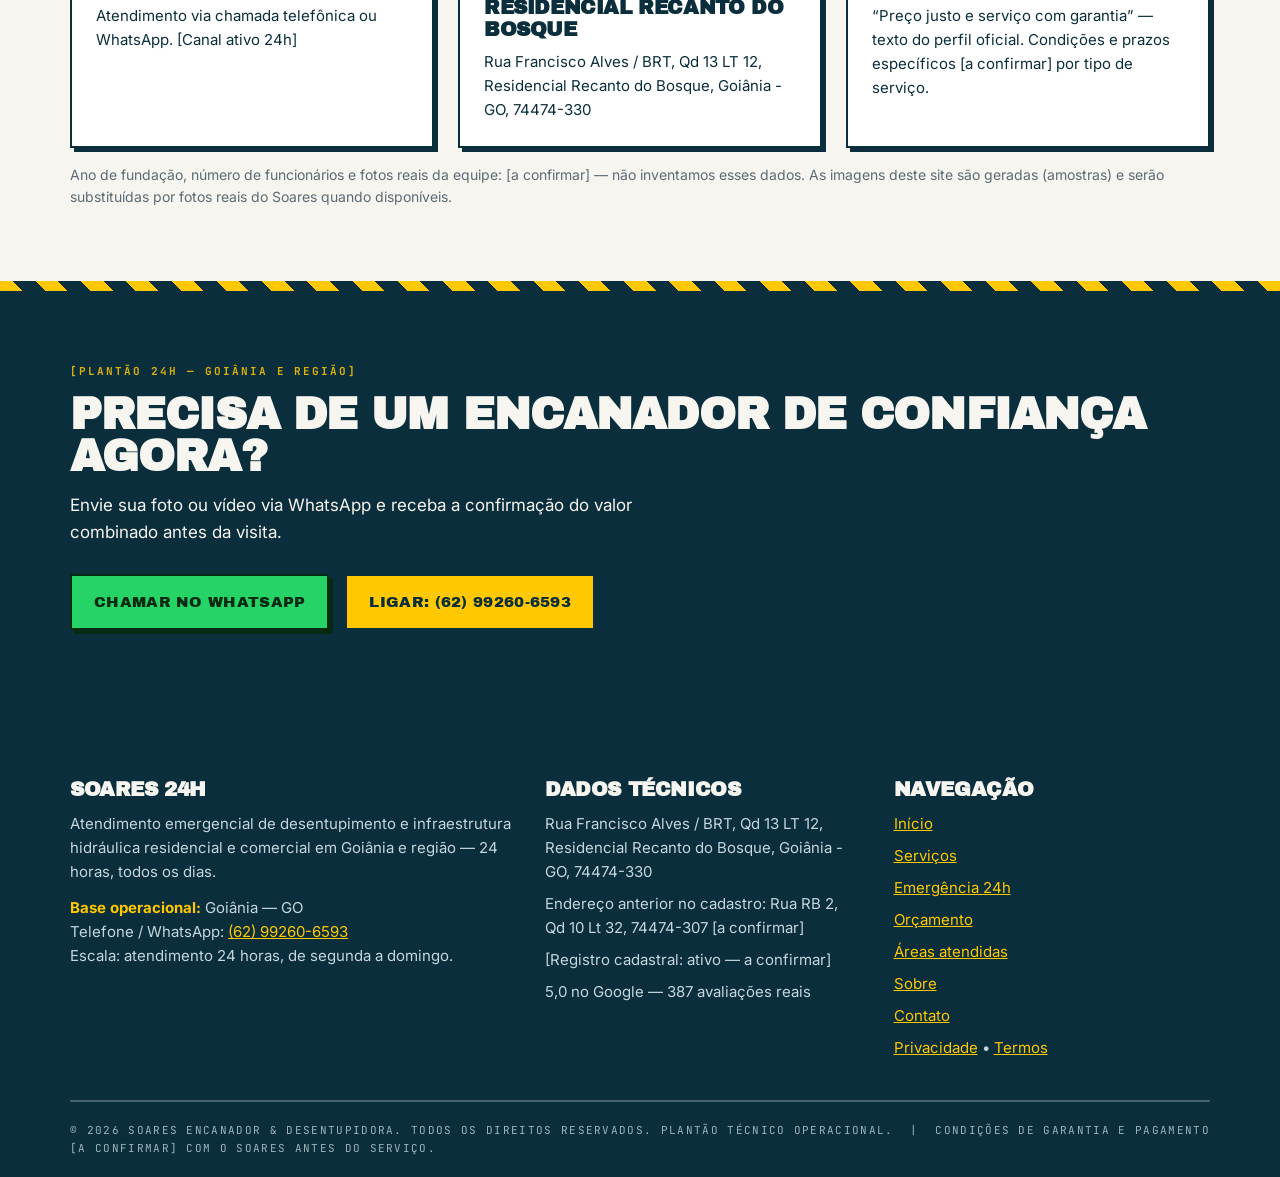
<file: sobre.html>
<!DOCTYPE html>
<html lang="pt-BR">
<head>
<meta charset="UTF-8">
<meta name="viewport" content="width=device-width, initial-scale=1.0">
<title>Sobre — Quem é o Soares Encanador & Desentupidora | Soares Encanador & Desentupidora</title>
<meta name="description" content="Quem é o Soares, como trabalha em 3 etapas, avaliações reais do Google e ficha institucional.">
<meta property="og:title" content="Sobre — Quem é o Soares Encanador & Desentupidora | Soares Encanador & Desentupidora">
<meta property="og:description" content="Quem é o Soares, como trabalha em 3 etapas, avaliações reais do Google e ficha institucional.">
<meta property="og:type" content="website">
<link rel="preconnect" href="https://fonts.googleapis.com">
<link rel="preconnect" href="https://fonts.gstatic.com" crossorigin>
<link href="https://fonts.googleapis.com/css2?family=Archivo+Black&family=Inter:wght@400;600;700&family=JetBrains+Mono:wght@700&display=swap" rel="stylesheet">
<link rel="stylesheet" href="assets/css/style.css">

</head>
<body>
<div class="ticker" aria-hidden="true"><div class="ticker-track"><span>PLANTÃO 24H <b>•</b> GOIÂNIA E REGIÃO <b>•</b> ATENDIMENTO 24 HORAS, TODOS OS DIAS <b>•</b> WHATSAPP: (62) 99260-6593 <b>•</b> 5,0 NO GOOGLE (387 AVALIAÇÕES) <b>•</b> [SISTEMA OPERACIONAL ATIVO] <b>•</b> </span><span>PLANTÃO 24H <b>•</b> GOIÂNIA E REGIÃO <b>•</b> ATENDIMENTO 24 HORAS, TODOS OS DIAS <b>•</b> WHATSAPP: (62) 99260-6593 <b>•</b> 5,0 NO GOOGLE (387 AVALIAÇÕES) <b>•</b> [SISTEMA OPERACIONAL ATIVO] <b>•</b> </span></div></div>
<header class="site"><div class="wrap nav">
<a class="logo" href="index.html" aria-label="Soares Encanador & Desentupidora — Início"><span class="logo-mark">S</span><span class="logo-txt">Soares<br>Encanador &amp;<br>Desentupidora<small>PLANTÃO 24H • GOIÂNIA</small></span></a>
<button class="burger" aria-label="Abrir menu" aria-expanded="false">☰</button>
<nav class="main" aria-label="Navegação principal"><a href="index.html">Início</a><a href="servicos.html">Serviços</a><a href="emergencia-24h.html">Emergência 24h</a><a href="orcamento.html">Orçamento</a><a href="areas.html">Áreas</a><a href="sobre.html" aria-current="page">Sobre</a><a href="contato.html">Contato</a></nav>
<a class="btn btn-wa btn-sm" href="https://wa.me/5562992606593" target="_blank" rel="noopener">Chamar no WhatsApp</a>
</div></header>
<main>

<div class="wrap page-head"><p class="tag">[Perfil operacional &amp; credenciais]</p><p class="tag" style="margin-top:8px">Base Goiânia — registro público</p><h1>Quem é o Soares Encanador &amp; Desentupidora</h1><p style="max-width:720px">Trabalho técnico, direto e sem burocracia para solucionar emergências hidráulicas e desentupimentos em Goiânia e região.</p><div class="card" style="margin-top:24px;max-width:640px"><p class="tag">[Protocolo direto]</p><h3 style="margin-top:8px">Resposta imediata — sem call-center</h3><p>Comunicação direta, sem intermediários. Avaliação inicial guiada diretamente com o técnico.</p><p style="margin-top:10px"><b>WhatsApp plantão:</b> <a href="tel:+5562992606593">(62) 99260-6593</a></p></div></div>
<section><div class="wrap"><p class="tag">[Metodologia de atendimento]</p><h2 style="margin:14px 0 28px">Como trabalhamos — processo claro em 3 etapas</h2><div class="steps">
<article class="step"><p class="num">01</p><p class="tag">Etapa 01 // Triagem remota</p><h3>Foto ou vídeo</h3><p>O cliente envia uma foto ou vídeo curto do problema pelo WhatsApp. Isso permite avaliar o tipo de desentupimento antes da visita.</p><span class="pill">Ação: envio digital</span></article>
<article class="step"><p class="num">02</p><p class="tag">Etapa 02 // Valor prévio</p><h3>Orçamento transparente</h3><p>O orçamento prévio é informado e combinado antes do serviço. Nada de surpresas ao final da execução do trabalho.</p><span class="pill">Ação: acordo claro — valor combinado</span></article>
<article class="step"><p class="num">03</p><p class="tag">Etapa 03 // Execução limpa</p><h3>Visita e resolução</h3><p>O atendimento ocorre no endereço indicado, utilizando equipamentos eletromecânicos e hidrojateamento profissional.</p><span class="pill">Ação: maquinário rotativo — sem destruição</span></article>
</div></div></section>
<section class="sec-dark"><div class="wrap"><p class="tag">[Tecnologia não destrutiva]</p><h2 style="margin:14px 0">Sondas flexíveis, máquinas rotativas e hidrojateamento</h2><p style="max-width:680px">Sondas flexíveis de longo alcance, desentupidoras rotativas com ponteiras específicas para gordura e hidrojateamento — com preservação estrutural do piso e das paredes na grande maioria dos casos.</p><div class="grid3" style="margin-top:28px">
<article class="card dark-card"><img src="assets/img/equip-rotativa.webp" alt="Máquina rotativa — imagem gerada (amostra), duotone amarelo/petróleo." loading="lazy"><h3>Máquina rotativa</h3><p>Sondas rotativas &amp; hidrojato, sem modelos inventados — equipamento genérico de desentupimento profissional.</p></article>
<article class="card dark-card"><img src="assets/img/equip-hidrojato.webp" alt="Hidrojateamento — imagem gerada (amostra), duotone amarelo/petróleo." loading="lazy"><h3>Hidrojateamento</h3><p>Lavagem pressurizada que limpa as paredes internas da tubulação.</p></article>
<article class="card dark-card"><img src="assets/img/equip-ferramentas.webp" alt="Ferramentas de reparo hidráulico — imagem gerada (amostra), duotone amarelo/petróleo." loading="lazy"><h3>Reparos hidráulicos</h3><p>Registros, válvulas, torneiras e conexões — reparo no ponto, com peças combinadas antes.</p></article>
</div></div></section>
<section><div class="wrap"><p class="tag">[Avaliações oficiais Google Business]</p><h2 style="margin:14px 0 8px">5,0 no Google</h2><p class="big-rate">5,0 ★★★★★</p><p style="margin:8px 0 28px">387 avaliações reais de clientes atendidos em Goiânia e região. Mais de 160 avaliações positivas no perfil. Avaliações autênticas extraídas diretamente do perfil oficial Google do Soares Encanador &amp; Desentupidora.</p><div class="reviews">
<article class="review"><p class="stars" aria-label="5 de 5 estrelas">★★★★★</p><blockquote>“Fiquei muito satisfeita com o serviço… atendimento excelente, desde o primeiro contato… Recomendo de olhos fechados!”</blockquote><cite>Joyce Almeida Quinta — Cliente residencial, Goiânia</cite></article>
<article class="review"><p class="stars" aria-label="5 de 5 estrelas">★★★★★</p><blockquote>“Muito eficiente, me atendeu no mesmo dia que solicitei e chegaram super rapido… Super indico!”</blockquote><cite>Caio Oliveira Moz — Atendimento rápido, Goiânia</cite></article>
</div></div></section>
<section><div class="wrap"><p class="tag">[Ficha técnica e jurídica]</p><h2 style="margin:14px 0 28px">Informações institucionais e técnicas</h2><div class="grid3">
<article class="card"><p class="tag">01 // Identificação operacional</p><h3>Soares Encanador & Desentupidora</h3><p>Serviços especializados de hidráulica e desentupimento emergencial. [Perfil ativo em Goiânia]</p></article>
<article class="card"><p class="tag">02 // Registro cadastral</p><h3>Registro / CNPJ</h3><p>Status cadastral sob verificação contínua. [a confirmar]</p></article>
<article class="card"><p class="tag">03 // Regime de operação</p><h3>Plantão 24 horas</h3><p>Todos os 7 dias da semana (inclusive domingos, feriados e madrugadas). [Escala ininterrupta]</p></article>
<article class="card"><p class="tag">04 // Linha direta</p><h3>(62) 99260-6593</h3><p>Atendimento via chamada telefônica ou WhatsApp. [Canal ativo 24h]</p></article>
<article class="card"><p class="tag">05 // Base física &amp; ponto de saída</p><h3>Residencial Recanto do Bosque</h3><p>Rua Francisco Alves / BRT, Qd 13 LT 12, Residencial Recanto do Bosque, Goiânia - GO, 74474-330</p></article>
<article class="card"><p class="tag">Garantia</p><h3>Serviço com garantia</h3><p>“Preço justo e serviço com garantia” — texto do perfil oficial. Condições e prazos específicos [a confirmar] por tipo de serviço.</p></article>
</div><p class="note" style="margin-top:16px">Ano de fundação, número de funcionários e fotos reais da equipe: [a confirmar] — não inventamos esses dados. As imagens deste site são geradas (amostras) e serão substituídas por fotos reais do Soares quando disponíveis.</p></div></section>
<div class="hazard" aria-hidden="true"></div><section class="sec-dark"><div class="wrap"><p class="tag">[Plantão 24h — Goiânia e região]</p><h2 style="margin:14px 0">Precisa de um encanador de confiança agora?</h2><p style="max-width:640px">Envie sua foto ou vídeo via WhatsApp e receba a confirmação do valor combinado antes da visita.</p><div class="cta-row"><a class="btn btn-wa" href="https://wa.me/5562992606593" target="_blank" rel="noopener">Chamar no WhatsApp</a><a class="btn btn-light" href="tel:+5562992606593">Ligar: (62) 99260-6593</a></div></div></section>

</main>
<footer><div class="wrap"><div class="fgrid">
<div><h3>Soares 24h</h3><p style="margin-top:12px">Atendimento emergencial de desentupimento e infraestrutura hidráulica residencial e comercial em Goiânia e região — 24 horas, todos os dias.</p><p style="margin-top:12px"><b style="color:var(--yellow)">Base operacional:</b> Goiânia — GO</p><p>Telefone / WhatsApp: <a href="tel:+5562992606593">(62) 99260-6593</a></p><p>Escala: atendimento 24 horas, de segunda a domingo.</p></div>
<div><h3>Dados técnicos</h3><ul style="margin-top:12px"><li>Rua Francisco Alves / BRT, Qd 13 LT 12, Residencial Recanto do Bosque, Goiânia - GO, 74474-330</li><li>Endereço anterior no cadastro: Rua RB 2, Qd 10 Lt 32, 74474-307 [a confirmar]</li><li>[Registro cadastral: ativo — a confirmar]</li><li>5,0 no Google — 387 avaliações reais</li></ul></div>
<div><h3>Navegação</h3><ul style="margin-top:12px"><li><a href="index.html">Início</a></li><li><a href="servicos.html">Serviços</a></li><li><a href="emergencia-24h.html">Emergência 24h</a></li><li><a href="orcamento.html">Orçamento</a></li><li><a href="areas.html">Áreas atendidas</a></li><li><a href="sobre.html">Sobre</a></li><li><a href="contato.html">Contato</a></li><li><a href="privacidade.html">Privacidade</a> • <a href="termos.html">Termos</a></li></ul></div>
</div><div class="f-bottom">© 2026 Soares Encanador & Desentupidora. Todos os direitos reservados. Plantão técnico operacional. &nbsp;|&nbsp; Condições de garantia e pagamento [a confirmar] com o Soares antes do serviço.</div></div></footer>
<div class="sticky-bar" role="navigation" aria-label="Ações rápidas"><a class="wa" href="https://wa.me/5562992606593" target="_blank" rel="noopener">WhatsApp</a><a class="call" href="tel:+5562992606593">Ligar</a></div>
<script src="assets/js/main.js"></script>
</body>
</html>
</file>
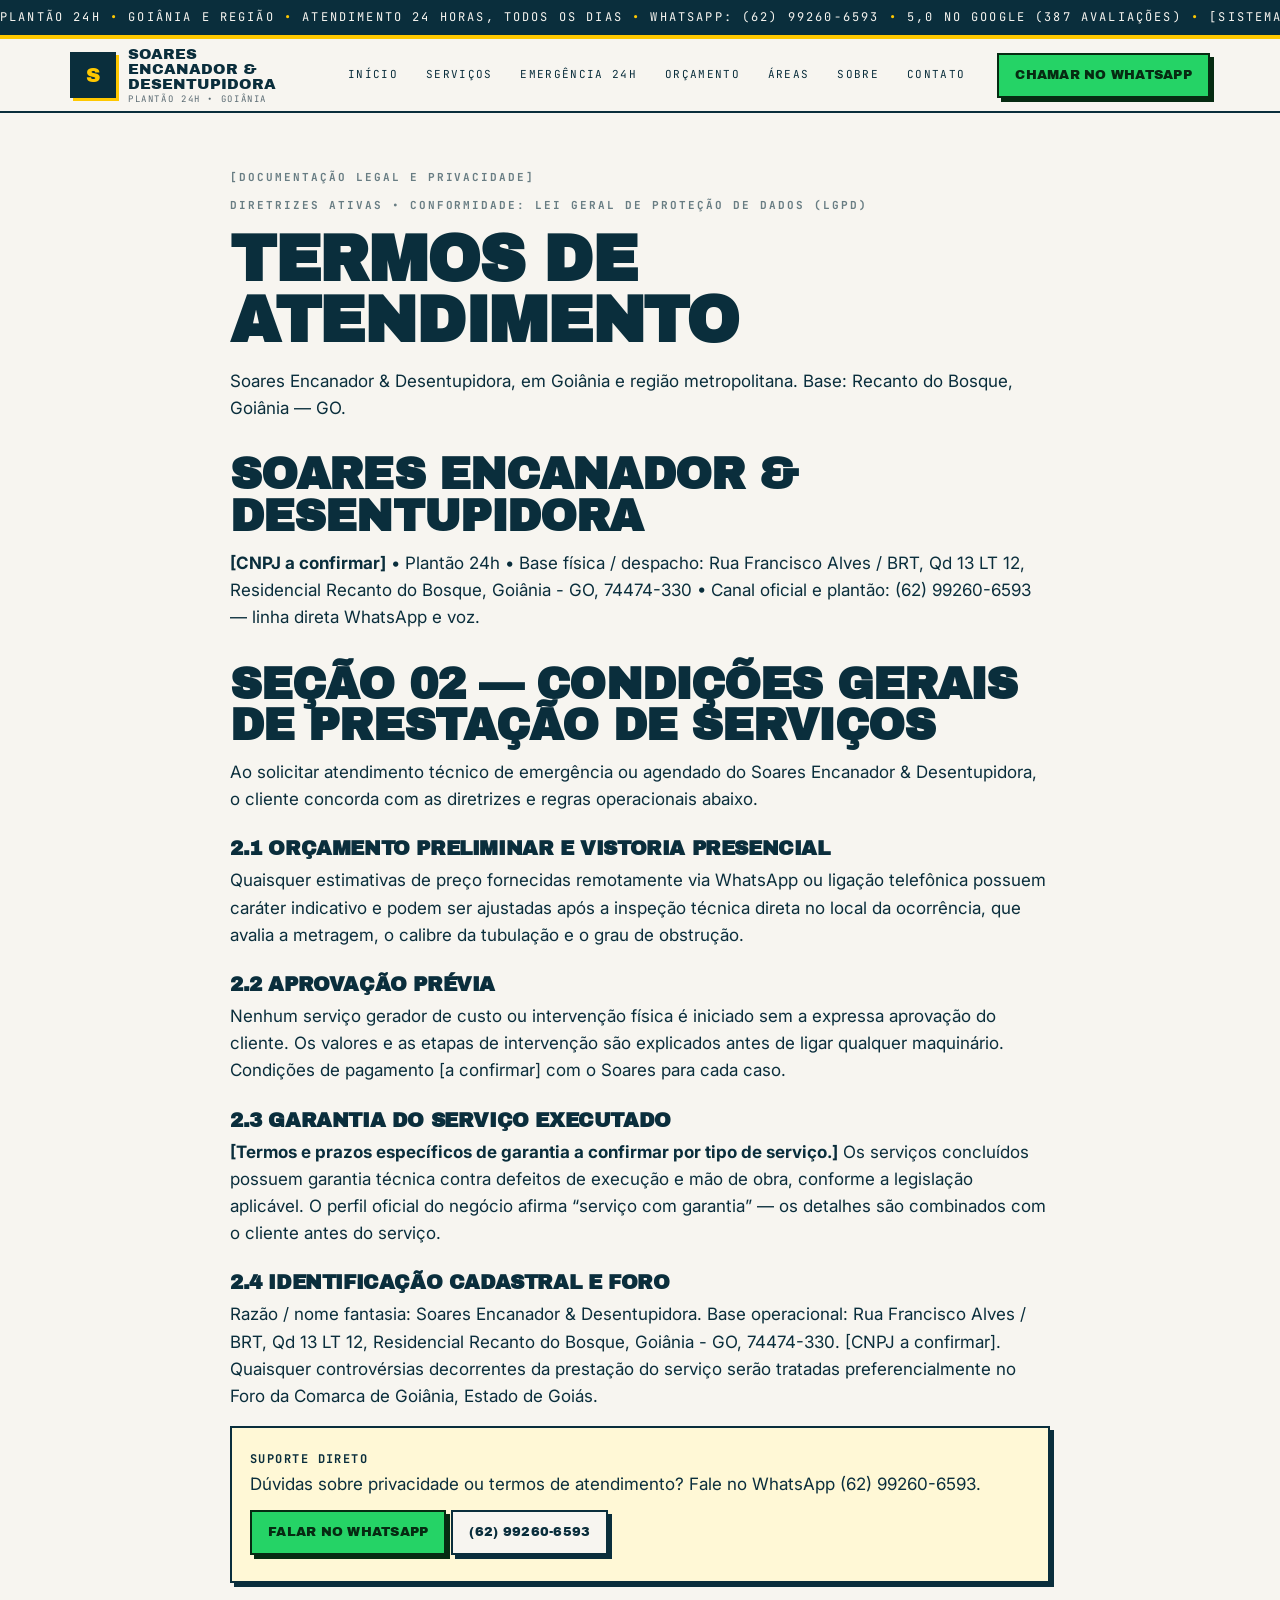
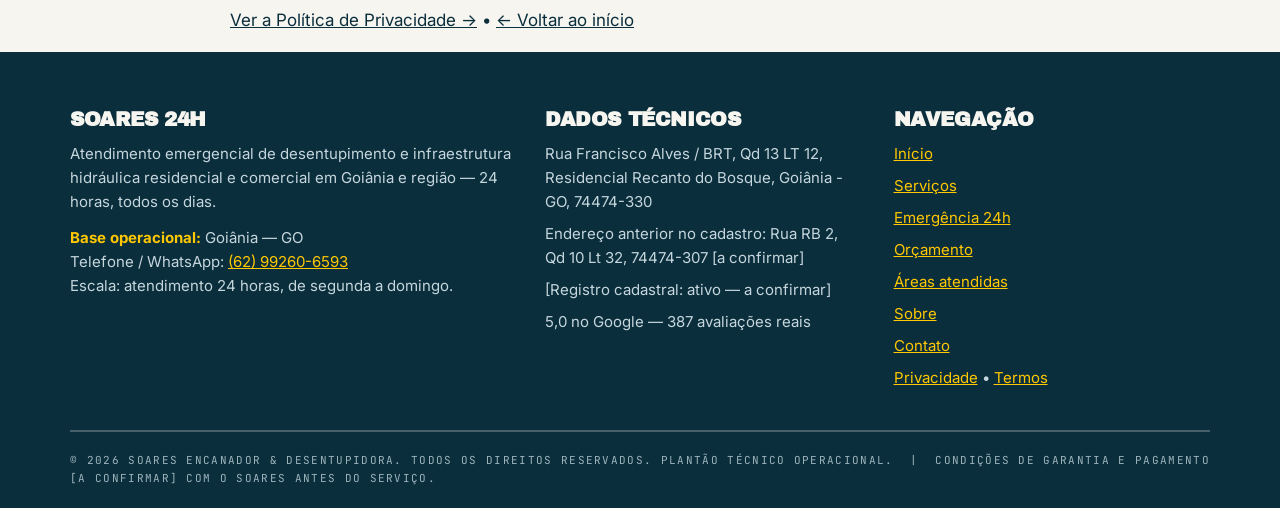
<file: termos.html>
<!DOCTYPE html>
<html lang="pt-BR">
<head>
<meta charset="UTF-8">
<meta name="viewport" content="width=device-width, initial-scale=1.0">
<title>Termos de Atendimento | Soares Encanador & Desentupidora</title>
<meta name="description" content="Orçamento preliminar, aprovação prévia, garantia [a confirmar] e foro — termos do Soares Encanador & Desentupidora.">
<meta property="og:title" content="Termos de Atendimento | Soares Encanador & Desentupidora">
<meta property="og:description" content="Orçamento preliminar, aprovação prévia, garantia [a confirmar] e foro — termos do Soares Encanador & Desentupidora.">
<meta property="og:type" content="website">
<link rel="preconnect" href="https://fonts.googleapis.com">
<link rel="preconnect" href="https://fonts.gstatic.com" crossorigin>
<link href="https://fonts.googleapis.com/css2?family=Archivo+Black&family=Inter:wght@400;600;700&family=JetBrains+Mono:wght@700&display=swap" rel="stylesheet">
<link rel="stylesheet" href="assets/css/style.css">

</head>
<body>
<div class="ticker" aria-hidden="true"><div class="ticker-track"><span>PLANTÃO 24H <b>•</b> GOIÂNIA E REGIÃO <b>•</b> ATENDIMENTO 24 HORAS, TODOS OS DIAS <b>•</b> WHATSAPP: (62) 99260-6593 <b>•</b> 5,0 NO GOOGLE (387 AVALIAÇÕES) <b>•</b> [SISTEMA OPERACIONAL ATIVO] <b>•</b> </span><span>PLANTÃO 24H <b>•</b> GOIÂNIA E REGIÃO <b>•</b> ATENDIMENTO 24 HORAS, TODOS OS DIAS <b>•</b> WHATSAPP: (62) 99260-6593 <b>•</b> 5,0 NO GOOGLE (387 AVALIAÇÕES) <b>•</b> [SISTEMA OPERACIONAL ATIVO] <b>•</b> </span></div></div>
<header class="site"><div class="wrap nav">
<a class="logo" href="index.html" aria-label="Soares Encanador & Desentupidora — Início"><span class="logo-mark">S</span><span class="logo-txt">Soares<br>Encanador &amp;<br>Desentupidora<small>PLANTÃO 24H • GOIÂNIA</small></span></a>
<button class="burger" aria-label="Abrir menu" aria-expanded="false">☰</button>
<nav class="main" aria-label="Navegação principal"><a href="index.html">Início</a><a href="servicos.html">Serviços</a><a href="emergencia-24h.html">Emergência 24h</a><a href="orcamento.html">Orçamento</a><a href="areas.html">Áreas</a><a href="sobre.html">Sobre</a><a href="contato.html">Contato</a></nav>
<a class="btn btn-wa btn-sm" href="https://wa.me/5562992606593" target="_blank" rel="noopener">Chamar no WhatsApp</a>
</div></header>
<main>

<div class="wrap page-head legal"><p class="tag">[Documentação legal e privacidade]</p><p class="tag" style="margin-top:8px">Diretrizes ativas • Conformidade: Lei Geral de Proteção de Dados (LGPD)</p><h1>Termos de Atendimento</h1><p>Soares Encanador & Desentupidora, em Goiânia e região metropolitana. Base: Recanto do Bosque, Goiânia — GO.</p>
<h2>Soares Encanador & Desentupidora</h2><p><b>[CNPJ a confirmar]</b> • Plantão 24h • Base física / despacho: Rua Francisco Alves / BRT, Qd 13 LT 12, Residencial Recanto do Bosque, Goiânia - GO, 74474-330 • Canal oficial e plantão: (62) 99260-6593 — linha direta WhatsApp e voz.</p>
<h2>Seção 02 — Condições gerais de prestação de serviços</h2><p>Ao solicitar atendimento técnico de emergência ou agendado do Soares Encanador & Desentupidora, o cliente concorda com as diretrizes e regras operacionais abaixo.</p>
<h3>2.1 Orçamento preliminar e vistoria presencial</h3><p>Quaisquer estimativas de preço fornecidas remotamente via WhatsApp ou ligação telefônica possuem caráter indicativo e podem ser ajustadas após a inspeção técnica direta no local da ocorrência, que avalia a metragem, o calibre da tubulação e o grau de obstrução.</p>
<h3>2.2 Aprovação prévia</h3><p>Nenhum serviço gerador de custo ou intervenção física é iniciado sem a expressa aprovação do cliente. Os valores e as etapas de intervenção são explicados antes de ligar qualquer maquinário. Condições de pagamento [a confirmar] com o Soares para cada caso.</p>
<h3>2.3 Garantia do serviço executado</h3><p><b>[Termos e prazos específicos de garantia a confirmar por tipo de serviço.]</b> Os serviços concluídos possuem garantia técnica contra defeitos de execução e mão de obra, conforme a legislação aplicável. O perfil oficial do negócio afirma “serviço com garantia” — os detalhes são combinados com o cliente antes do serviço.</p>
<h3>2.4 Identificação cadastral e foro</h3><p>Razão / nome fantasia: Soares Encanador & Desentupidora. Base operacional: Rua Francisco Alves / BRT, Qd 13 LT 12, Residencial Recanto do Bosque, Goiânia - GO, 74474-330. [CNPJ a confirmar]. Quaisquer controvérsias decorrentes da prestação do serviço serão tratadas preferencialmente no Foro da Comarca de Goiânia, Estado de Goiás.</p>
<div class="confirm"><b>Suporte direto</b><p>Dúvidas sobre privacidade ou termos de atendimento? Fale no WhatsApp (62) 99260-6593.</p><p style="margin-top:12px"><a class="btn btn-wa btn-sm" href="https://wa.me/5562992606593" target="_blank" rel="noopener">Falar no WhatsApp</a> <a class="btn btn-ghost btn-sm" href="tel:+5562992606593">(62) 99260-6593</a></p></div>
<p style="margin-top:24px"><a href="privacidade.html">Ver a Política de Privacidade →</a> • <a href="index.html">← Voltar ao início</a></p></div>

</main>
<footer><div class="wrap"><div class="fgrid">
<div><h3>Soares 24h</h3><p style="margin-top:12px">Atendimento emergencial de desentupimento e infraestrutura hidráulica residencial e comercial em Goiânia e região — 24 horas, todos os dias.</p><p style="margin-top:12px"><b style="color:var(--yellow)">Base operacional:</b> Goiânia — GO</p><p>Telefone / WhatsApp: <a href="tel:+5562992606593">(62) 99260-6593</a></p><p>Escala: atendimento 24 horas, de segunda a domingo.</p></div>
<div><h3>Dados técnicos</h3><ul style="margin-top:12px"><li>Rua Francisco Alves / BRT, Qd 13 LT 12, Residencial Recanto do Bosque, Goiânia - GO, 74474-330</li><li>Endereço anterior no cadastro: Rua RB 2, Qd 10 Lt 32, 74474-307 [a confirmar]</li><li>[Registro cadastral: ativo — a confirmar]</li><li>5,0 no Google — 387 avaliações reais</li></ul></div>
<div><h3>Navegação</h3><ul style="margin-top:12px"><li><a href="index.html">Início</a></li><li><a href="servicos.html">Serviços</a></li><li><a href="emergencia-24h.html">Emergência 24h</a></li><li><a href="orcamento.html">Orçamento</a></li><li><a href="areas.html">Áreas atendidas</a></li><li><a href="sobre.html">Sobre</a></li><li><a href="contato.html">Contato</a></li><li><a href="privacidade.html">Privacidade</a> • <a href="termos.html">Termos</a></li></ul></div>
</div><div class="f-bottom">© 2026 Soares Encanador & Desentupidora. Todos os direitos reservados. Plantão técnico operacional. &nbsp;|&nbsp; Condições de garantia e pagamento [a confirmar] com o Soares antes do serviço.</div></div></footer>
<div class="sticky-bar" role="navigation" aria-label="Ações rápidas"><a class="wa" href="https://wa.me/5562992606593" target="_blank" rel="noopener">WhatsApp</a><a class="call" href="tel:+5562992606593">Ligar</a></div>
<script src="assets/js/main.js"></script>
</body>
</html>
</file>
<file: assets/css/style.css>
:root{
--ice:#F7F5F0;--petrol:#0A2E3C;--yellow:#FFC800;--wa:#25D366;--steel:#5B6B73;
--ink:#0A2E3C;--line:#0A2E3C;--white:#fff;
--font-d:'Archivo Black',Impact,'Arial Black',sans-serif;
--font-b:'Inter',-apple-system,sans-serif;
--font-m:'JetBrains Mono',monospace;
--ease:cubic-bezier(0.16,1,0.3,1);
}
*{box-sizing:border-box;margin:0;padding:0}
html{scroll-behavior:smooth}
body{background:var(--ice);color:var(--ink);font-family:var(--font-b);font-size:17px;line-height:1.6;-webkit-text-size-adjust:100%}
::selection{background:var(--yellow);color:var(--petrol)}
a{color:inherit}
img{max-width:100%;display:block;height:auto}
h1,h2,h3{font-family:var(--font-d);text-transform:uppercase;line-height:.95;letter-spacing:-.02em}
h1{font-size:clamp(2.5rem,7vw,6rem)}
h2{font-size:clamp(1.75rem,4vw,2.75rem)}
h3{font-size:1.25rem;line-height:1.1}
.tag{font-family:var(--font-m);font-weight:700;text-transform:uppercase;letter-spacing:.18em;font-size:11px;opacity:.6}
.wrap{max-width:1180px;margin:0 auto;padding:0 20px}
section{padding:72px 0}
.sec-dark{background:var(--petrol);color:var(--ice)}
.sec-dark .tag{color:var(--yellow);opacity:.85}
.sec-dark h2,.sec-dark h3{color:var(--ice)}
.sec-head{margin-bottom:40px;max-width:760px}
.sec-head p{margin-top:14px;color:var(--steel)}
.sec-dark .sec-head p{color:#c6d6dd}
/* ticker */
.ticker{background:var(--petrol);color:var(--ice);overflow:hidden;border-bottom:4px solid var(--yellow);padding:8px 0}
.ticker-track{display:flex;gap:0;white-space:nowrap;animation:tick 28s linear infinite;width:max-content}
.ticker-track span{font-family:var(--font-m);font-size:12px;letter-spacing:.18em;text-transform:uppercase;padding-right:48px}
.ticker-track b{color:var(--yellow)}
@keyframes tick{from{transform:translateX(0)}to{transform:translateX(-50%)}}
/* header */
header.site{position:sticky;top:0;z-index:50;background:var(--ice);border-bottom:2px solid var(--petrol)}
.nav{display:flex;align-items:center;gap:20px;min-height:72px}
.logo{display:flex;align-items:center;gap:12px;text-decoration:none;flex-shrink:0}
.logo-mark{width:46px;height:46px;background:var(--petrol);color:var(--yellow);display:grid;place-items:center;font-family:var(--font-d);font-size:20px;border:2px solid var(--petrol);box-shadow:3px 3px 0 var(--yellow)}
.logo-txt{font-family:var(--font-d);text-transform:uppercase;line-height:1;font-size:15px}
.logo-txt small{display:block;font-family:var(--font-m);font-size:9px;letter-spacing:.18em;color:var(--steel);margin-top:3px}
nav.main{margin-left:auto;display:flex;gap:4px;flex-wrap:wrap}
nav.main a{font-family:var(--font-m);font-size:11px;letter-spacing:.12em;text-transform:uppercase;text-decoration:none;padding:10px 10px;min-height:44px;display:inline-flex;align-items:center;border:2px solid transparent}
nav.main a:hover,nav.main a[aria-current="page"]{border-color:var(--petrol);background:var(--yellow)}
.btn{display:inline-flex;align-items:center;justify-content:center;gap:10px;font-family:var(--font-d);text-transform:uppercase;text-decoration:none;font-size:15px;letter-spacing:.02em;padding:14px 22px;min-height:48px;border:2px solid var(--petrol);background:var(--yellow);color:var(--petrol);box-shadow:4px 4px 0 var(--petrol);transition:transform .2s var(--ease),box-shadow .2s var(--ease);cursor:pointer}
.btn:hover{transform:translate(-2px,-2px);box-shadow:6px 6px 0 var(--petrol)}
.btn:active{transform:translate(2px,2px);box-shadow:1px 1px 0 var(--petrol)}
.btn-wa{background:var(--wa);color:#062b12;border-color:#062b12;box-shadow:4px 4px 0 #062b12;animation:waPulse 4s ease-in-out infinite}
@keyframes waPulse{0%,92%,100%{transform:scale(1)}96%{transform:scale(1.02)}}
.btn-wa:hover{box-shadow:6px 6px 0 #062b12}
.btn-ghost{background:var(--ice);color:var(--petrol)}
.btn-light{background:var(--yellow);color:var(--petrol)}
.btn-sm{padding:10px 16px;font-size:13px;min-height:44px}
:focus-visible{outline:3px solid var(--yellow);outline-offset:2px}
.sec-dark :focus-visible{outline-color:var(--yellow)}
.burger{display:none;background:var(--yellow);border:2px solid var(--petrol);width:48px;height:48px;font-size:22px;cursor:pointer;margin-left:auto}
/* hazard */
.hazard{height:10px;background:repeating-linear-gradient(45deg,var(--yellow) 0 16px,var(--petrol) 16px 32px)}
/* hero */
.hero{padding:0 0 72px}
.hero-grid{display:grid;grid-template-columns:1.15fr .85fr;gap:48px;align-items:start;padding-top:56px}
.hero h1{margin:18px 0 20px}
.hero h1 .hl{background:var(--yellow);padding:0 10px;box-shadow:4px 4px 0 var(--petrol);display:inline-block}
.hero .sub{font-size:18px;max-width:560px}
.cta-row{display:flex;gap:16px;flex-wrap:wrap;margin:28px 0 20px}
.proof{display:flex;gap:12px;align-items:center;flex-wrap:wrap;font-family:var(--font-m);font-size:12px;letter-spacing:.08em;text-transform:uppercase}
.stars{color:#b38b00;font-size:18px;letter-spacing:2px}
.panel{border:2px solid var(--petrol);background:#fff;box-shadow:6px 6px 0 var(--petrol)}
.panel-head{background:var(--petrol);color:var(--ice);padding:14px 18px;display:flex;justify-content:space-between;align-items:center;gap:10px}
.panel-head .tag{color:var(--yellow);opacity:1}
.panel-body{padding:20px}
.panel-body img{border:2px solid var(--petrol)}
.chips{display:flex;flex-wrap:wrap;gap:10px;margin:16px 0}
.chip{font-family:var(--font-m);font-size:11px;font-weight:700;letter-spacing:.12em;text-transform:uppercase;border:2px solid var(--petrol);background:var(--ice);padding:11px 14px;min-height:44px;cursor:pointer;text-decoration:none;color:var(--petrol);display:inline-flex;align-items:center}
.chip:hover{background:var(--yellow)}
.chip[aria-pressed="true"]{background:var(--yellow)}
.note{font-size:14px;color:var(--steel);margin-top:12px}
/* marquee strip */
.strip{background:var(--yellow);border-top:2px solid var(--petrol);border-bottom:2px solid var(--petrol);overflow:hidden;padding:12px 0}
.strip-track{display:flex;white-space:nowrap;animation:tick 30s linear infinite;width:max-content;font-family:var(--font-d);text-transform:uppercase;font-size:18px}
.strip-track span{padding-right:40px}
/* steps */
.steps{display:grid;grid-template-columns:repeat(3,1fr);gap:24px}
.step{border:2px solid var(--petrol);background:#fff;padding:28px;box-shadow:4px 4px 0 var(--petrol);position:relative}
.step .num{font-family:var(--font-d);font-size:64px;line-height:1;color:var(--yellow);-webkit-text-stroke:2px var(--petrol)}
.step h3{margin:14px 0 10px}
.step .pill{display:inline-block;margin-top:14px;font-family:var(--font-m);font-size:11px;letter-spacing:.14em;text-transform:uppercase;background:var(--ice);border:2px solid var(--petrol);padding:6px 10px}
/* services */
.svc-grid{display:grid;grid-template-columns:repeat(2,1fr);gap:24px}
.svc{border:2px solid var(--petrol);background:#fff;padding:28px;box-shadow:4px 4px 0 var(--petrol)}
.svc .os{font-family:var(--font-m);font-size:11px;letter-spacing:.18em;color:var(--steel);text-transform:uppercase}
.svc h3{margin:10px 0 12px;font-size:1.35rem}
.svc ul{margin:12px 0 12px 20px}
.svc li{margin-bottom:6px}
.svc .badges{display:flex;gap:8px;flex-wrap:wrap;margin:14px 0}
.badge{font-family:var(--font-m);font-size:11px;letter-spacing:.12em;text-transform:uppercase;border:2px solid var(--petrol);padding:5px 9px;background:var(--ice)}
.badge.y{background:var(--yellow)}
.svc img{border:2px solid var(--petrol);margin-bottom:16px;aspect-ratio:16/9;object-fit:cover;width:100%}
/* reviews */
.reviews{display:grid;grid-template-columns:1fr 1fr;gap:24px}
.review{border:2px solid var(--petrol);background:#fff;padding:28px;box-shadow:4px 4px 0 var(--petrol)}
.review blockquote{font-size:18px;line-height:1.5;margin:12px 0}
.review cite{font-style:normal;font-family:var(--font-m);font-size:12px;letter-spacing:.12em;text-transform:uppercase}
.big-rate{font-family:var(--font-d);font-size:64px;line-height:1}
/* faq */
.faq{border:2px solid var(--petrol);background:#fff;box-shadow:4px 4px 0 var(--petrol)}
.faq-item{border-bottom:2px solid var(--petrol)}
.faq-item:last-child{border-bottom:0}
.faq-q{width:100%;text-align:left;background:none;border:0;font-family:var(--font-d);text-transform:uppercase;font-size:16px;padding:20px;cursor:pointer;display:flex;justify-content:space-between;gap:16px;align-items:center;min-height:56px;color:var(--petrol)}
.faq-q:hover{background:var(--ice)}
.faq-a{padding:0 20px 20px;display:none}
.faq-item.open .faq-a{display:block}
.faq-item.open .faq-q .pm{transform:rotate(45deg)}
.pm{font-size:24px;line-height:1;flex-shrink:0}
/* cards generic */
.grid3{display:grid;grid-template-columns:repeat(3,1fr);gap:24px}
.grid2{display:grid;grid-template-columns:1fr 1fr;gap:24px}
.grid4{display:grid;grid-template-columns:repeat(4,1fr);gap:20px}
.card{border:2px solid var(--petrol);background:#fff;padding:24px;box-shadow:4px 4px 0 var(--petrol)}
.card h3{margin:10px 0}
.card p{font-size:15px}
.dark-card{background:var(--petrol);color:var(--ice);border-color:var(--yellow);box-shadow:4px 4px 0 var(--yellow)}
.dark-card h3{color:var(--ice)}
.dark-card p{color:#c6d6dd}
.kpi{font-family:var(--font-d);font-size:40px;line-height:1}
.kpi small{font-size:20px}
/* bot */
.bot{max-width:720px;margin:0 auto;border:2px solid var(--petrol);box-shadow:6px 6px 0 var(--petrol);background:#EFEAE2}
.bot-head{background:var(--petrol);color:#fff;padding:16px 18px;display:flex;gap:14px;align-items:center}
.avatar{width:48px;height:48px;border-radius:50%;background:var(--yellow);color:var(--petrol);display:grid;place-items:center;font-family:var(--font-d);font-size:18px;flex-shrink:0;border:2px solid var(--yellow)}
.bot-head .name{font-family:var(--font-d);text-transform:uppercase;font-size:14px}
.bot-head .status{font-family:var(--font-m);font-size:11px;letter-spacing:.14em;color:#7ee2a0;text-transform:uppercase}
.progress{height:10px;background:#d8d2c6;border-bottom:2px solid var(--petrol)}
.progress i{display:block;height:100%;background:var(--yellow);width:20%;transition:width .4s var(--ease)}
.bot-body{padding:20px;display:flex;flex-direction:column;gap:12px;min-height:340px}
.bubble{max-width:85%;padding:14px 16px;border:2px solid var(--petrol);background:#fff;font-size:16px}
.bubble.bot-b{border-radius:4px 4px 4px 0;align-self:flex-start}
.bubble.user-b{background:#DCF8C6;align-self:flex-end;border-radius:4px 4px 0 4px}
.bubble .tag{display:block;margin-bottom:6px}
.opt{display:block;width:100%;text-align:left;background:#fff;border:2px solid var(--petrol);padding:14px 16px;font-family:var(--font-b);font-weight:600;font-size:16px;cursor:pointer;min-height:48px;box-shadow:3px 3px 0 var(--petrol)}
.opt:hover{background:var(--yellow)}
.opt[aria-pressed="true"]{background:var(--yellow)}
.typing{font-family:var(--font-m);font-size:12px;color:var(--steel);letter-spacing:.12em}
.bot-field label{display:block;font-family:var(--font-m);font-size:11px;letter-spacing:.14em;text-transform:uppercase;margin-bottom:8px;font-weight:700}
.bot-field input[type=text],.bot-field input[type=file]{width:100%;border:2px solid var(--petrol);padding:14px;font-size:16px;font-family:var(--font-b);background:#fff;min-height:48px}
.err{color:#7a1f1f;font-weight:600;font-size:14px;display:none;margin-top:8px}
.summary{border:2px solid var(--petrol);background:#fff;padding:20px;box-shadow:4px 4px 0 var(--petrol)}
.summary dl{display:grid;grid-template-columns:130px 1fr;gap:8px 12px;margin:14px 0}
.summary dt{font-family:var(--font-m);font-size:11px;letter-spacing:.12em;text-transform:uppercase;font-weight:700}
.bot-nav{display:flex;gap:12px;padding:0 20px 20px;flex-wrap:wrap}
/* areas filter */
.filter-box{border:2px solid var(--petrol);background:#fff;padding:24px;box-shadow:4px 4px 0 var(--petrol);max-width:720px}
.filter-box label{display:block;font-family:var(--font-m);font-size:11px;letter-spacing:.14em;text-transform:uppercase;font-weight:700;margin-bottom:8px}
.filter-row{display:flex;gap:12px;flex-wrap:wrap}
.filter-row input{flex:1;min-width:220px;border:2px solid var(--petrol);padding:14px;font-size:16px;font-family:var(--font-b);min-height:48px}
.filter-result{margin-top:16px;font-size:16px;font-weight:600}
.filter-result .ok{color:#0a5c2e}
.filter-result .warn{color:#7a5a00}
/* map schematic */
.mapbox{border:2px solid var(--yellow);background:var(--petrol);color:var(--ice);padding:28px;position:relative;overflow:hidden}
.mapbox .pin{font-family:var(--font-d);font-size:20px;color:var(--yellow);text-transform:uppercase}
.mapbox svg{width:100%;height:auto;margin-top:16px}
/* form */
form.mini label{display:block;font-family:var(--font-m);font-size:11px;letter-spacing:.14em;text-transform:uppercase;font-weight:700;margin:14px 0 6px}
form.mini input,form.mini textarea,form.mini select{width:100%;border:2px solid var(--petrol);padding:14px;font-size:16px;font-family:var(--font-b);background:#fff;min-height:48px}
form.mini textarea{min-height:110px}
/* footer */
footer{background:var(--petrol);color:var(--ice)}
footer .fgrid{display:grid;grid-template-columns:1.4fr 1fr 1fr;gap:32px;padding:56px 0 32px}
footer h3{color:var(--ice)}
footer a{color:var(--yellow)}
footer p,footer li{color:#c6d6dd;font-size:15px}
footer ul{list-style:none}
footer li{margin-bottom:8px}
.f-bottom{border-top:2px solid rgba(247,245,240,.25);padding:20px 0;font-family:var(--font-m);font-size:11px;letter-spacing:.12em;text-transform:uppercase;color:#9db4bd}
/* sticky mobile bar */
.sticky-bar{display:none;position:fixed;left:0;right:0;bottom:0;z-index:60;background:var(--petrol);border-top:2px solid var(--yellow);padding:10px 12px calc(10px + env(safe-area-inset-bottom));gap:10px}
.sticky-bar a{flex:1;text-align:center;padding:13px 8px;min-height:48px;font-family:var(--font-d);text-transform:uppercase;text-decoration:none;font-size:14px;display:flex;align-items:center;justify-content:center}
.sticky-bar .wa{background:var(--wa);color:#062b12}
.sticky-bar .call{background:var(--yellow);color:var(--petrol)}
.legal{max-width:820px}
.legal h2{margin:32px 0 12px}
.legal h3{margin:24px 0 8px}
.legal p,.legal li{margin-bottom:10px}
.legal ul{margin-left:20px}
.confirm{border:2px solid var(--petrol);background:#fff8d6;padding:16px 18px;box-shadow:4px 4px 0 var(--petrol);margin:16px 0}
.confirm b{font-family:var(--font-m);font-size:12px;letter-spacing:.12em;text-transform:uppercase}
.page-head{padding:56px 0 8px}
.page-head h1{font-size:clamp(2rem,5.5vw,4rem);margin:16px 0}
.reveal{animation:rise .7s var(--ease) both}
@keyframes rise{from{opacity:0;transform:translateY(20px)}to{opacity:1;transform:translateY(0)}}
@media (max-width:900px){
header.site .btn{display:none}
nav.main{display:none;position:absolute;top:72px;left:0;right:0;background:var(--ice);flex-direction:column;border-bottom:2px solid var(--petrol);padding:12px 20px;z-index:55}
nav.main.open{display:flex}
nav.main a{border-bottom:1px solid #ddd6c9}
.burger{display:block}
.hero-grid{grid-template-columns:1fr;gap:32px;padding-top:36px}
.steps,.svc-grid,.reviews,.grid3,.grid2{grid-template-columns:1fr}
.grid4{grid-template-columns:1fr 1fr}
footer .fgrid{grid-template-columns:1fr}
.sticky-bar{display:flex}
body{padding-bottom:72px}
section{padding:56px 0}
}
@media (max-width:480px){
.grid4{grid-template-columns:1fr}
h1{font-size:clamp(2.5rem,11vw,3rem)}
.btn{width:100%}
.cta-row .btn{width:100%}
}
@media (prefers-reduced-motion:reduce){
*,*::before,*::after{animation:none!important;transition:none!important;scroll-behavior:auto!important}
.ticker-track,.strip-track{animation:none}
}
</file>
